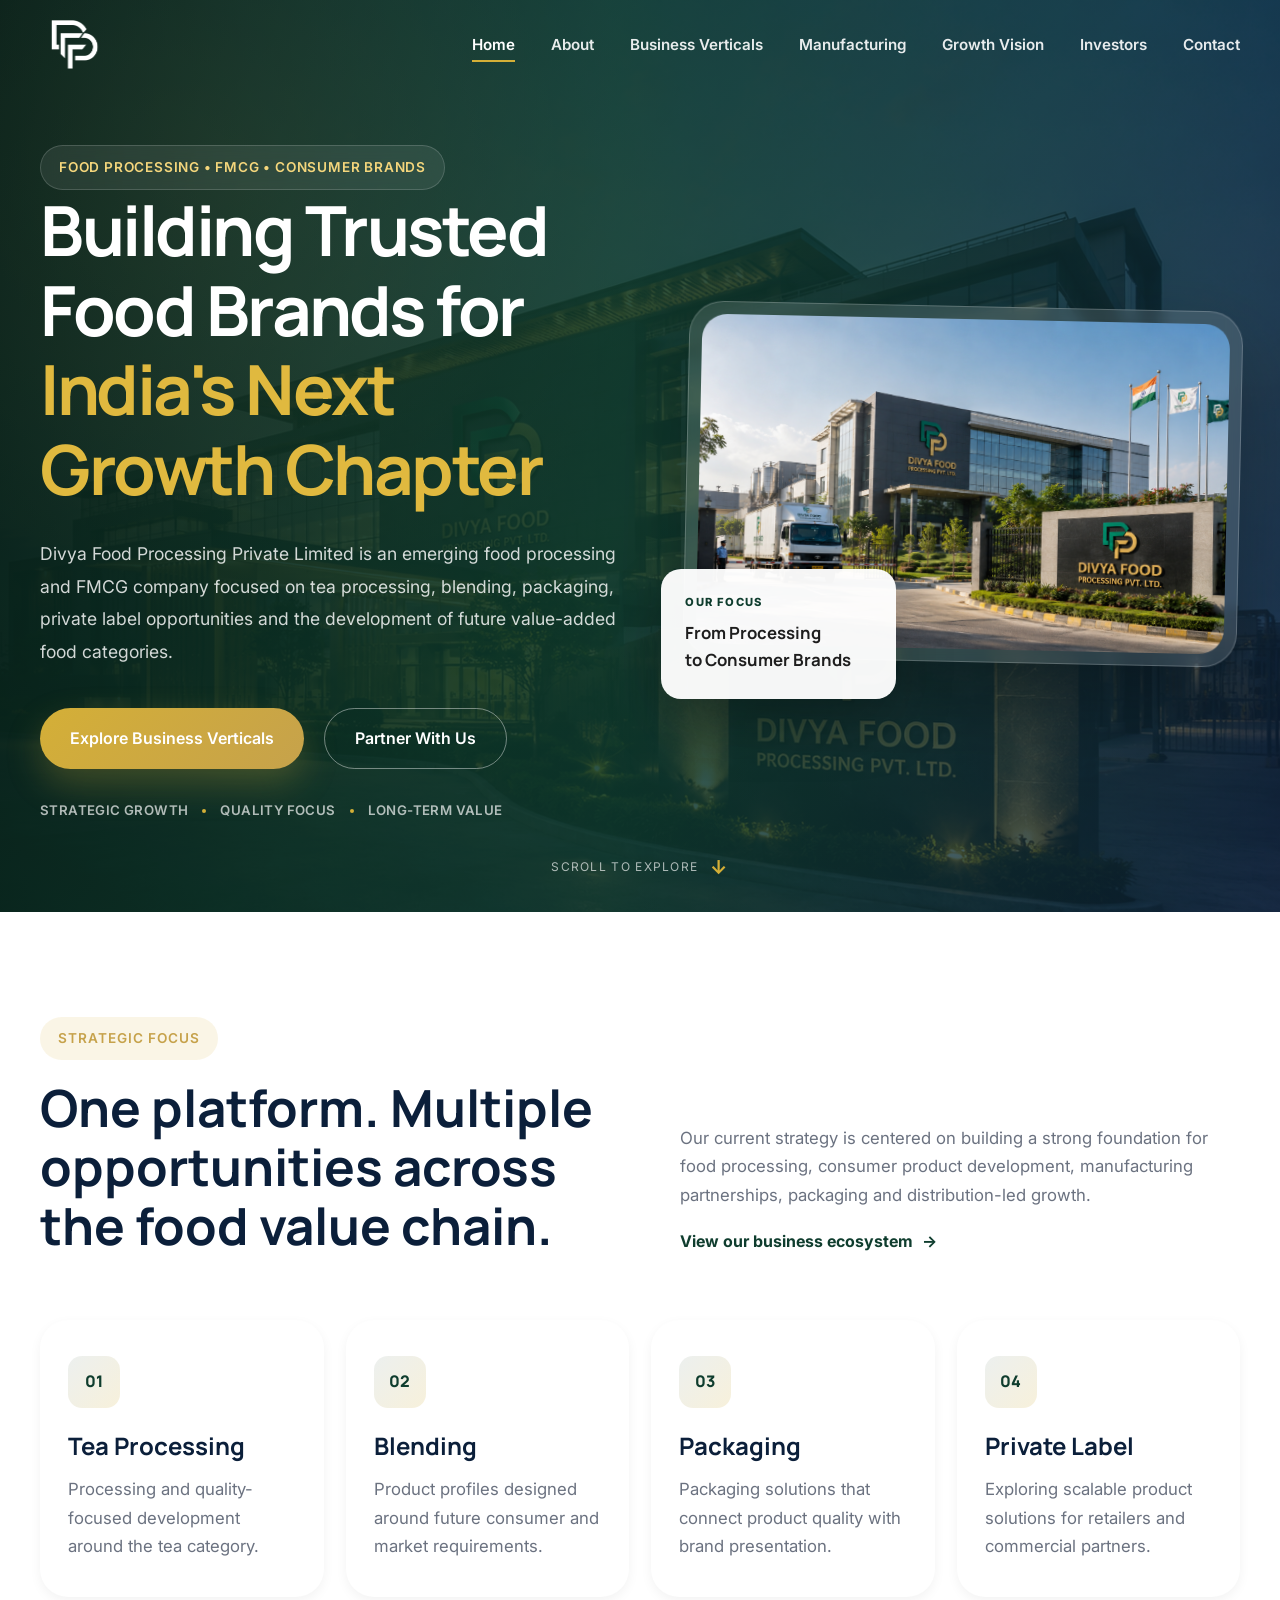
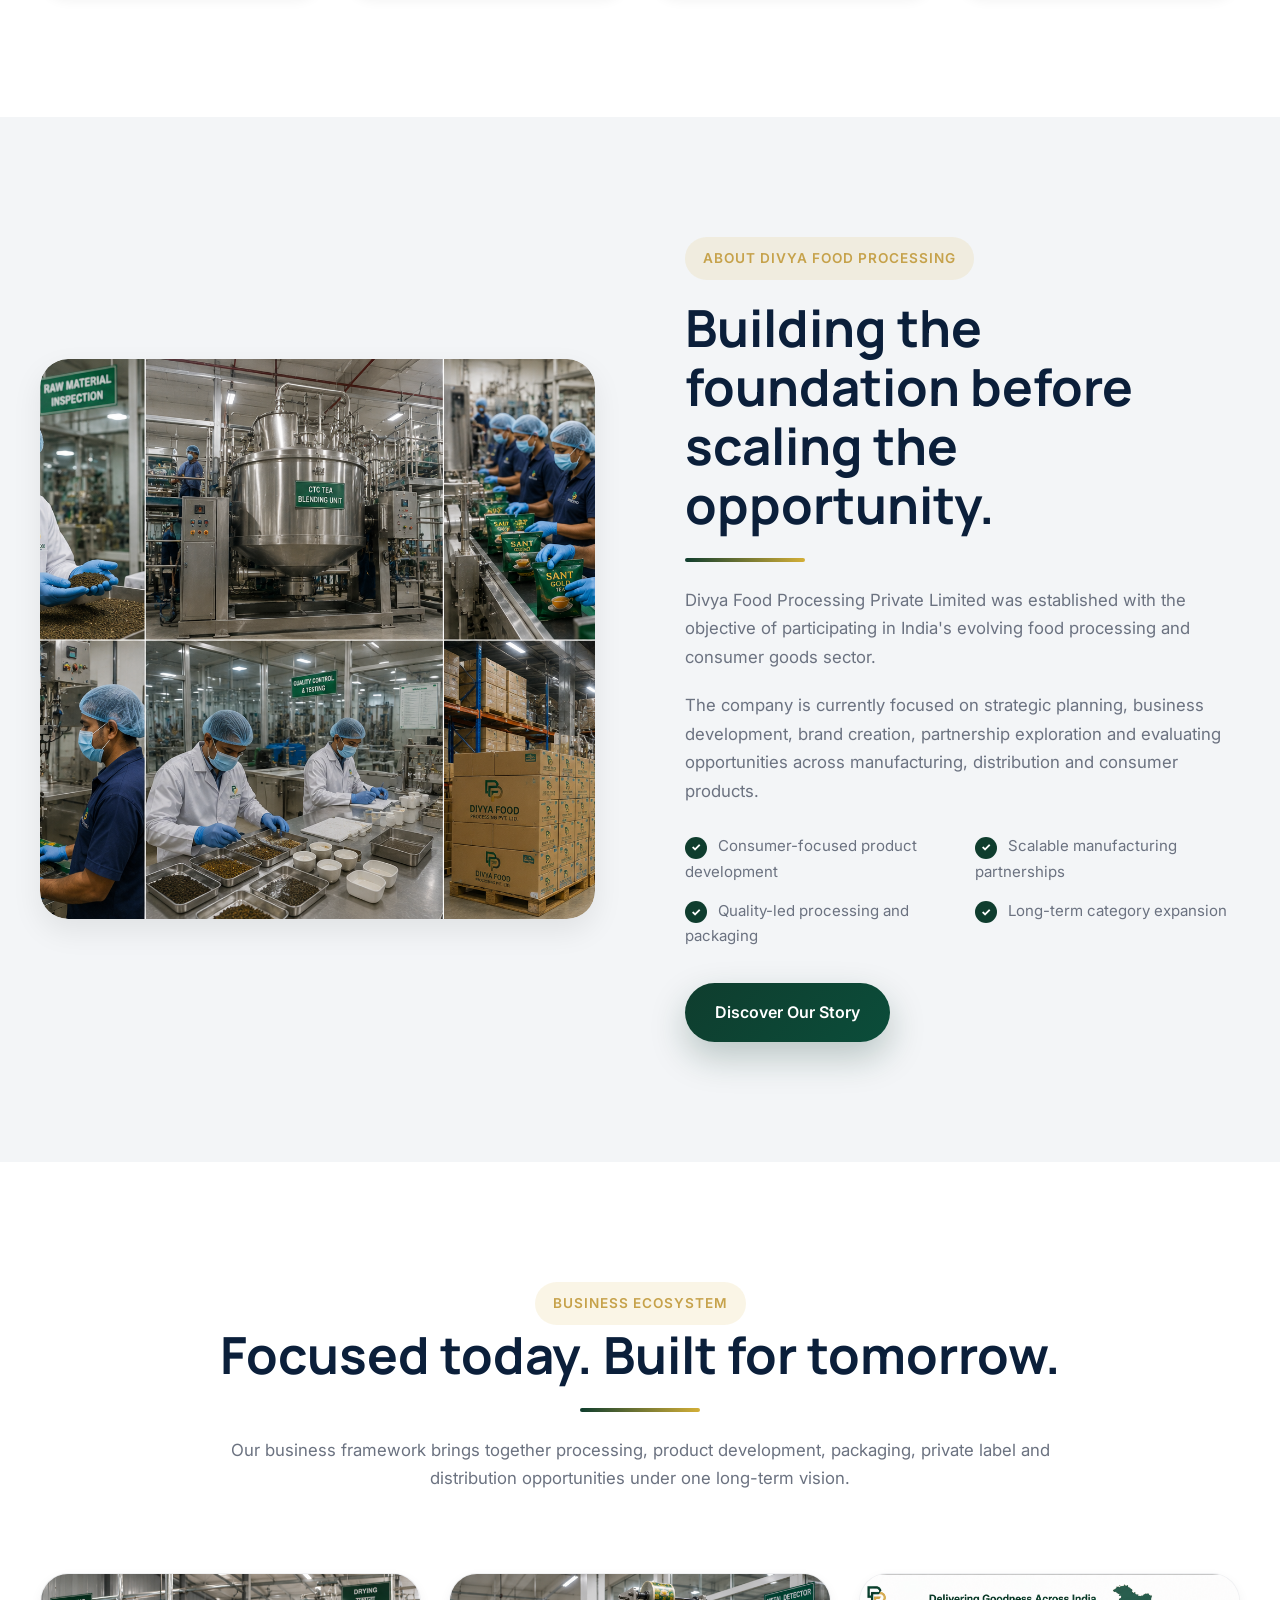
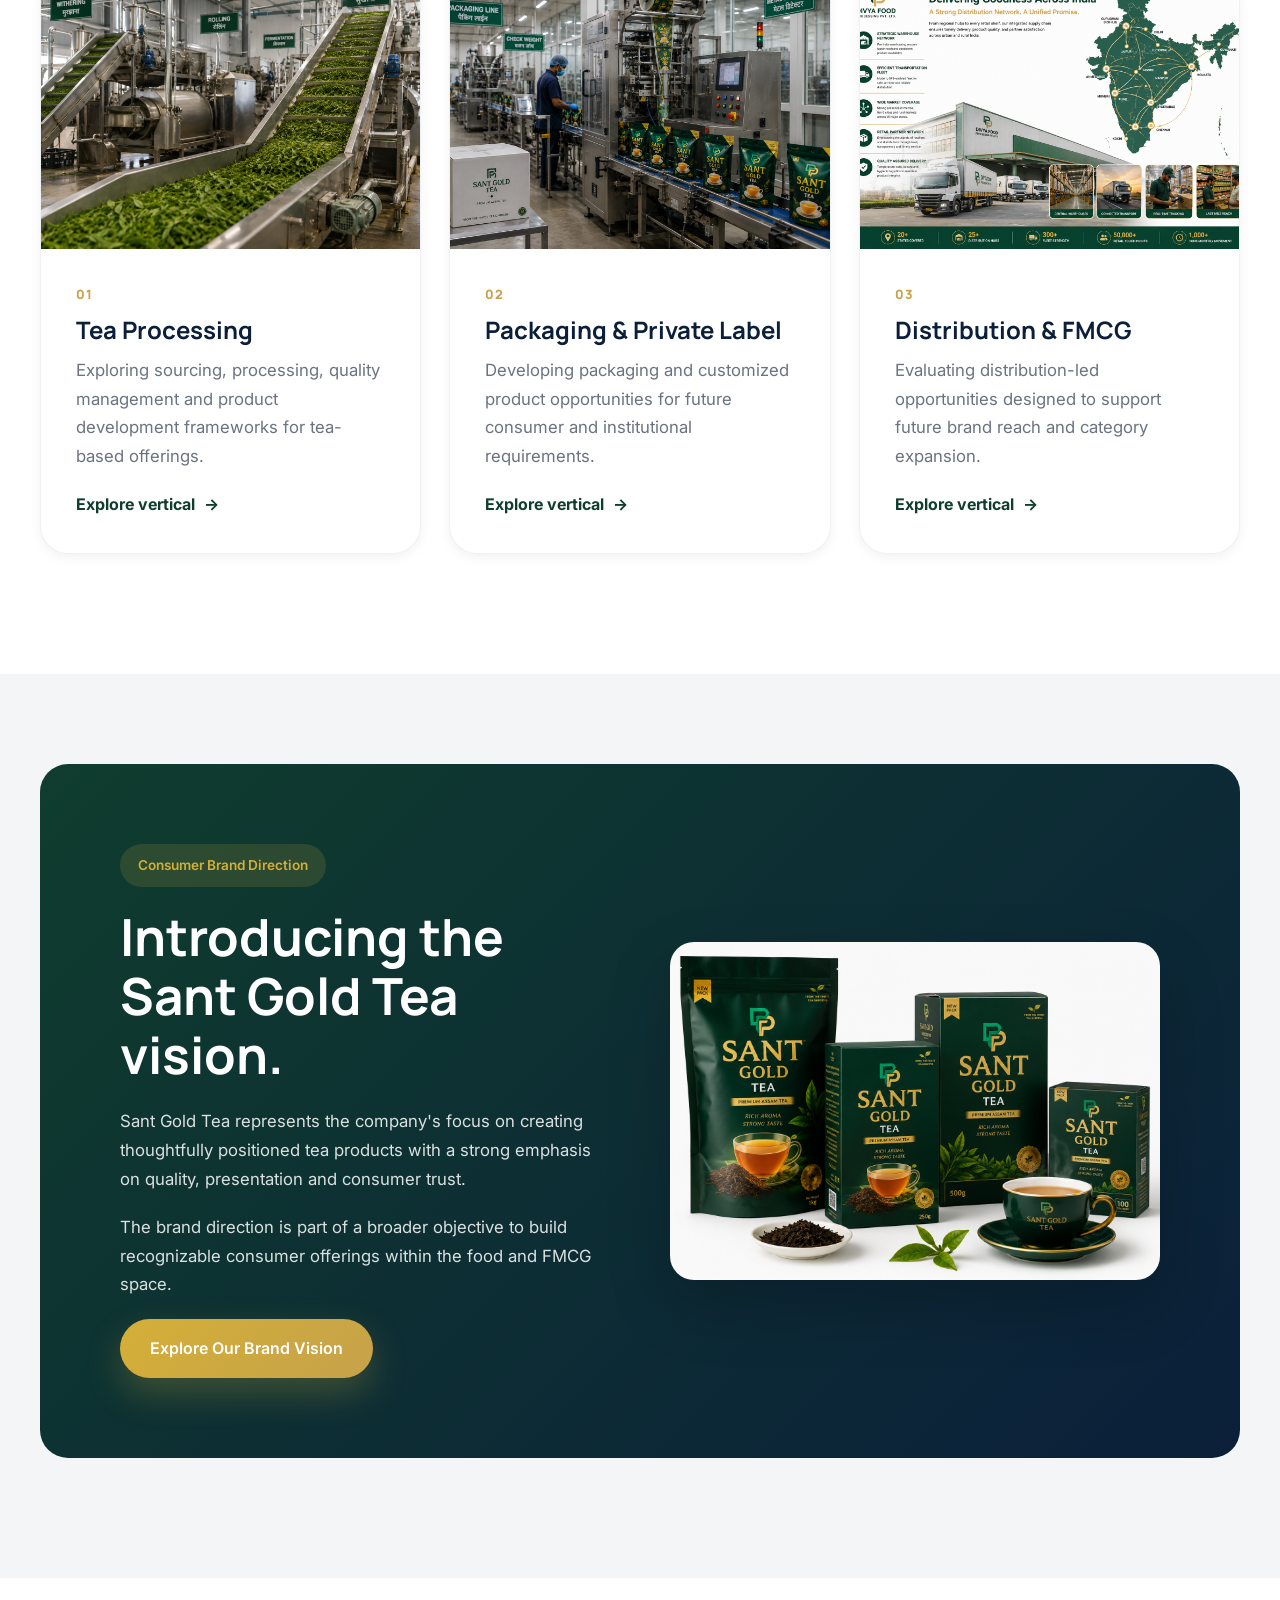
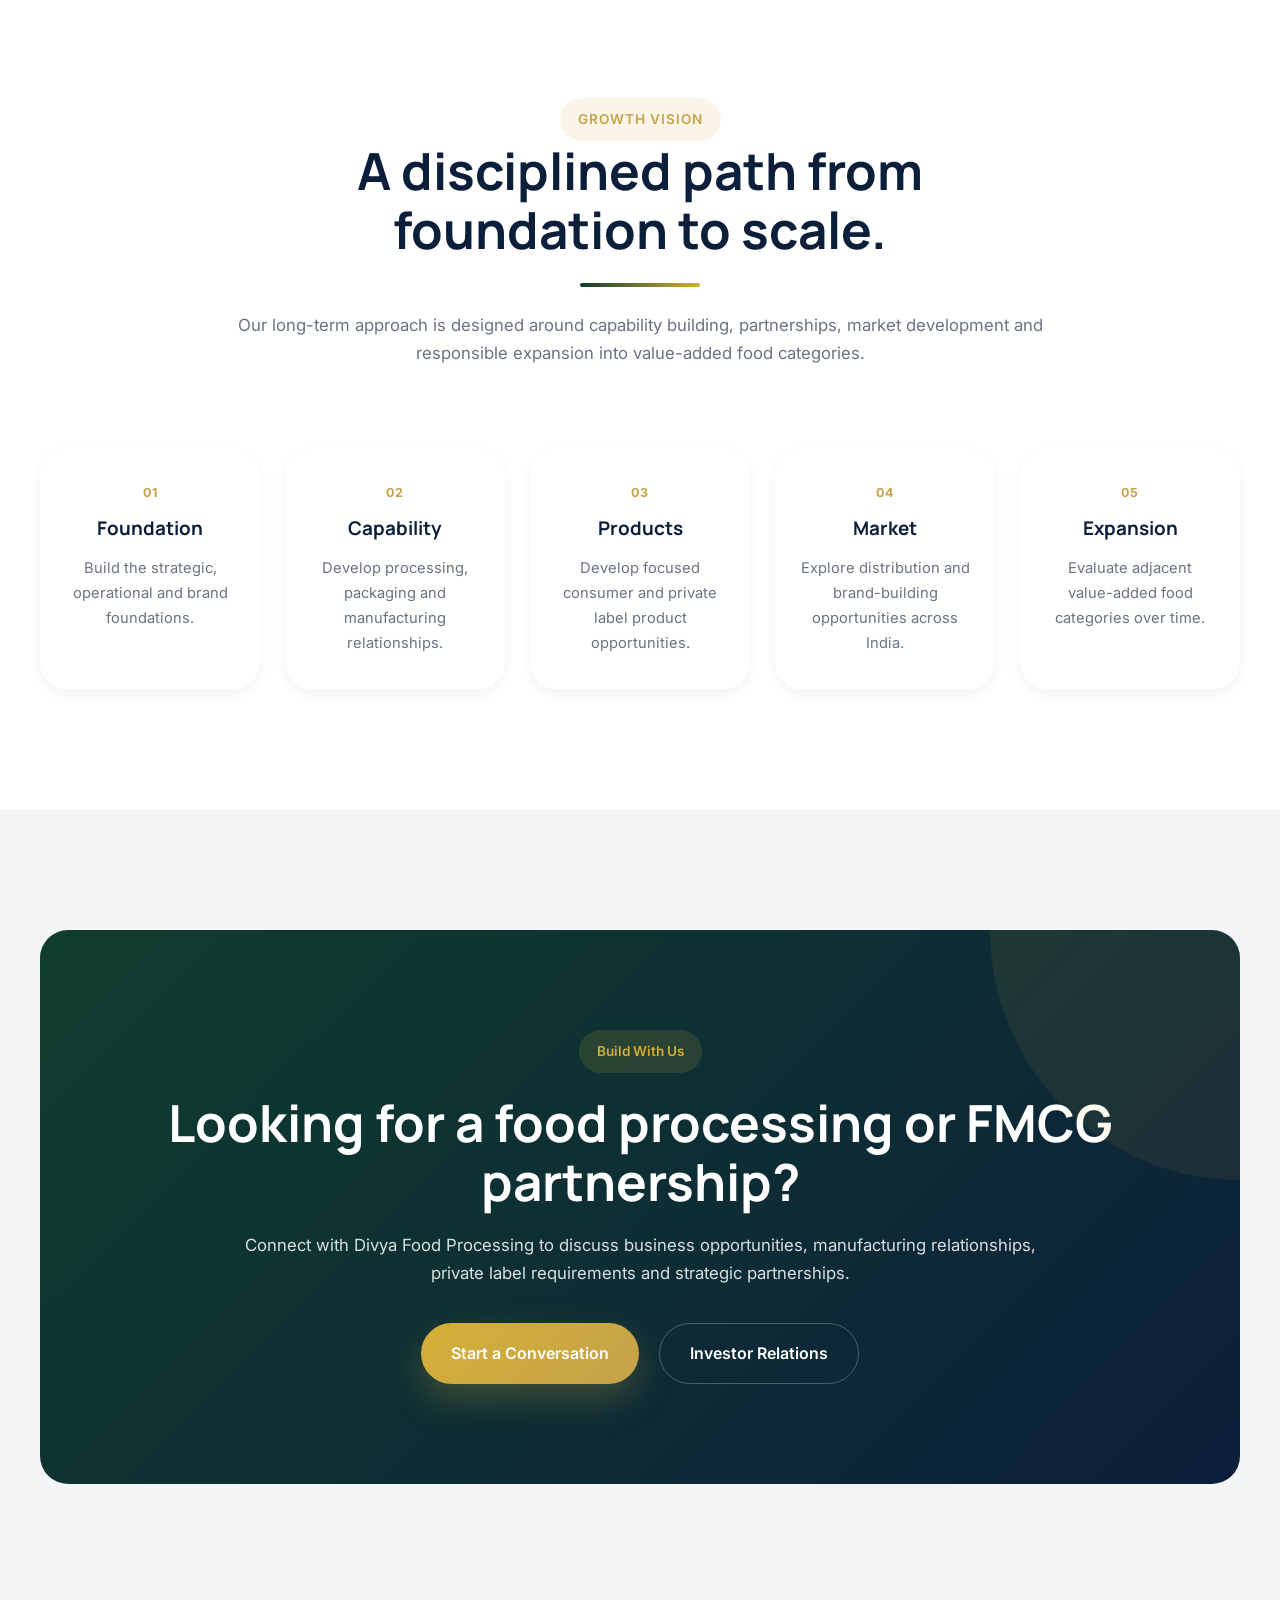
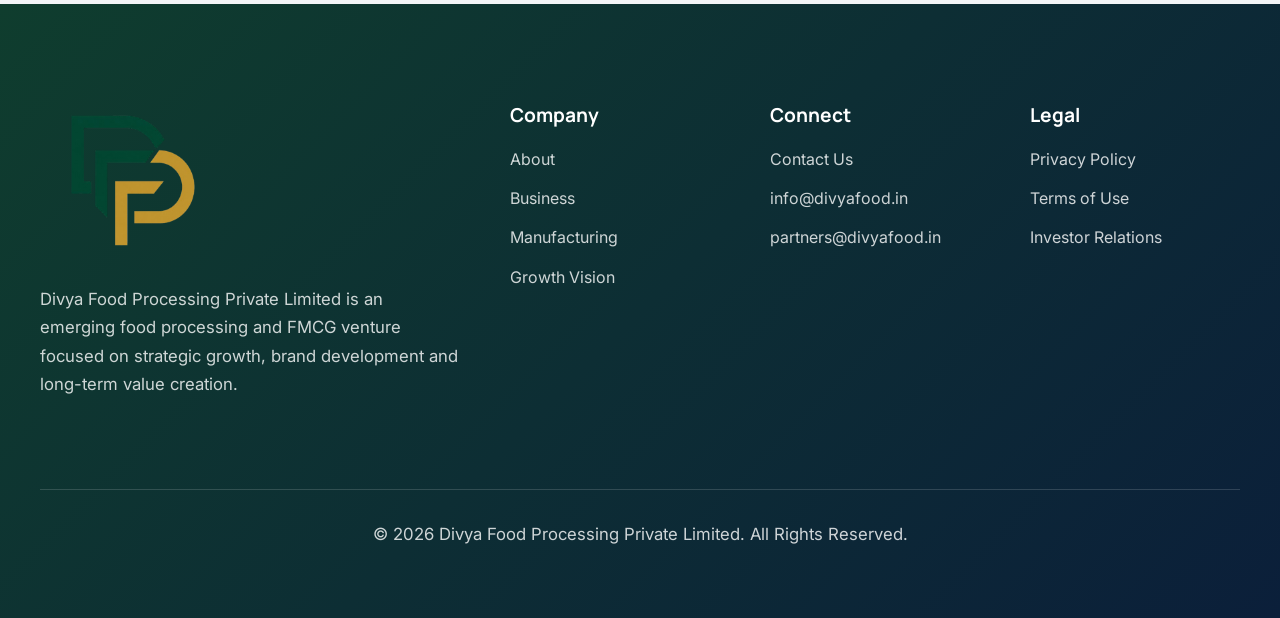
<file: index.html>
<!DOCTYPE html>
<html lang="en">
<head>

    <meta charset="UTF-8">
    <meta name="viewport" content="width=device-width, initial-scale=1.0">

    <title>Divya Food Processing Private Limited | Food Processing & FMCG</title>

    <meta name="description"
        content="Divya Food Processing Private Limited is an emerging food processing and FMCG company focused on tea processing, blending, packaging, private label manufacturing and future consumer food categories.">

    <meta name="keywords"
        content="Divya Food Processing, food processing company India, FMCG company, tea processing, tea blending, private label manufacturing, food packaging">

    <meta name="author" content="Divya Food Processing Private Limited">
    <meta name="theme-color" content="#0F3D2E">

    <link rel="preconnect" href="https://fonts.googleapis.com">
    <link rel="preconnect" href="https://fonts.gstatic.com" crossorigin>

    <link href="https://fonts.googleapis.com/css2?family=Inter:wght@400;500;600;700&family=Manrope:wght@500;600;700;800&display=swap" rel="stylesheet">

    <link rel="stylesheet" href="css/style.css">
    <link rel="stylesheet" href="css/components.css">
    <link rel="stylesheet" href="css/animations.css">

    <link rel="icon" href="assets/logos/DFP-logocl-removebg-preview.png">
    <link rel="canonical" href="https://www.divyafood.in/">

    <meta property="og:title" content="Divya Food Processing Private Limited">
    <meta property="og:description" content="Building trusted food brands through processing, blending, packaging and scalable FMCG opportunities.">
    <meta property="og:type" content="website">
    <meta property="og:url" content="https://www.divyafood.in/">
    <meta property="og:image" content="https://www.divyafood.in/assets/images/hero-fmcg-evening.png">

</head>

<body>

    <!-- HEADER -->
    <header class="site-header home-header">

        <div class="container">

            <div class="navbar">

                <a href="index.html" class="logo" aria-label="Divya Food Processing home">
                    <img src="assets/logos/DFP-logocl-removebg-preview.png"
                        alt="Divya Food Processing Private Limited">
                </a>

                <button class="mobile-toggle" type="button"
                    aria-label="Open navigation" aria-expanded="false" aria-controls="primary-navigation">
                    <span></span><span></span><span></span>
                </button>

                <nav id="primary-navigation" aria-label="Primary Navigation">
                    <ul class="nav-menu">
                        <li><a href="index.html" class="active" aria-current="page">Home</a></li>
                        <li><a href="about.html">About</a></li>
                        <li><a href="business-verticals.html">Business Verticals</a></li>
                        <li><a href="manufacturing-quality.html">Manufacturing</a></li>
                        <li><a href="growth-vision.html">Growth Vision</a></li>
                        <li><a href="investor-relations.html">Investors</a></li>
                        <li><a href="contact.html">Contact</a></li>
                    </ul>
                </nav>

            </div>

        </div>

    </header>

    <main>

        <!-- HERO -->
        <section class="hero home-hero">

            <div class="home-hero-backdrop" aria-hidden="true"></div>

            <div class="container">

                <div class="hero-grid home-hero-grid">

                    <div class="hero-content reveal-left">

                        <span class="badge home-eyebrow">
                            Food Processing • FMCG • Consumer Brands
                        </span>

                        <h1>
                            Building Trusted Food Brands for
                            <span class="home-highlight">India's Next Growth Chapter</span>
                        </h1>

                        <p>
                            Divya Food Processing Private Limited is an emerging food processing
                            and FMCG company focused on tea processing, blending, packaging,
                            private label opportunities and the development of future value-added
                            food categories.
                        </p>

                        <div class="hero-buttons">
                            <a href="business-verticals.html" class="btn btn-gold">
                                Explore Business Verticals
                            </a>
                            <a href="contact.html" class="btn btn-outline">
                                Partner With Us
                            </a>
                        </div>

                        <div class="home-trust-line">
                            <span>Strategic Growth</span>
                            <i></i>
                            <span>Quality Focus</span>
                            <i></i>
                            <span>Long-Term Value</span>
                        </div>

                    </div>

                    <div class="hero-visual home-hero-visual reveal-right">

                        <div class="home-hero-image-wrap">
                            <img src="assets/images/hero-fmcg-evening.png"
                                alt="Divya Food Processing corporate facility concept"
                                loading="eager" fetchpriority="high">
                        </div>

                        <div class="home-hero-float-card">
                            <span class="home-card-kicker">OUR FOCUS</span>
                            <strong>From Processing<br>to Consumer Brands</strong>
                        </div>

                    </div>

                </div>

            </div>

            <a href="#overview" class="home-scroll" aria-label="Scroll to company overview">
                <span>Scroll to explore</span>
                <b>↓</b>
            </a>

        </section>

        <!-- STRATEGIC FOCUS -->
        <section class="section-light home-focus-section">

            <div class="container">

                <div class="home-focus-grid reveal">

                    <div>
                        <span class="badge">Strategic Focus</span>
                        <h2>One platform. Multiple opportunities across the food value chain.</h2>
                    </div>

                    <div>
                        <p>
                            Our current strategy is centered on building a strong foundation for
                            food processing, consumer product development, manufacturing partnerships,
                            packaging and distribution-led growth.
                        </p>
                        <a href="business-verticals.html" class="text-link">
                            View our business ecosystem <span>→</span>
                        </a>
                    </div>

                </div>

                <div class="grid-4 home-focus-cards">

                    <div class="feature-card reveal">
                        <div class="feature-icon home-feature-icon">01</div>
                        <h3>Tea Processing</h3>
                        <p>Processing and quality-focused development around the tea category.</p>
                    </div>

                    <div class="feature-card reveal">
                        <div class="feature-icon home-feature-icon">02</div>
                        <h3>Blending</h3>
                        <p>Product profiles designed around future consumer and market requirements.</p>
                    </div>

                    <div class="feature-card reveal">
                        <div class="feature-icon home-feature-icon">03</div>
                        <h3>Packaging</h3>
                        <p>Packaging solutions that connect product quality with brand presentation.</p>
                    </div>

                    <div class="feature-card reveal">
                        <div class="feature-icon home-feature-icon">04</div>
                        <h3>Private Label</h3>
                        <p>Exploring scalable product solutions for retailers and commercial partners.</p>
                    </div>

                </div>

            </div>

        </section>

        <!-- COMPANY OVERVIEW -->
        <section id="overview" class="section-soft">

            <div class="container">

                <div class="split-section home-overview">

                    <div class="reveal-left">
                        <div class="image-card home-overview-image">
                            <img src="assets/images/company-overview.png"
                                alt="Food processing and packaging operations concept"
                                loading="lazy">
                        </div>
                    </div>

                    <div class="reveal-right">
                        <span class="badge">About Divya Food Processing</span>
                        <h2>Building the foundation before scaling the opportunity.</h2>
                        <div class="divider" style="margin-left:0;"></div>

                        <p>
                            Divya Food Processing Private Limited was established with the objective
                            of participating in India's evolving food processing and consumer goods sector.
                        </p>

                        <p>
                            The company is currently focused on strategic planning, business development,
                            brand creation, partnership exploration and evaluating opportunities across
                            manufacturing, distribution and consumer products.
                        </p>

                        <div class="home-check-list">
                            <div><span>✓</span> Consumer-focused product development</div>
                            <div><span>✓</span> Scalable manufacturing partnerships</div>
                            <div><span>✓</span> Quality-led processing and packaging</div>
                            <div><span>✓</span> Long-term category expansion</div>
                        </div>

                        <a href="about.html" class="btn btn-primary">Discover Our Story</a>
                    </div>

                </div>

            </div>

        </section>

        <!-- BUSINESS VERTICALS -->
        <section class="section-light">

            <div class="container">

                <div class="section-title reveal">
                    <span class="badge">Business Ecosystem</span>
                    <h2>Focused today. Built for tomorrow.</h2>
                    <div class="divider"></div>
                    <p>
                        Our business framework brings together processing, product development,
                        packaging, private label and distribution opportunities under one long-term vision.
                    </p>
                </div>

                <div class="grid-3 home-vertical-grid">

                    <article class="vertical-card reveal">
                        <img src="assets/images/tea-processing1.png" alt="Tea processing" loading="lazy">
                        <div class="vertical-card-content">
                            <span class="home-card-number">01</span>
                            <h3>Tea Processing</h3>
                            <p>Exploring sourcing, processing, quality management and product development frameworks for tea-based offerings.</p>
                            <a href="business-verticals.html" class="text-link">Explore vertical <span>→</span></a>
                        </div>
                    </article>

                    <article class="vertical-card reveal">
                        <img src="assets/images/packaging-solutions1.png" alt="Food packaging solutions" loading="lazy">
                        <div class="vertical-card-content">
                            <span class="home-card-number">02</span>
                            <h3>Packaging & Private Label</h3>
                            <p>Developing packaging and customized product opportunities for future consumer and institutional requirements.</p>
                            <a href="business-verticals.html" class="text-link">Explore vertical <span>→</span></a>
                        </div>
                    </article>

                    <article class="vertical-card reveal">
                        <img src="assets/images/distribution-fmcg.png" alt="FMCG distribution network concept" loading="lazy">
                        <div class="vertical-card-content">
                            <span class="home-card-number">03</span>
                            <h3>Distribution & FMCG</h3>
                            <p>Evaluating distribution-led opportunities designed to support future brand reach and category expansion.</p>
                            <a href="business-verticals.html" class="text-link">Explore vertical <span>→</span></a>
                        </div>
                    </article>

                </div>

            </div>

        </section>

        <!-- SANT GOLD -->
        <section class="section-soft home-brand-section">

            <div class="container">

                <div class="brand-showcase reveal-scale">

                    <div class="brand-showcase-grid">

                        <div>
                            <span class="brand-tag">Consumer Brand Direction</span>
                            <h2>Introducing the Sant Gold Tea vision.</h2>
                            <p>
                                Sant Gold Tea represents the company's focus on creating thoughtfully
                                positioned tea products with a strong emphasis on quality, presentation
                                and consumer trust.
                            </p>
                            <p>
                                The brand direction is part of a broader objective to build recognizable
                                consumer offerings within the food and FMCG space.
                            </p>
                            <a href="business-verticals.html" class="btn btn-gold">Explore Our Brand Vision</a>
                        </div>

                        <div class="home-brand-image">
                            <img src="assets/images/sant-gold-tea.png"
                                alt="Sant Gold Tea product range concept"
                                loading="lazy">
                        </div>

                    </div>

                </div>

            </div>

        </section>

        <!-- GROWTH VISION -->
        <section class="section-light">

            <div class="container">

                <div class="section-title reveal">
                    <span class="badge">Growth Vision</span>
                    <h2>A disciplined path from foundation to scale.</h2>
                    <div class="divider"></div>
                    <p>
                        Our long-term approach is designed around capability building, partnerships,
                        market development and responsible expansion into value-added food categories.
                    </p>
                </div>

                <div class="roadmap home-roadmap">

                    <div class="roadmap-step reveal">
                        <div class="roadmap-phase">01</div>
                        <h3>Foundation</h3>
                        <p>Build the strategic, operational and brand foundations.</p>
                    </div>

                    <div class="roadmap-step reveal">
                        <div class="roadmap-phase">02</div>
                        <h3>Capability</h3>
                        <p>Develop processing, packaging and manufacturing relationships.</p>
                    </div>

                    <div class="roadmap-step reveal">
                        <div class="roadmap-phase">03</div>
                        <h3>Products</h3>
                        <p>Develop focused consumer and private label product opportunities.</p>
                    </div>

                    <div class="roadmap-step reveal">
                        <div class="roadmap-phase">04</div>
                        <h3>Market</h3>
                        <p>Explore distribution and brand-building opportunities across India.</p>
                    </div>

                    <div class="roadmap-step reveal">
                        <div class="roadmap-phase">05</div>
                        <h3>Expansion</h3>
                        <p>Evaluate adjacent value-added food categories over time.</p>
                    </div>

                </div>

            </div>

        </section>

        <!-- CTA -->
        <section class="section-soft">
            <div class="container">
                <div class="corporate-cta home-final-cta reveal">
                    <span class="brand-tag">Build With Us</span>
                    <h2>Looking for a food processing or FMCG partnership?</h2>
                    <p>
                        Connect with Divya Food Processing to discuss business opportunities,
                        manufacturing relationships, private label requirements and strategic partnerships.
                    </p>
                    <div class="hero-buttons">
                        <a href="contact.html" class="btn btn-gold">Start a Conversation</a>
                        <a href="investor-relations.html" class="btn btn-outline">Investor Relations</a>
                    </div>
                </div>
            </div>
        </section>

    </main>

    <!-- FOOTER -->
    <footer class="site-footer">

        <div class="container">

            <div class="footer-grid">

                <div>
                    <img class="footer-logo"
                        src="assets/logos/DFP-logocl-removebg-preview.png"
                        alt="Divya Food Processing">
                    <p>
                        Divya Food Processing Private Limited is an emerging food processing
                        and FMCG venture focused on strategic growth, brand development and
                        long-term value creation.
                    </p>
                </div>

                <div>
                    <h4>Company</h4>
                    <div class="footer-links">
                        <a href="about.html">About</a>
                        <a href="business-verticals.html">Business</a>
                        <a href="manufacturing-quality.html">Manufacturing</a>
                        <a href="growth-vision.html">Growth Vision</a>
                    </div>
                </div>

                <div>
                    <h4>Connect</h4>
                    <div class="footer-links">
                        <a href="contact.html">Contact Us</a>
                        <a href="mailto:info@divyafood.in">info@divyafood.in</a>
                        <a href="mailto:partners@divyafood.in">partners@divyafood.in</a>
                    </div>
                </div>

                <div>
                    <h4>Legal</h4>
                    <div class="footer-links">
                        <a href="privacy-policy.html">Privacy Policy</a>
                        <a href="terms-of-use.html">Terms of Use</a>
                        <a href="investor-relations.html">Investor Relations</a>
                    </div>
                </div>

            </div>

            <div class="footer-bottom">
                <p>© 2026 Divya Food Processing Private Limited. All Rights Reserved.</p>
            </div>

        </div>

    </footer>

    <script src="js/main.js"></script>
    <script src="js/animations.js"></script>

</body>
</html>
</file>
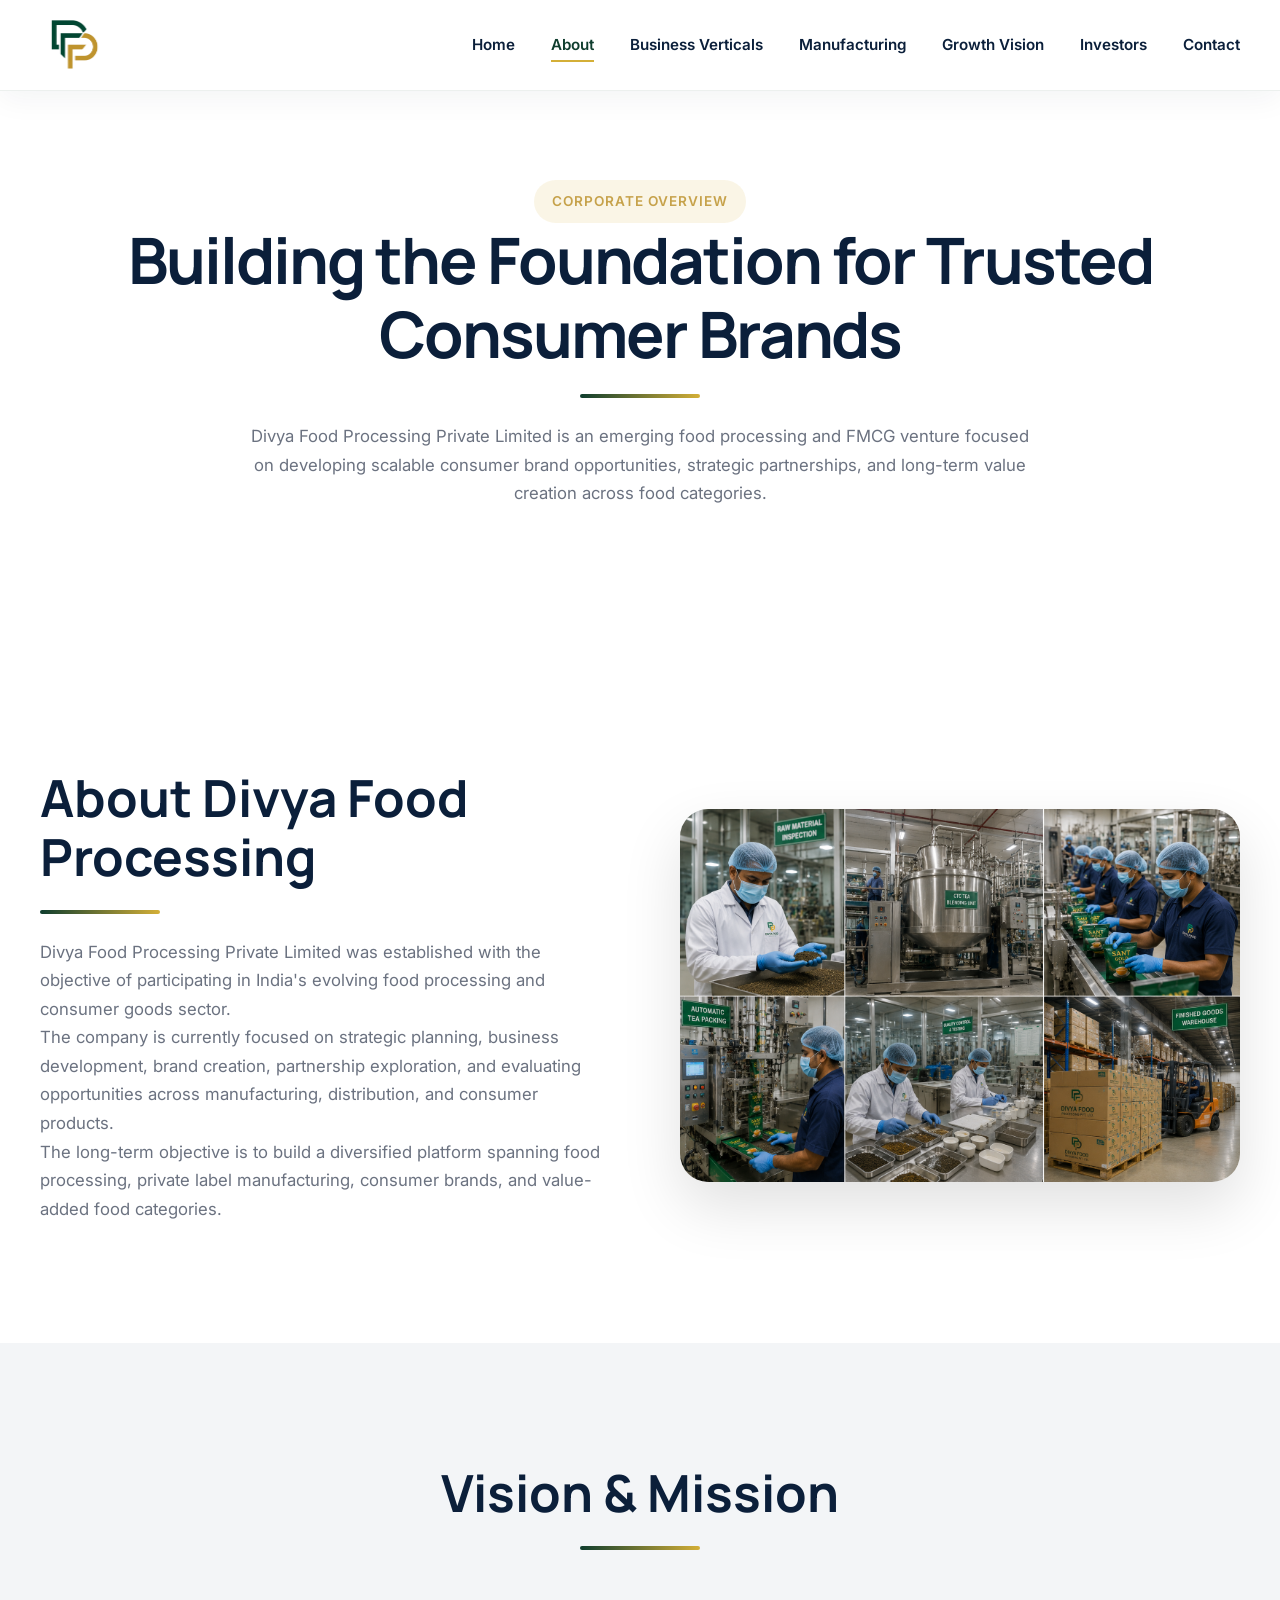
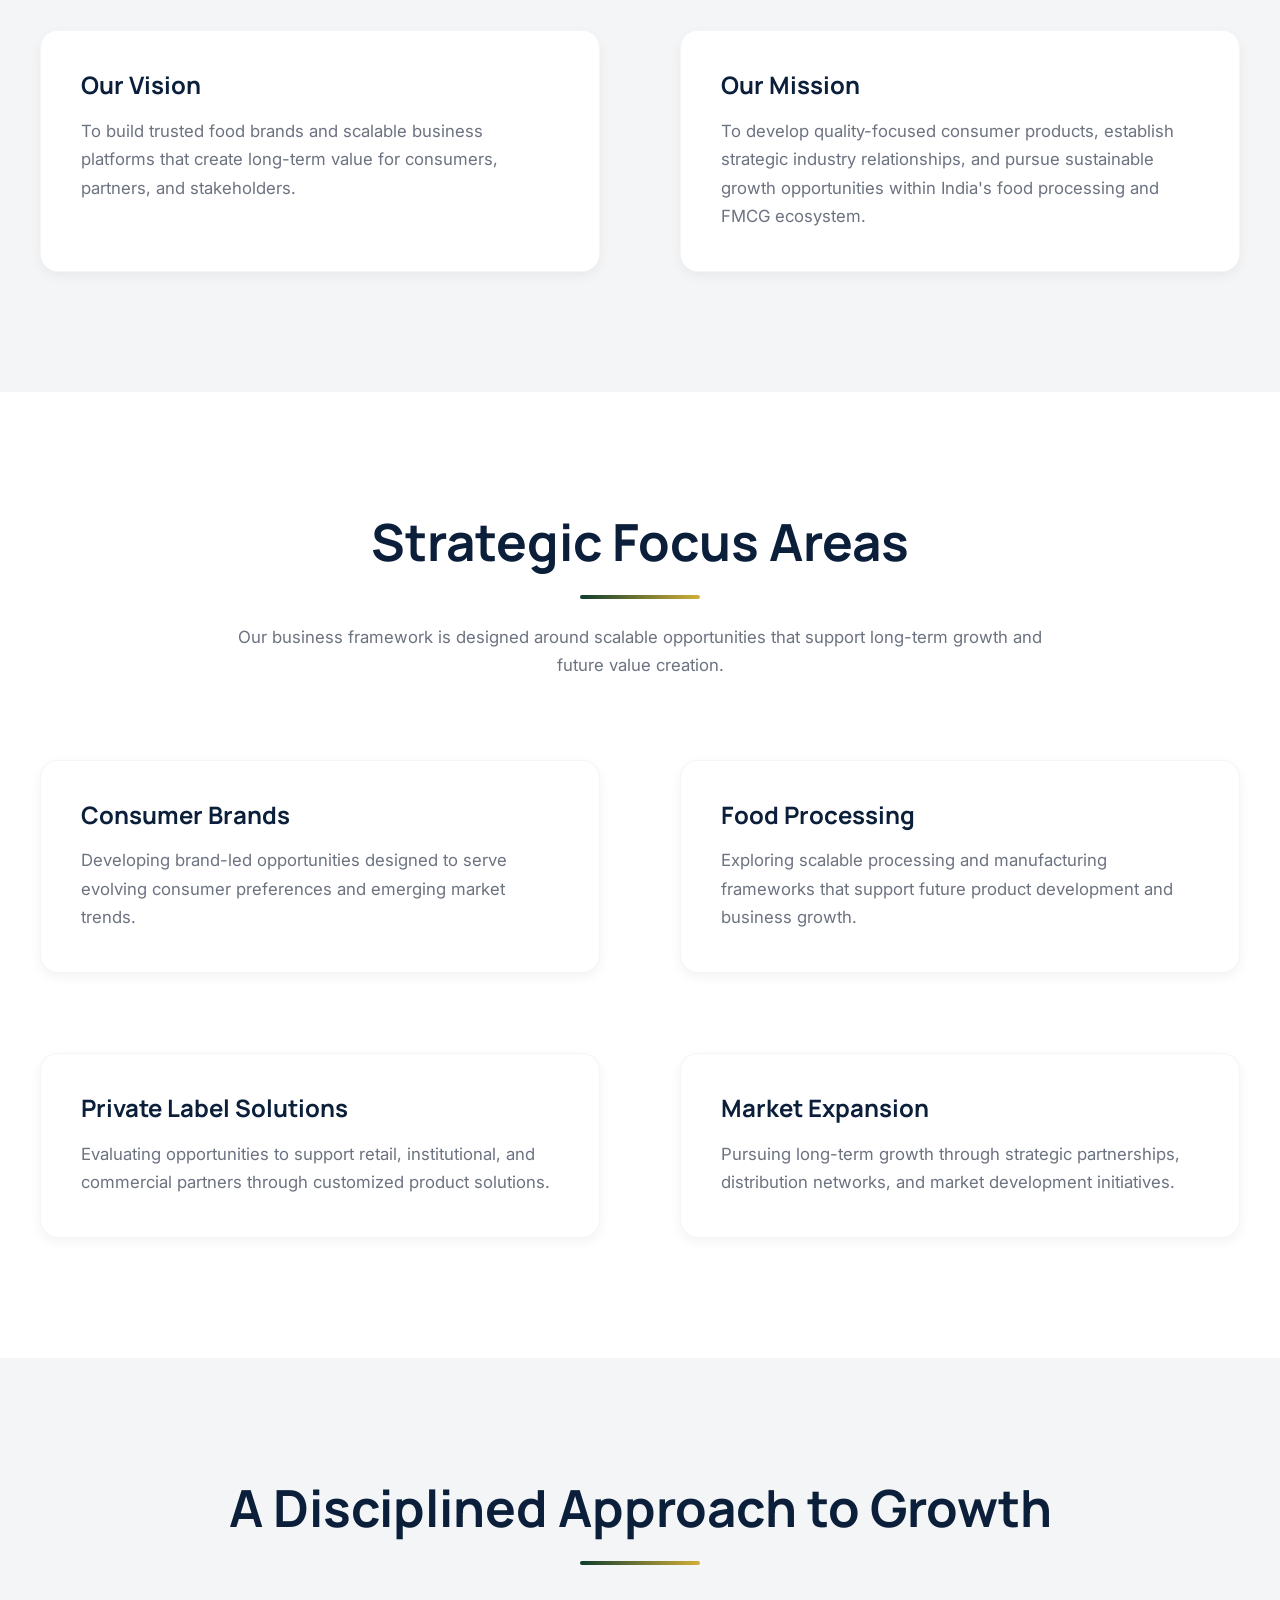
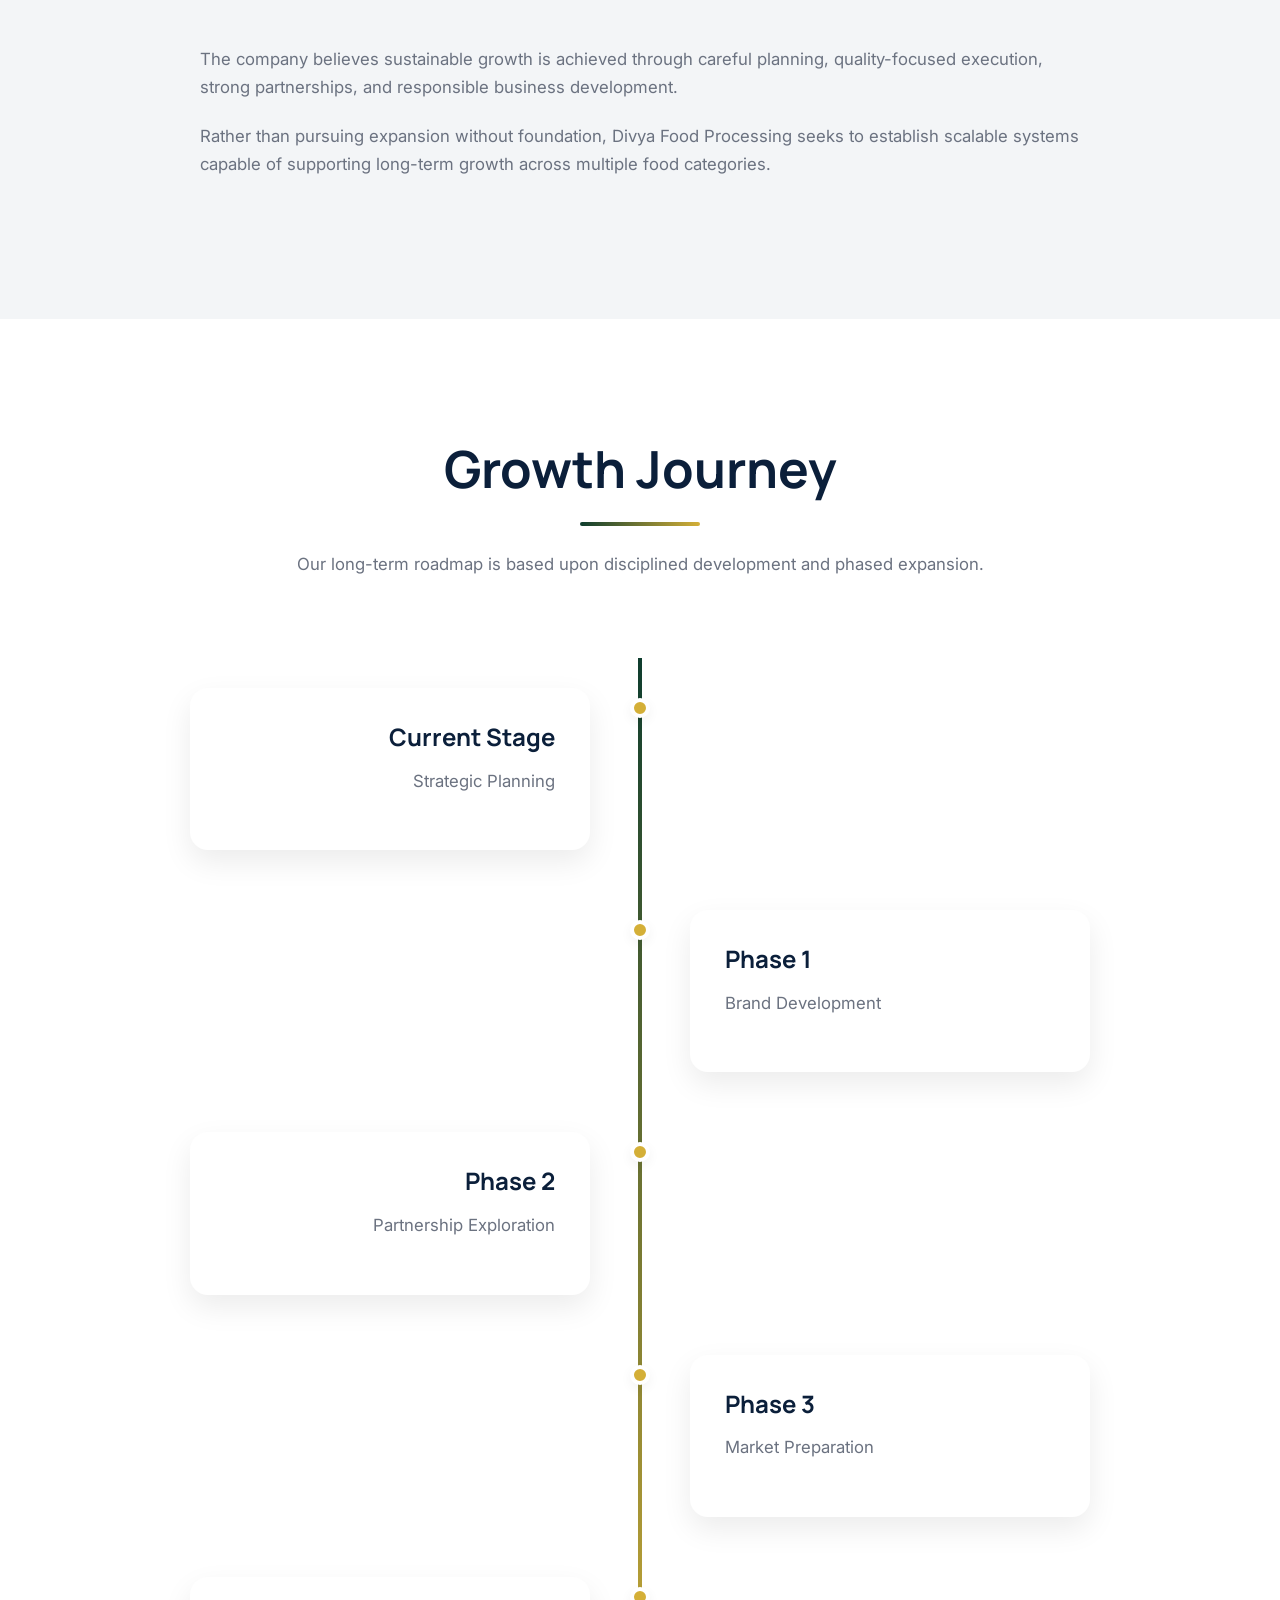
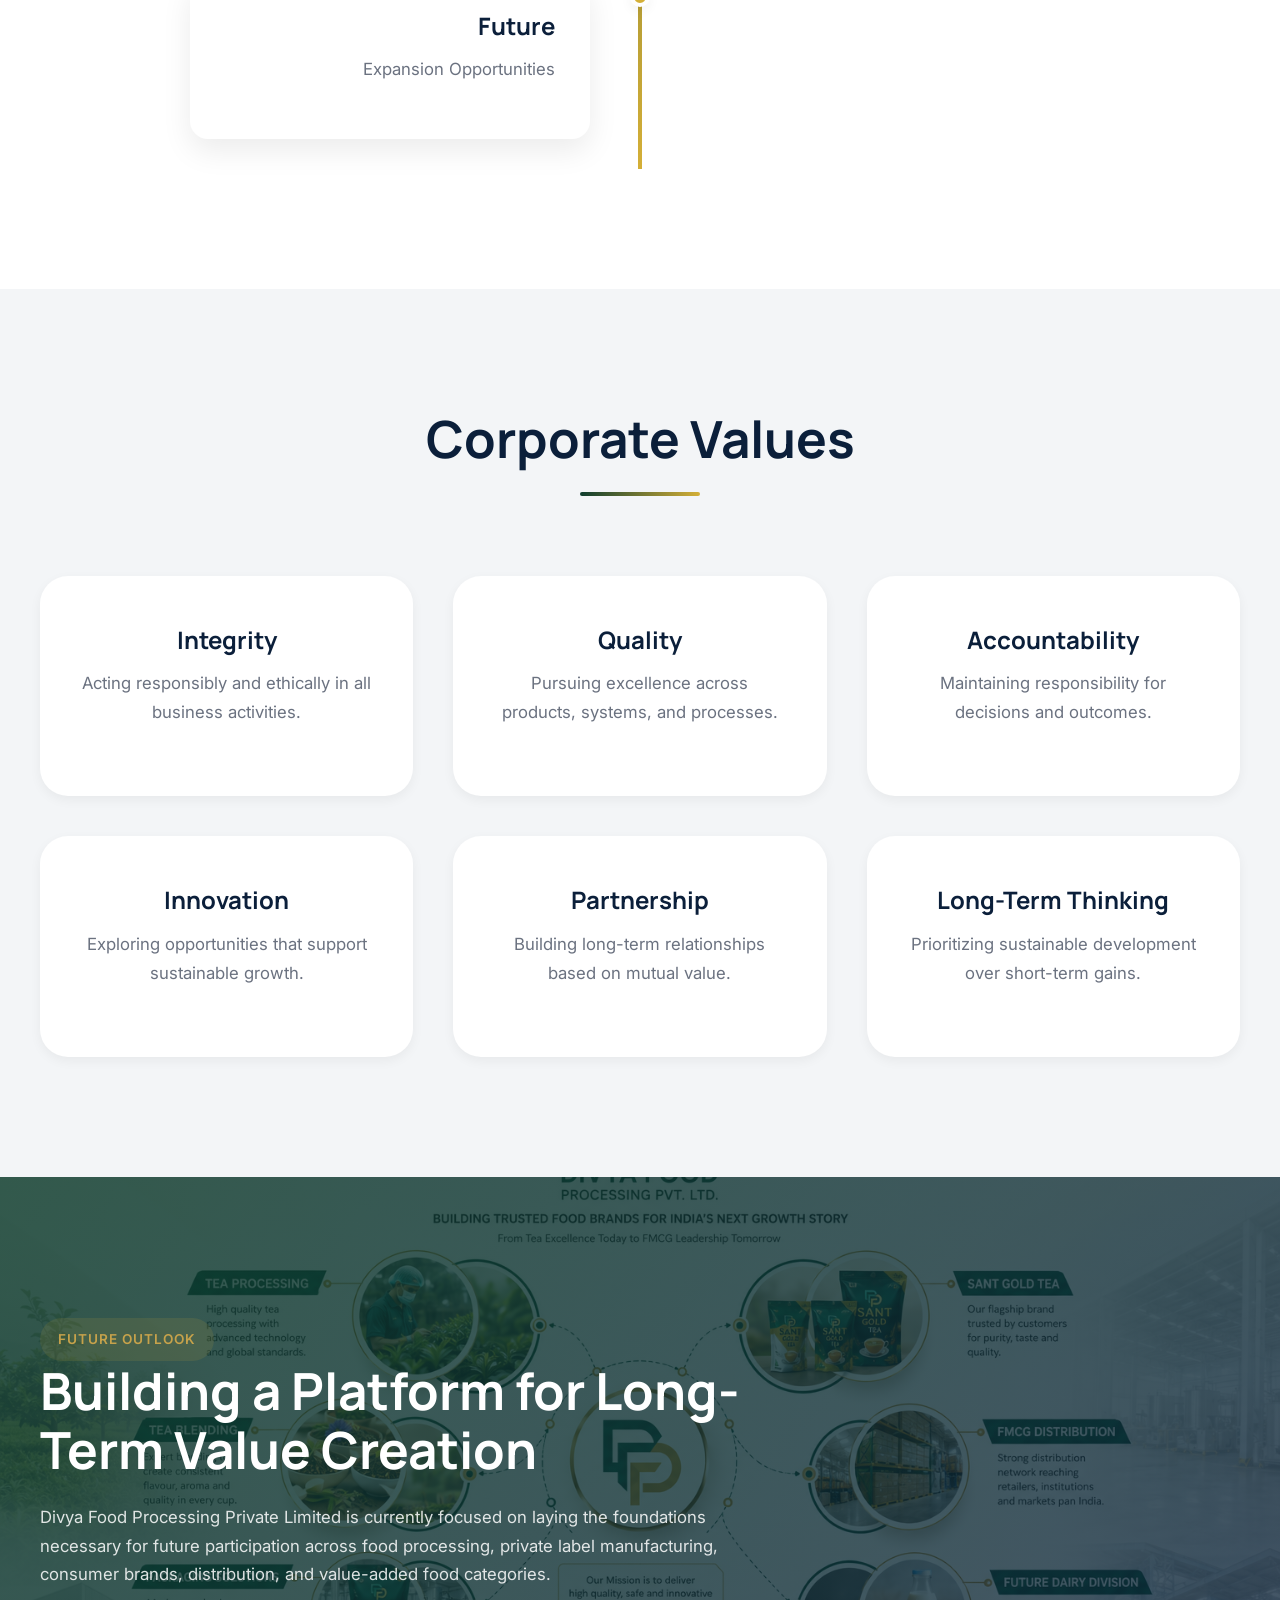
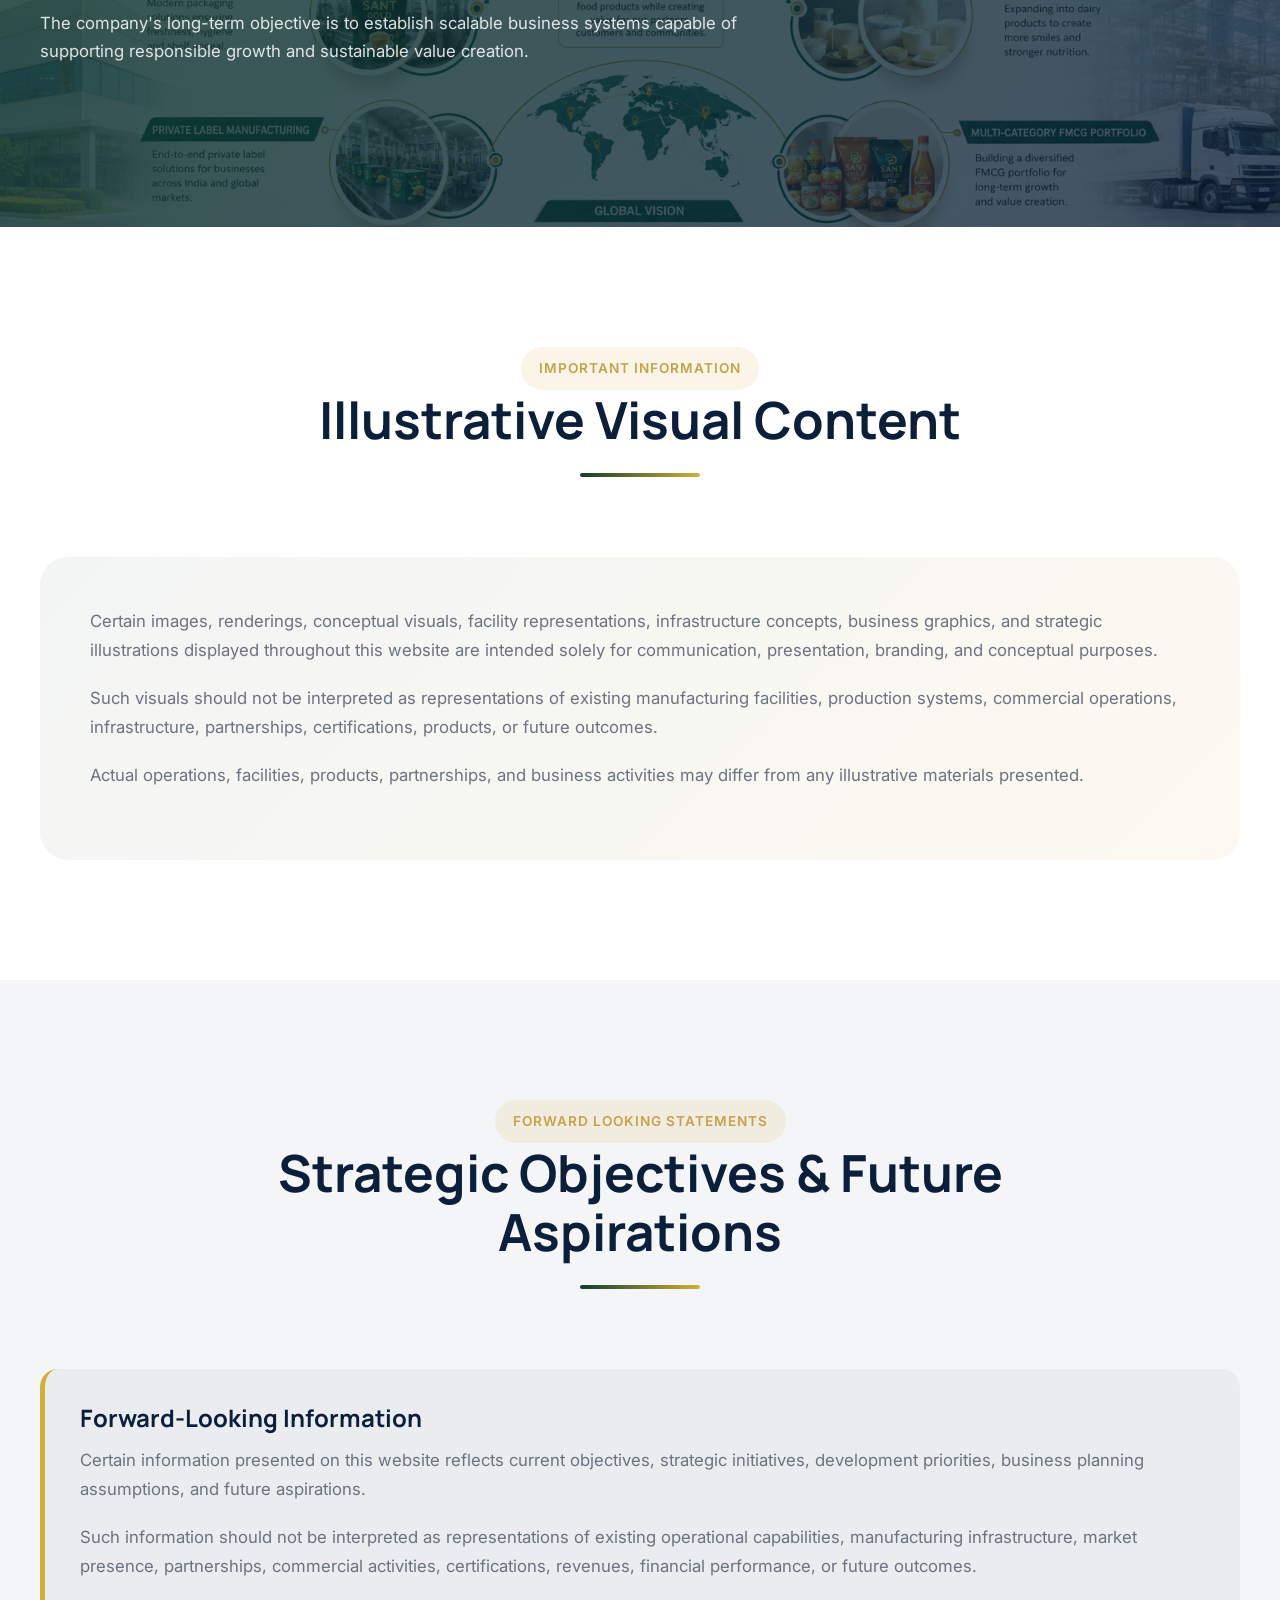
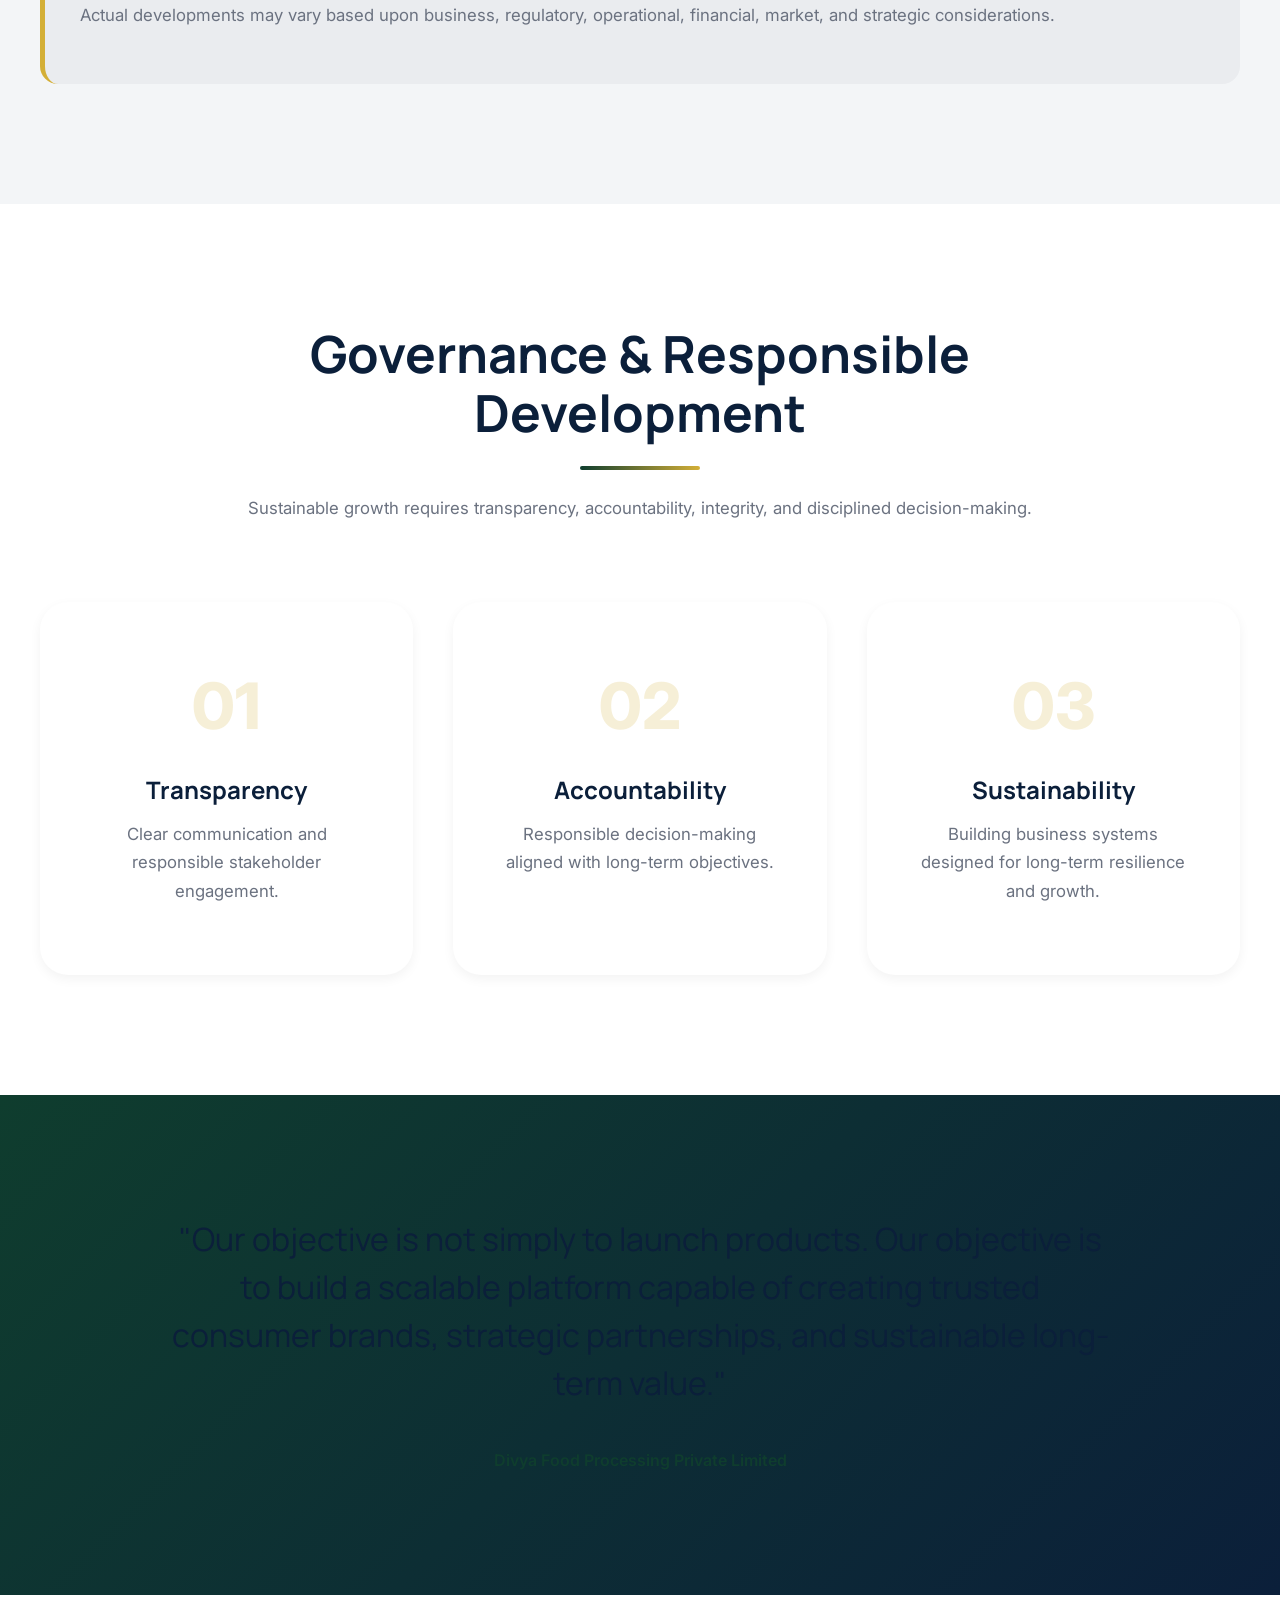
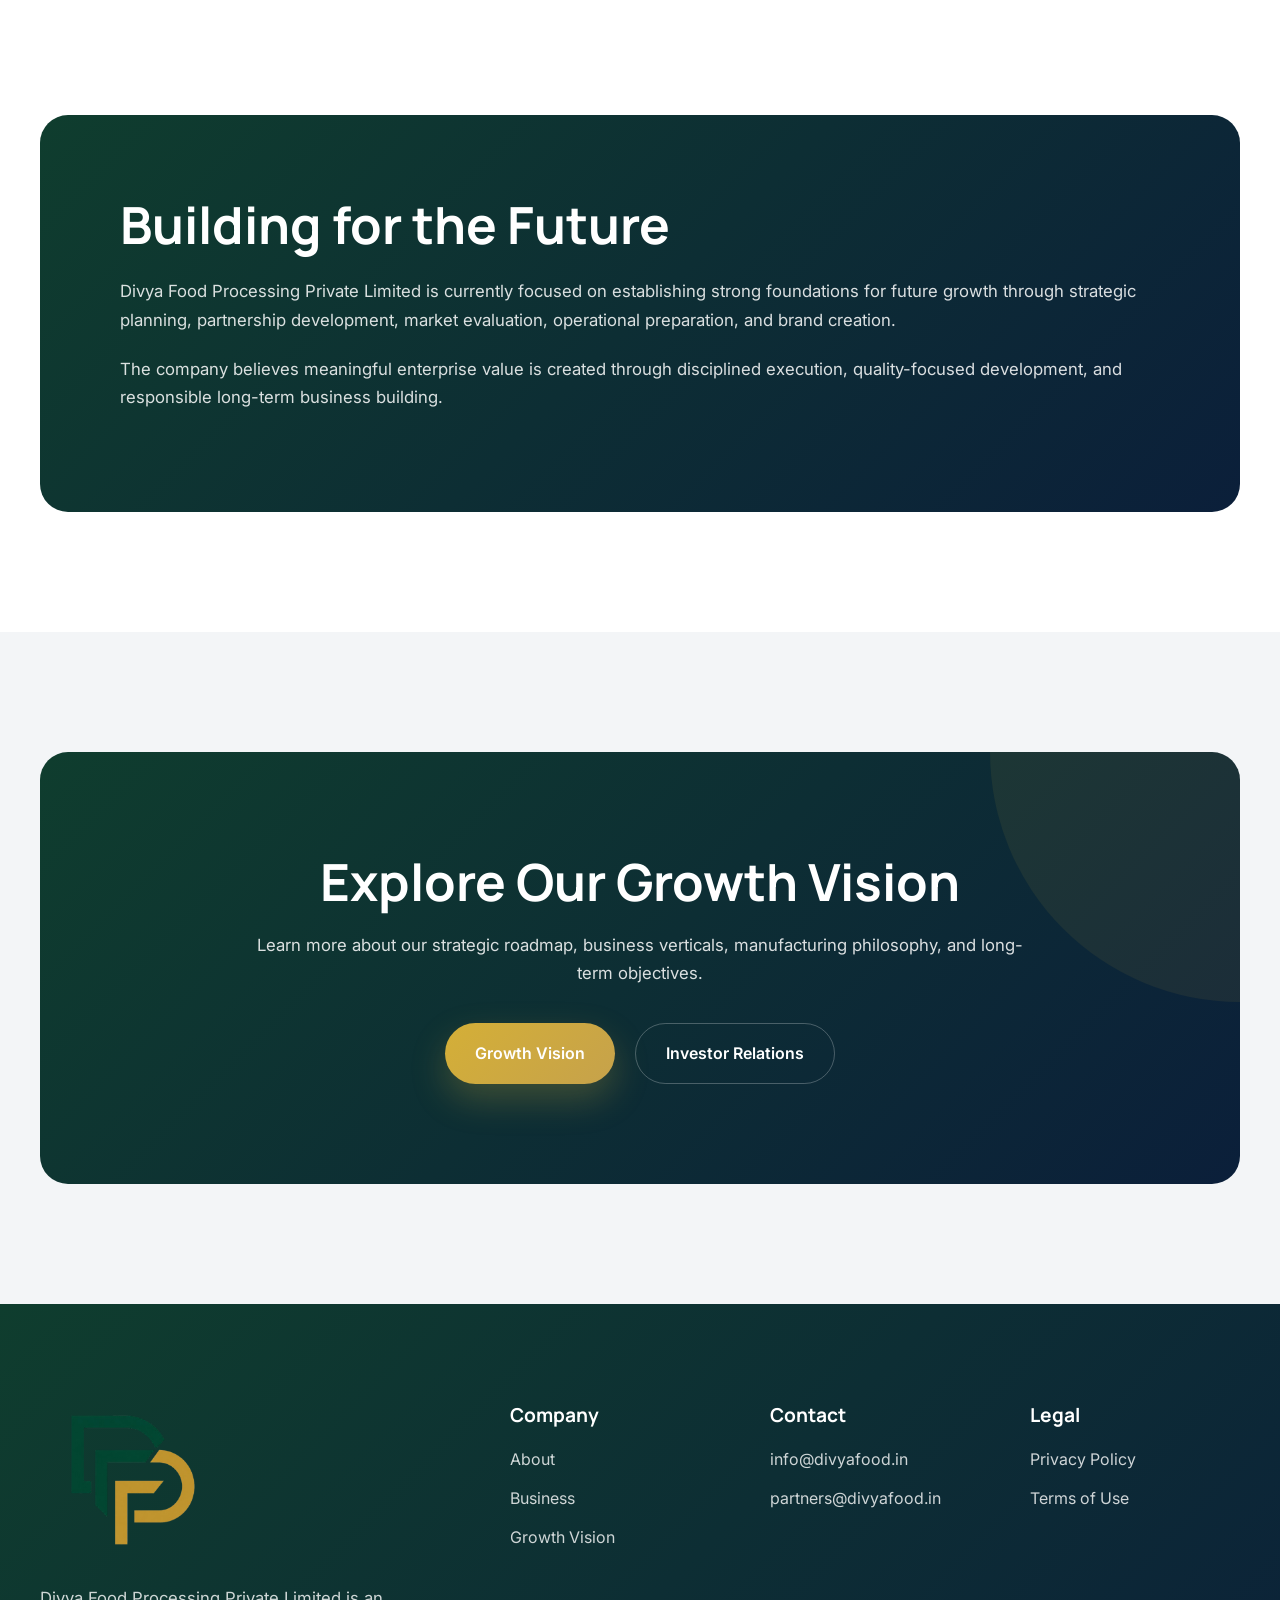
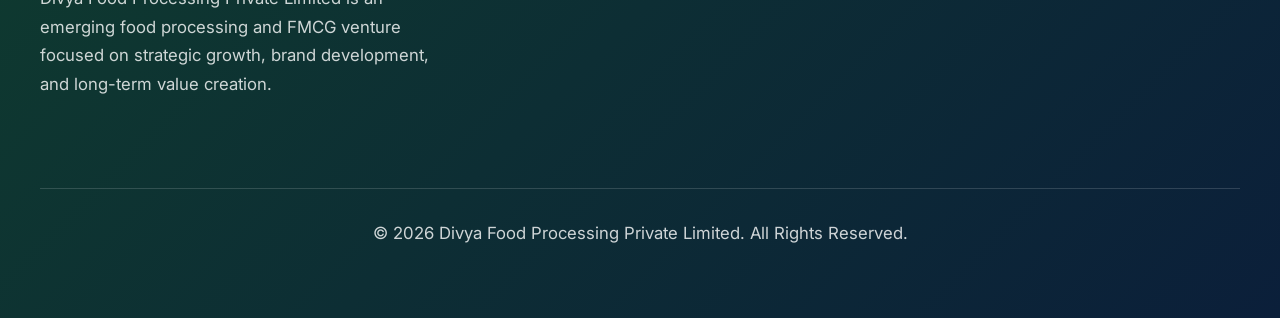
<file: about.html>
<!DOCTYPE html>

<html lang="en">
<head>
<meta charset="utf-8"/>
<meta content="width=device-width, initial-scale=1.0" name="viewport"/>
<title>
        About Us | Divya Food Processing Private Limited
    </title>
<meta content="Learn about Divya Food Processing Private Limited, an emerging food processing and FMCG venture focused on brand development, strategic partnerships, and long-term value creation." name="description"/>
<meta content="Divya Food Processing, FMCG Company India, Food Processing Company, Tea Processing, Private Label Manufacturing" name="keywords"/>
<meta content="Divya Food Processing Private Limited" name="author"/>
<!-- CSS -->
<link href="css/style.css" rel="stylesheet"/>
<link href="css/components.css" rel="stylesheet"/>
<link href="css/animations.css" rel="stylesheet"/>
<link href="assets/logos/DFP-logocl-removebg-preview.png" rel="icon"/>
<link href="https://www.divyafood.in/about.html" rel="canonical"/>
<meta content="About Us | Divya Food Processing Private Limited" property="og:title"/>
<meta content="Learn about Divya Food Processing Private Limited." property="og:description"/>
<meta content="website" property="og:type"/>
</head>
<body>
<!-- HEADER -->
<header class="site-header inner-site-header">
<div class="container">
<div class="navbar">
<button aria-controls="primary-navigation" aria-expanded="false" aria-label="Open navigation" class="mobile-toggle" type="button"><span></span><span></span><span></span></button><a class="logo" href="index.html">
<img alt="Divya Food Processing Private Limited" src="assets/logos/DFP-logocl-removebg-preview.png"/>
</a>
<nav aria-label="Primary Navigation" id="primary-navigation">
<ul class="nav-menu">
<li>
<a href="index.html">
                                Home
                            </a>
</li>
<li>
<a aria-current="page" class="active" href="about.html">
                                About
                            </a>
</li>
<li>
<a href="business-verticals.html">
                                Business Verticals
                            </a>
</li>
<li>
<a href="manufacturing-quality.html">
                                Manufacturing
                            </a>
</li>
<li>
<a href="growth-vision.html">
                                Growth Vision
                            </a>
</li>
<li>
<a href="investor-relations.html">
                                Investors
                            </a>
</li>
<li>
<a href="contact.html">
                                Contact
                            </a>
</li>
</ul>
</nav>
</div>
</div>
</header>
<main>
<!-- HERO -->
<section class="page-hero section-light">
<div class="container">
<div class="reveal">
<span class="badge">
                        Corporate Overview
                    </span>
<h1>
                        Building the Foundation for Trusted Consumer Brands
                    </h1>
<div aria-hidden="true" class="divider"></div>
<p>

                        Divya Food Processing Private Limited is an emerging
                        food processing and FMCG venture focused on
                        developing scalable consumer brand opportunities,
                        strategic partnerships, and long-term value creation
                        across food categories.

                    </p>
</div>
</div>
</section>
<!-- COMPANY OVERVIEW -->
<section class="section-light">
<div class="container">
<div class="grid-2">
<div class="reveal-left">
<div class="section-title" style="text-align:left;margin-bottom:0;">
<h2>
                                About Divya Food Processing
                            </h2>
<div class="divider" style="margin-left:0;">
</div>
<p>

                                Divya Food Processing Private Limited was
                                established with the objective of participating
                                in India's evolving food processing and
                                consumer goods sector.

                            </p>
<p>

                                The company is currently focused on strategic
                                planning, business development, brand creation,
                                partnership exploration, and evaluating
                                opportunities across manufacturing,
                                distribution, and consumer products.

                            </p>
<p>

                                The long-term objective is to build a
                                diversified platform spanning food processing,
                                private label manufacturing, consumer brands,
                                and value-added food categories.

                            </p>
</div>
</div>
<div class="reveal-right">
<div class="section-image">
<img alt="Divya Food Processing Corporate Vision" decoding="async" loading="lazy" src="assets/images/company-overview.png"/>
</div>
</div>
</div>
</div>
</section>
<!-- VISION + MISSION -->
<section class="section-soft">
<div class="container">
<div class="section-title reveal">
<h2>
                        Vision &amp; Mission
                    </h2>
<div aria-hidden="true" class="divider"></div>
</div>
<div class="grid-2">
<div class="card reveal-left">
<h3>
                            Our Vision
                        </h3>
<p>

                            To build trusted food brands and scalable
                            business platforms that create long-term value
                            for consumers, partners, and stakeholders.

                        </p>
</div>
<div class="card reveal-right">
<h3>
                            Our Mission
                        </h3>
<p>

                            To develop quality-focused consumer products,
                            establish strategic industry relationships,
                            and pursue sustainable growth opportunities
                            within India's food processing and FMCG ecosystem.

                        </p>
</div>
</div>
</div>
</section>
<!-- STRATEGIC FOCUS -->
<section class="section-light">
<div class="container">
<div class="section-title reveal">
<h2>
                        Strategic Focus Areas
                    </h2>
<div aria-hidden="true" class="divider"></div>
<p>

                        Our business framework is designed around scalable
                        opportunities that support long-term growth and
                        future value creation.

                    </p>
</div>
<div class="grid-2">
<div class="card reveal-scale">
<h3>
                            Consumer Brands
                        </h3>
<p>

                            Developing brand-led opportunities designed
                            to serve evolving consumer preferences and
                            emerging market trends.

                        </p>
</div>
<div class="card reveal-scale">
<h3>
                            Food Processing
                        </h3>
<p>

                            Exploring scalable processing and manufacturing
                            frameworks that support future product
                            development and business growth.

                        </p>
</div>
<div class="card reveal-scale">
<h3>
                            Private Label Solutions
                        </h3>
<p>

                            Evaluating opportunities to support retail,
                            institutional, and commercial partners
                            through customized product solutions.

                        </p>
</div>
<div class="card reveal-scale">
<h3>
                            Market Expansion
                        </h3>
<p>

                            Pursuing long-term growth through strategic
                            partnerships, distribution networks,
                            and market development initiatives.

                        </p>
</div>
</div>
</div>
</section>
<!-- APPROACH -->
<section class="section-soft">
<div class="container">
<div class="section-title reveal">
<h2>
                        A Disciplined Approach to Growth
                    </h2>
<div aria-hidden="true" class="divider"></div>
</div>
<div class="container-sm reveal">
<p>

                        The company believes sustainable growth is achieved
                        through careful planning, quality-focused execution,
                        strong partnerships, and responsible business
                        development.

                    </p>
<p>

                        Rather than pursuing expansion without foundation,
                        Divya Food Processing seeks to establish scalable
                        systems capable of supporting long-term growth
                        across multiple food categories.

                    </p>
</div>
</div>
</section>
<!-- GROWTH JOURNEY -->
<section class="section-light">
<div class="container">
<div class="section-title reveal">
<h2>
                        Growth Journey
                    </h2>
<div aria-hidden="true" class="divider"></div>
<p>

                        Our long-term roadmap is based upon disciplined
                        development and phased expansion.

                    </p>
</div>
<div class="timeline">
<div class="timeline-item reveal-left">
<div class="timeline-dot"></div>
<div class="timeline-card">
<h3>
                                Current Stage
                            </h3>
<p>
                                Strategic Planning
                            </p>
</div>
</div>
<div class="timeline-item reveal-right">
<div class="timeline-dot"></div>
<div class="timeline-card">
<h3>
                                Phase 1
                            </h3>
<p>
                                Brand Development
                            </p>
</div>
</div>
<div class="timeline-item reveal-left">
<div class="timeline-dot"></div>
<div class="timeline-card">
<h3>
                                Phase 2
                            </h3>
<p>
                                Partnership Exploration
                            </p>
</div>
</div>
<div class="timeline-item reveal-right">
<div class="timeline-dot"></div>
<div class="timeline-card">
<h3>
                                Phase 3
                            </h3>
<p>
                                Market Preparation
                            </p>
</div>
</div>
<div class="timeline-item reveal-left">
<div class="timeline-dot"></div>
<div class="timeline-card">
<h3>
                                Future
                            </h3>
<p>
                                Expansion Opportunities
                            </p>
</div>
</div>
</div>
</div>
</section>
<!-- CORPORATE VALUES -->
<section class="section-soft">
<div class="container">
<div class="section-title reveal">
<h2>
                        Corporate Values
                    </h2>
<div aria-hidden="true" class="divider"></div>
</div>
<div class="grid-3">
<div class="feature-card reveal-scale">
<h3>Integrity</h3>
<p>
                            Acting responsibly and ethically in all business activities.
                        </p>
</div>
<div class="feature-card reveal-scale">
<h3>Quality</h3>
<p>
                            Pursuing excellence across products, systems, and processes.
                        </p>
</div>
<div class="feature-card reveal-scale">
<h3>Accountability</h3>
<p>
                            Maintaining responsibility for decisions and outcomes.
                        </p>
</div>
<div class="feature-card reveal-scale">
<h3>Innovation</h3>
<p>
                            Exploring opportunities that support sustainable growth.
                        </p>
</div>
<div class="feature-card reveal-scale">
<h3>Partnership</h3>
<p>
                            Building long-term relationships based on mutual value.
                        </p>
</div>
<div class="feature-card reveal-scale">
<h3>Long-Term Thinking</h3>
<p>
                            Prioritizing sustainable development over short-term gains.
                        </p>
</div>
</div>
</div>
</section>
<!-- FUTURE OUTLOOK -->
<section class="image-overlay">
<img alt="Future Growth Vision" src="assets/images/business-verticals.png"/>
<div class="container">
<div class="image-overlay-content reveal">
<span class="badge">
                        Future Outlook
                    </span>
<h2>

                        Building a Platform for Long-Term Value Creation

                    </h2>
<p>

                        Divya Food Processing Private Limited is currently
                        focused on laying the foundations necessary for
                        future participation across food processing,
                        private label manufacturing, consumer brands,
                        distribution, and value-added food categories.

                    </p>
<p>

                        The company's long-term objective is to establish
                        scalable business systems capable of supporting
                        responsible growth and sustainable value creation.

                    </p>
</div>
</div>
</section>
<!-- VISUAL REPRESENTATION NOTICE -->
<section class="section-light">
<div class="container">
<div class="section-title reveal">
<span class="badge">
                        Important Information
                    </span>
<h2>
                        Illustrative Visual Content
                    </h2>
<div aria-hidden="true" class="divider"></div>
</div>
<div class="disclaimer-panel reveal">
<p>

                        Certain images, renderings, conceptual visuals,
                        facility representations, infrastructure concepts,
                        business graphics, and strategic illustrations
                        displayed throughout this website are intended
                        solely for communication, presentation,
                        branding, and conceptual purposes.

                    </p>
<p>

                        Such visuals should not be interpreted as
                        representations of existing manufacturing
                        facilities, production systems, commercial
                        operations, infrastructure, partnerships,
                        certifications, products, or future outcomes.

                    </p>
<p>

                        Actual operations, facilities, products,
                        partnerships, and business activities may differ
                        from any illustrative materials presented.

                    </p>
</div>
</div>
</section>
<!-- FORWARD LOOKING INFORMATION -->
<section class="section-soft">
<div class="container">
<div class="section-title reveal">
<span class="badge">
                        Forward Looking Statements
                    </span>
<h2>
                        Strategic Objectives &amp; Future Aspirations
                    </h2>
<div aria-hidden="true" class="divider"></div>
</div>
<div class="legal-notice reveal">
<h3>
                        Forward-Looking Information
                    </h3>
<p>

                        Certain information presented on this website
                        reflects current objectives, strategic initiatives,
                        development priorities, business planning
                        assumptions, and future aspirations.

                    </p>
<p>

                        Such information should not be interpreted as
                        representations of existing operational
                        capabilities, manufacturing infrastructure,
                        market presence, partnerships, commercial
                        activities, certifications, revenues,
                        financial performance, or future outcomes.

                    </p>
<p>

                        Actual developments may vary based upon business,
                        regulatory, operational, financial, market,
                        and strategic considerations.

                    </p>
</div>
</div>
</section>
<!-- CORPORATE GOVERNANCE -->
<section class="section-light">
<div class="container">
<div class="section-title reveal">
<h2>
                        Governance &amp; Responsible Development
                    </h2>
<div aria-hidden="true" class="divider"></div>
<p>

                        Sustainable growth requires transparency,
                        accountability, integrity, and disciplined
                        decision-making.

                    </p>
</div>
<div class="pillars-grid">
<div class="pillar reveal-scale">
<div class="pillar-number">
                            01
                        </div>
<h3>
                            Transparency
                        </h3>
<p>

                            Clear communication and responsible
                            stakeholder engagement.

                        </p>
</div>
<div class="pillar reveal-scale">
<div class="pillar-number">
                            02
                        </div>
<h3>
                            Accountability
                        </h3>
<p>

                            Responsible decision-making aligned
                            with long-term objectives.

                        </p>
</div>
<div class="pillar reveal-scale">
<div class="pillar-number">
                            03
                        </div>
<h3>
                            Sustainability
                        </h3>
<p>

                            Building business systems designed
                            for long-term resilience and growth.

                        </p>
</div>
</div>
</div>
</section>
<!-- CORPORATE POSITIONING -->
<section class="section-dark">
<div class="container">
<div class="executive-quote reveal">
<blockquote>

                        "Our objective is not simply to launch products.
                        Our objective is to build a scalable platform
                        capable of creating trusted consumer brands,
                        strategic partnerships, and sustainable
                        long-term value."

                    </blockquote>
<cite>
                        Divya Food Processing Private Limited
                    </cite>
</div>
</div>
</section>
<!-- INVESTOR CONFIDENCE -->
<section class="section-light">
<div class="container">
<div class="investor-panel reveal">
<h2>

                        Building for the Future

                    </h2>
<p>

                        Divya Food Processing Private Limited is currently
                        focused on establishing strong foundations for
                        future growth through strategic planning,
                        partnership development, market evaluation,
                        operational preparation, and brand creation.

                    </p>
<p>

                        The company believes meaningful enterprise value
                        is created through disciplined execution,
                        quality-focused development, and responsible
                        long-term business building.

                    </p>
</div>
</div>
</section>
<!-- CALL TO ACTION -->
<section class="section-soft">
<div class="container">
<div class="corporate-cta reveal">
<h2>

                        Explore Our Growth Vision

                    </h2>
<p>

                        Learn more about our strategic roadmap,
                        business verticals, manufacturing philosophy,
                        and long-term objectives.

                    </p>
<div class="hero-buttons">
<a class="btn btn-gold" href="growth-vision.html">

                            Growth Vision

                        </a>
<a class="btn btn-outline" href="investor-relations.html">

                            Investor Relations

                        </a>
</div>
</div>
</div>
</section>
</main>
<footer class="site-footer">
<div class="container">
<div class="footer-grid">
<div>
<img alt="Divya Food Processing" class="footer-logo" src="assets/logos/DFP-logocl-removebg-preview.png"/>
<p>

                    Divya Food Processing Private Limited is an emerging
                    food processing and FMCG venture focused on strategic
                    growth, brand development, and long-term value creation.

                </p>
</div>
<div>
<h4>Company</h4>
<div class="footer-links">
<a href="about.html">About</a>
<a href="business-verticals.html">Business</a>
<a href="growth-vision.html">Growth Vision</a>
</div>
</div>
<div>
<h4>Contact</h4>
<div class="footer-links">
<a href="mailto:info@divyafood.in">
                        info@divyafood.in
                    </a>
<a href="mailto:partners@divyafood.in">
                        partners@divyafood.in
                    </a>
</div>
</div>
<div>
<h4>Legal</h4>
<div class="footer-links">
<a href="privacy-policy.html">
                        Privacy Policy
                    </a>
<a href="terms-of-use.html">
                        Terms of Use
                    </a>
</div>
</div>
</div>
<div class="footer-bottom">
<p>

                © 2026 Divya Food Processing Private Limited.
                All Rights Reserved.

            </p>
</div>
</div>
</footer>
<script src="js/main.js"></script>
<script src="js/animations.js"></script>
</body>
</html>
</file>
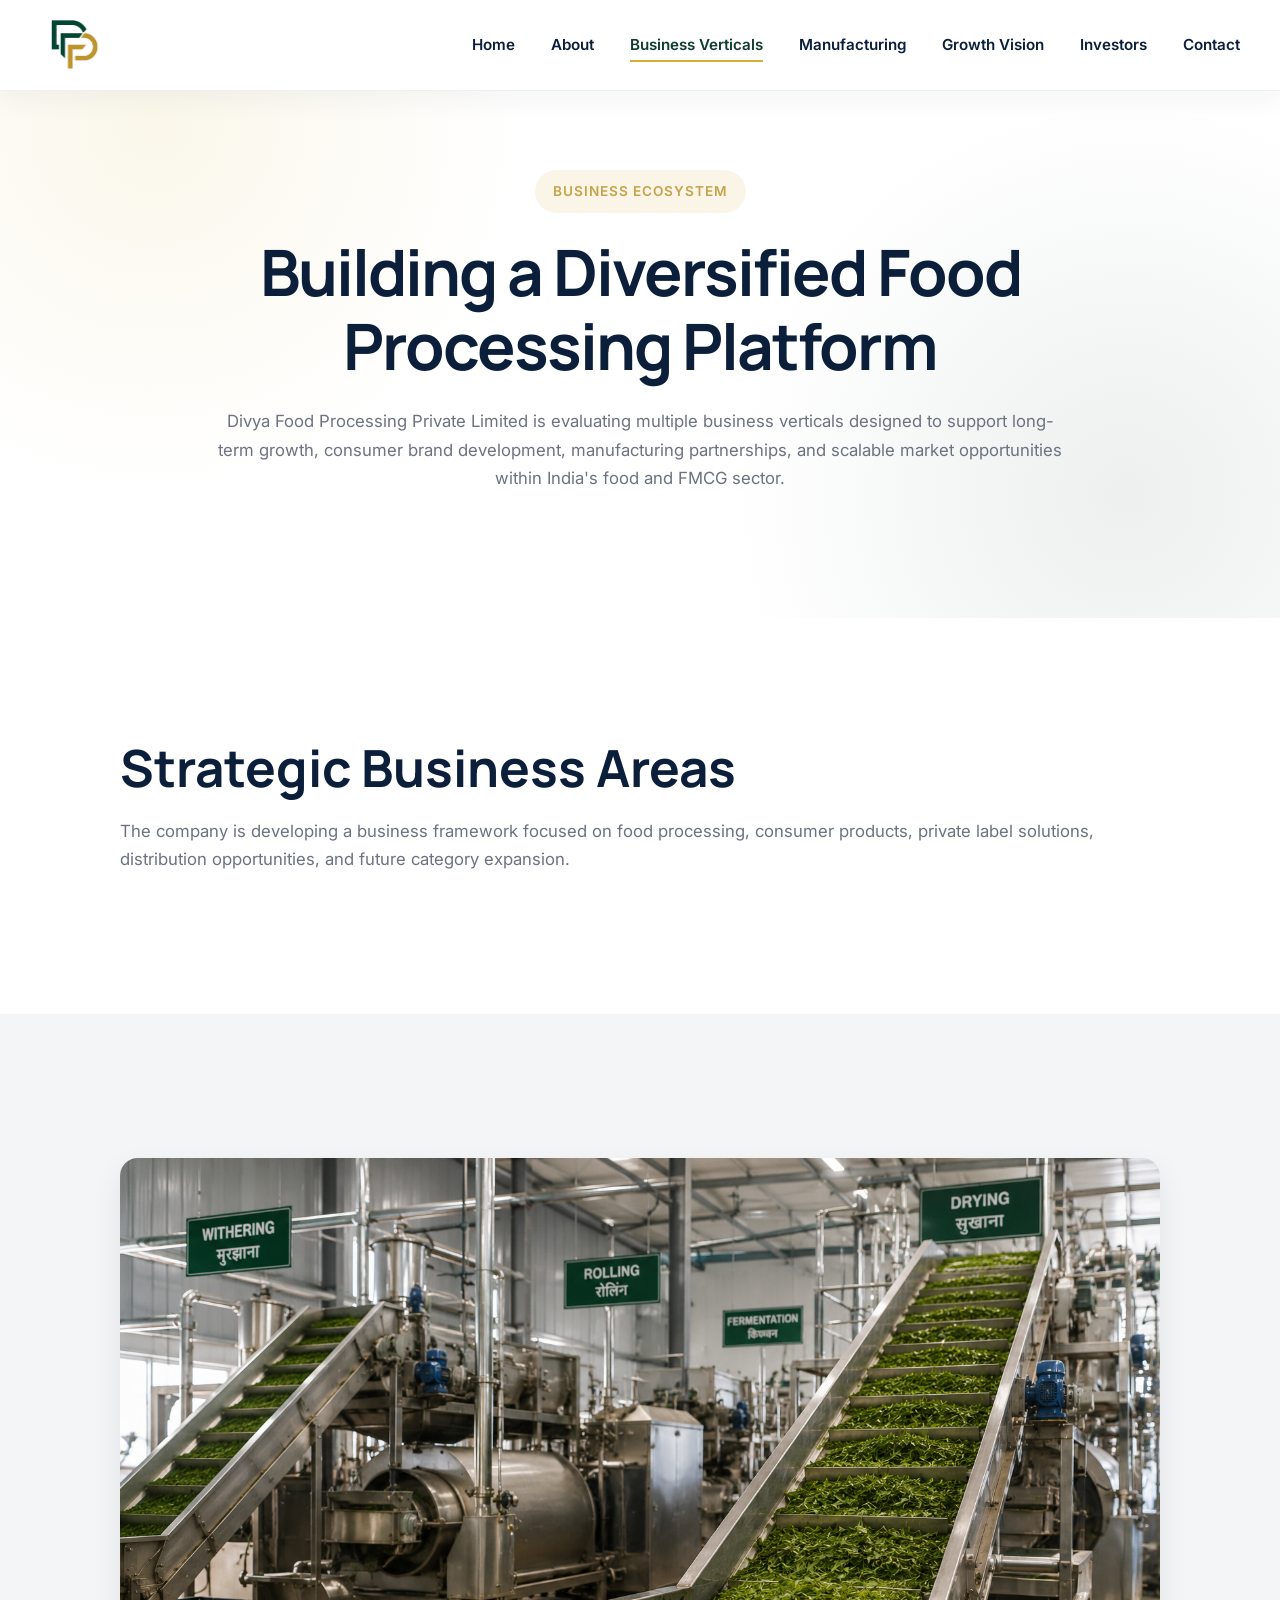
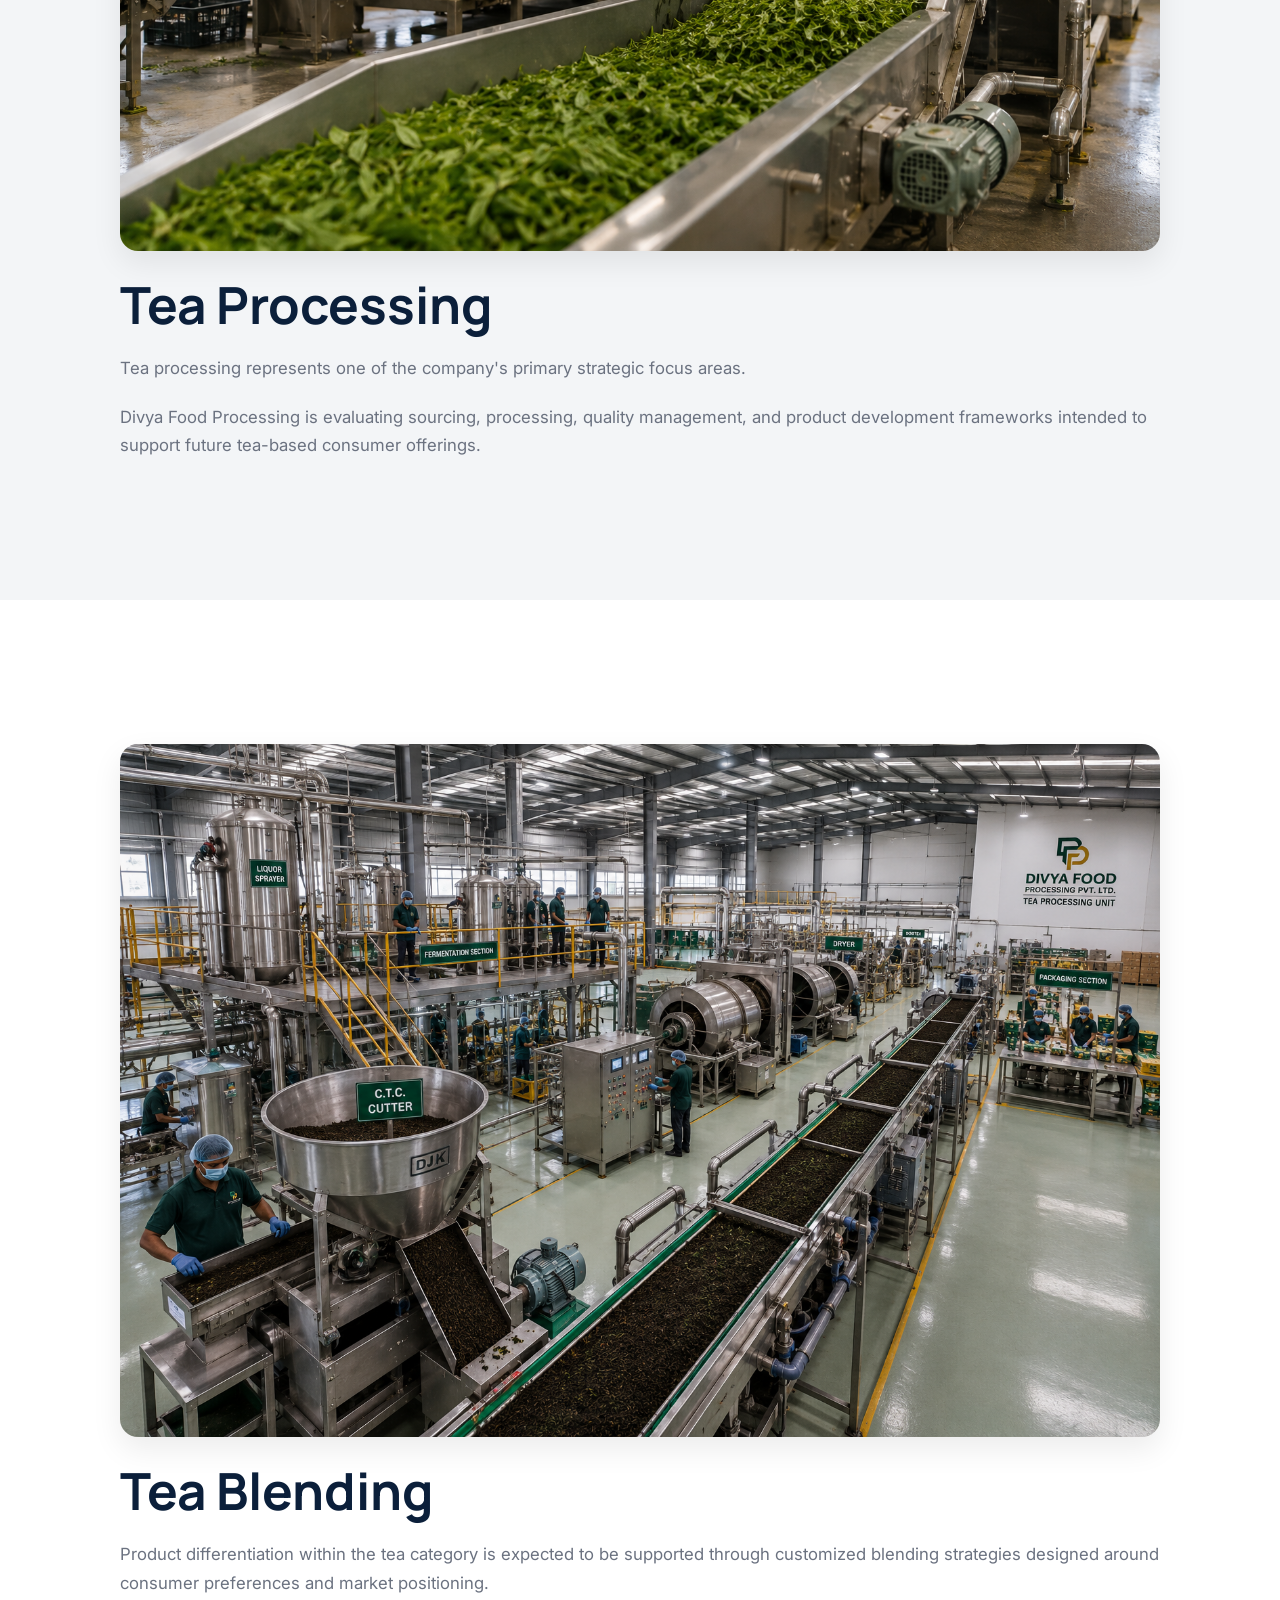
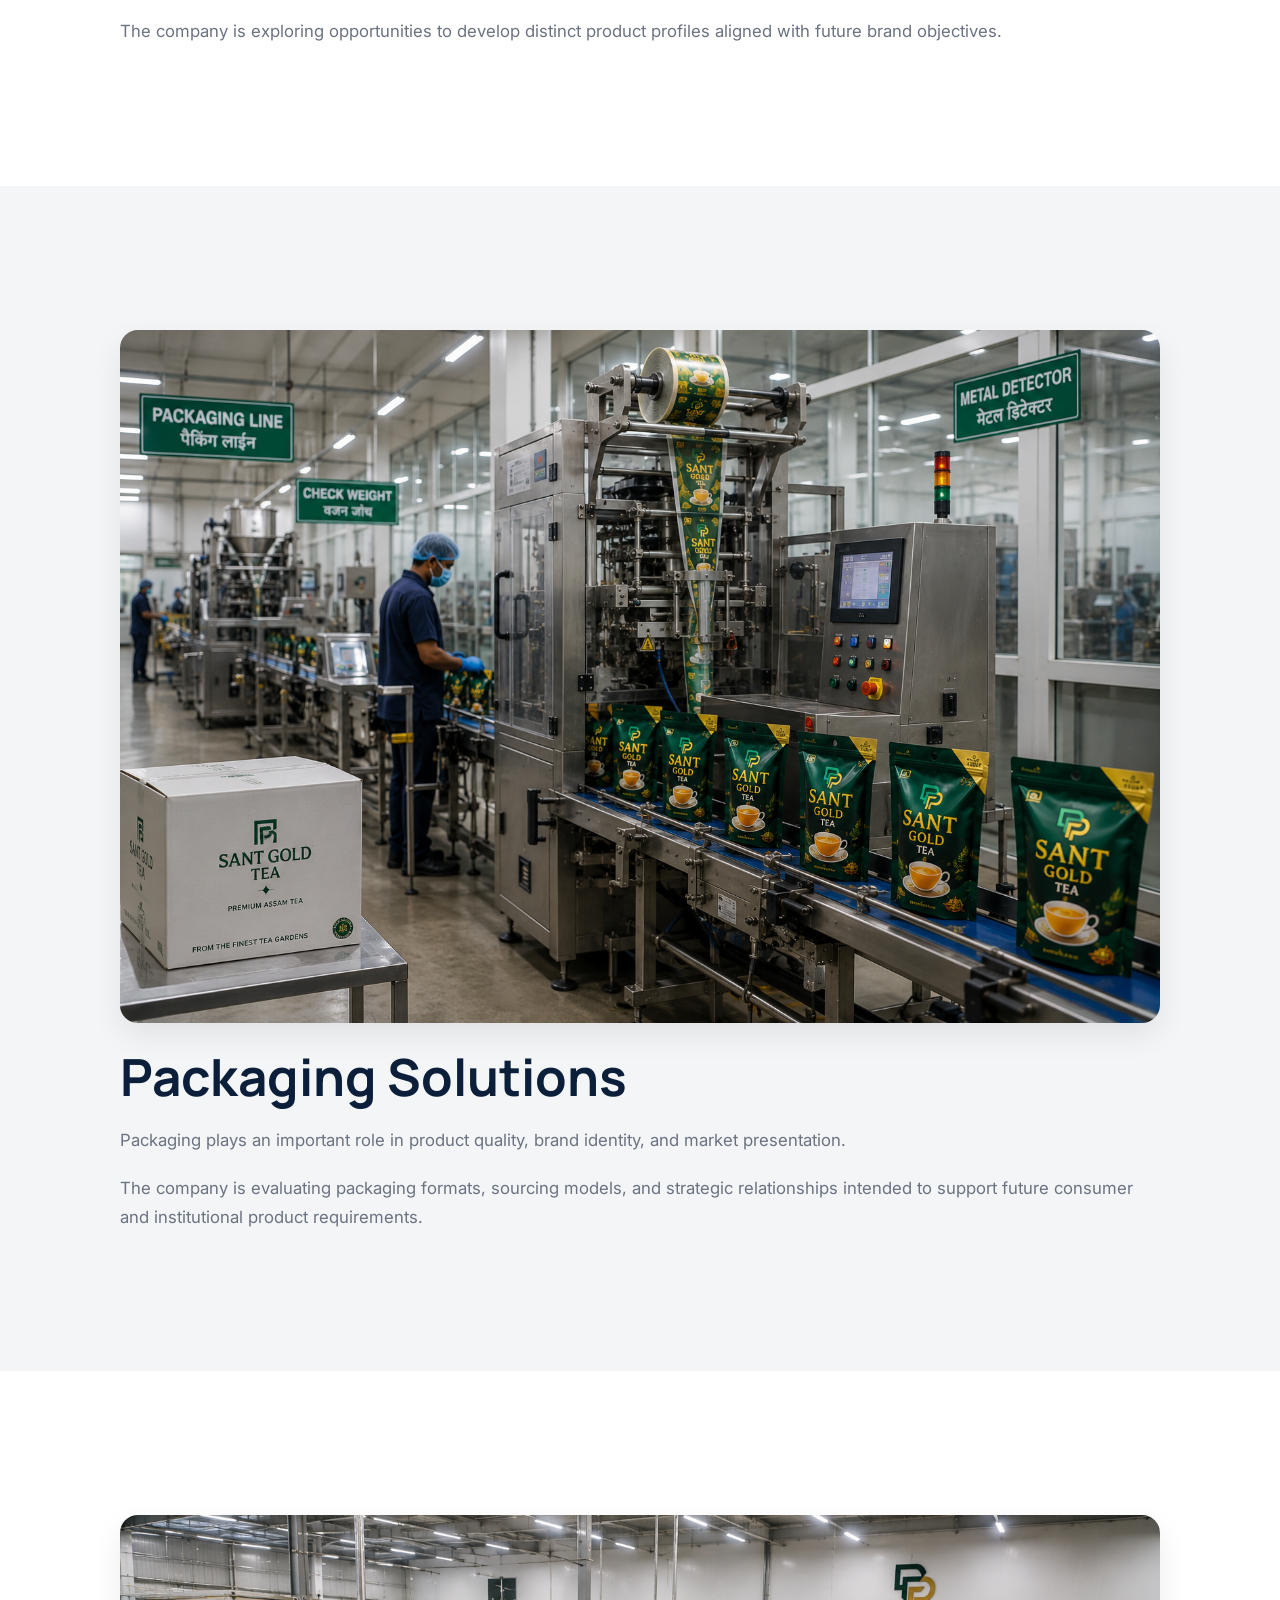
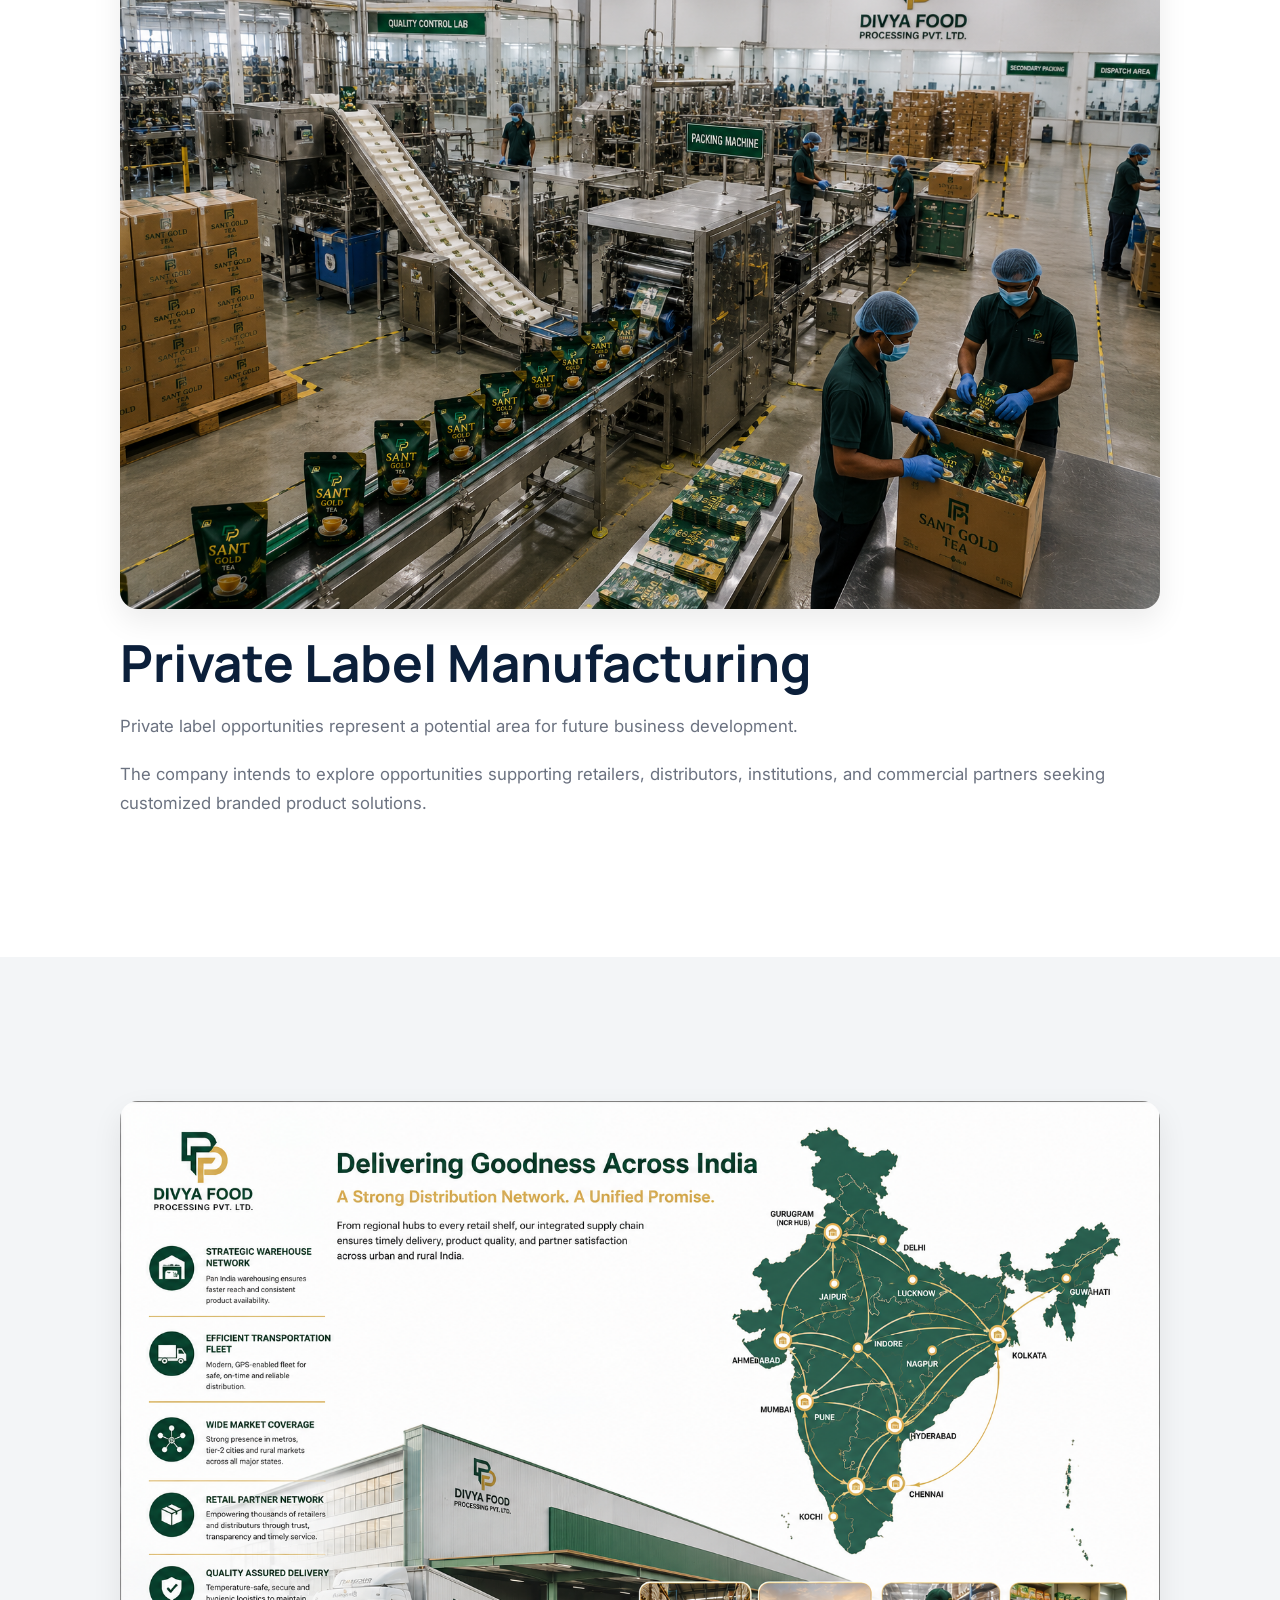
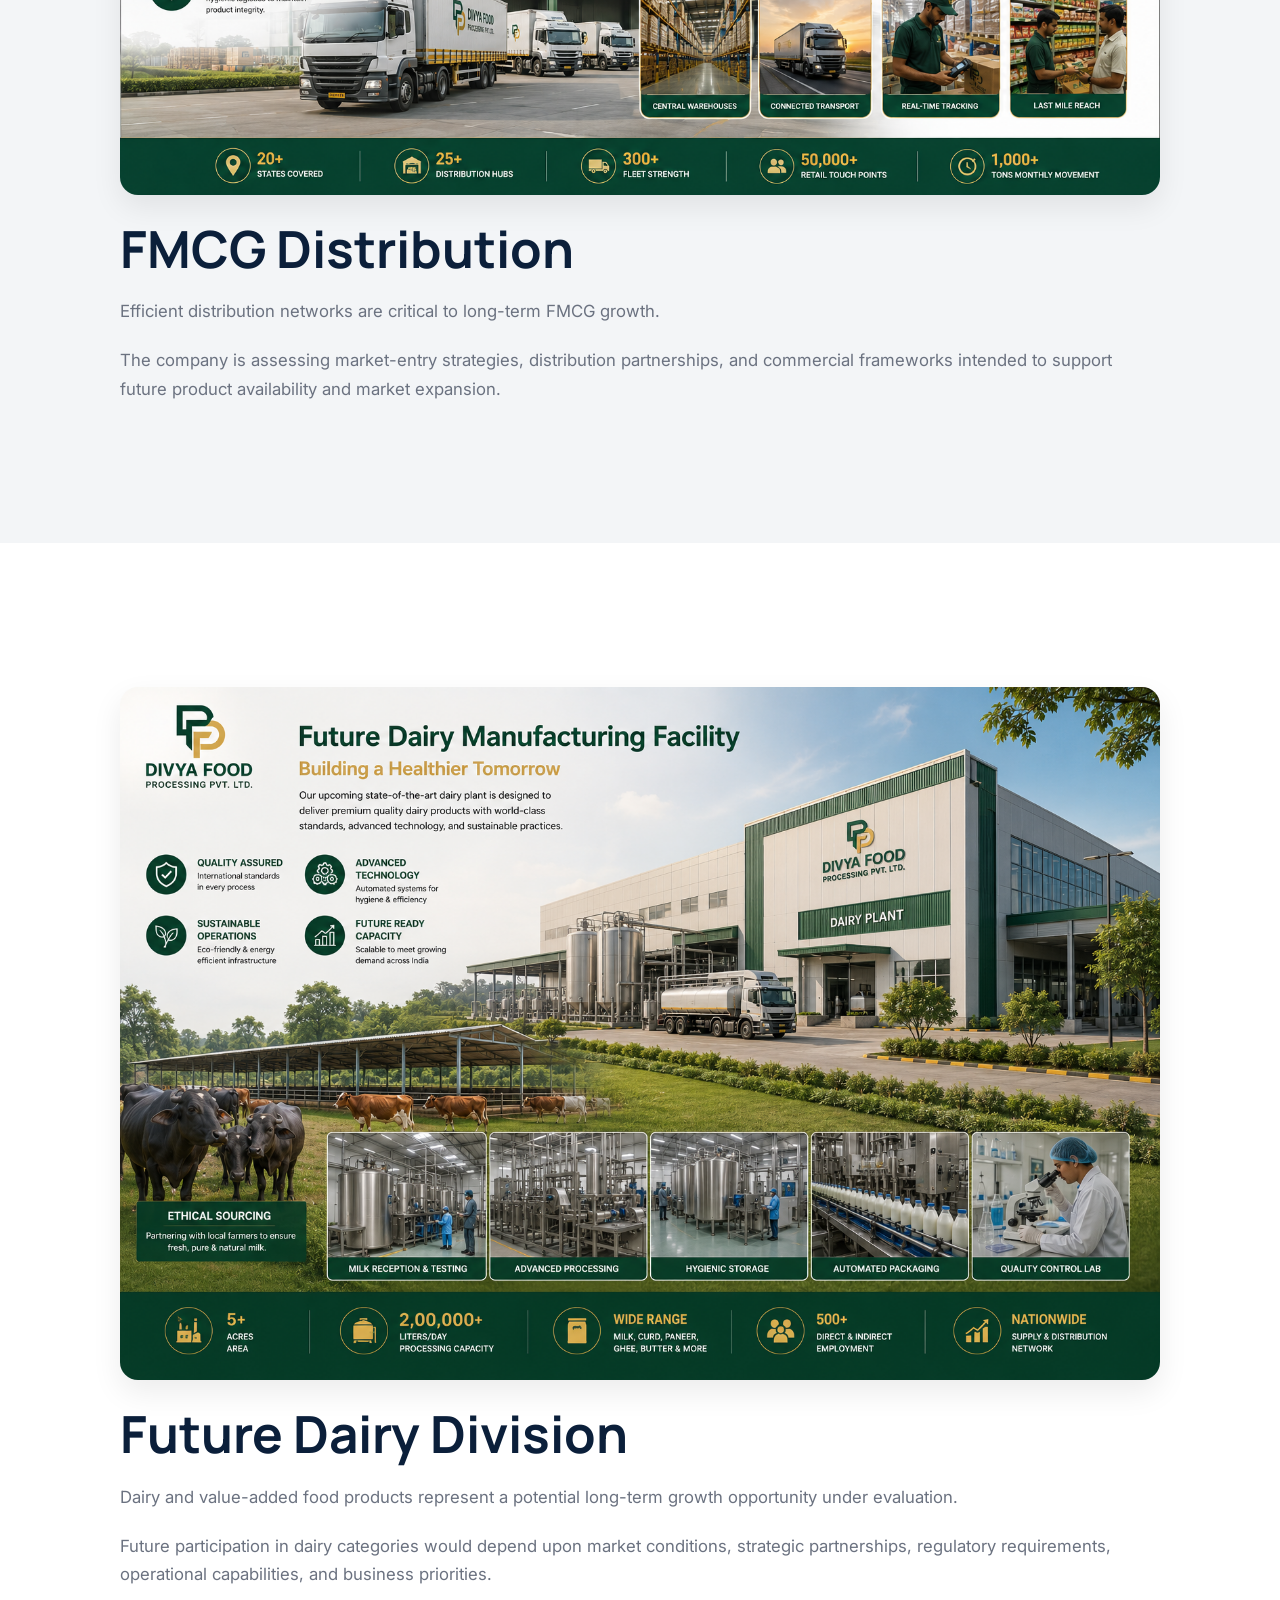
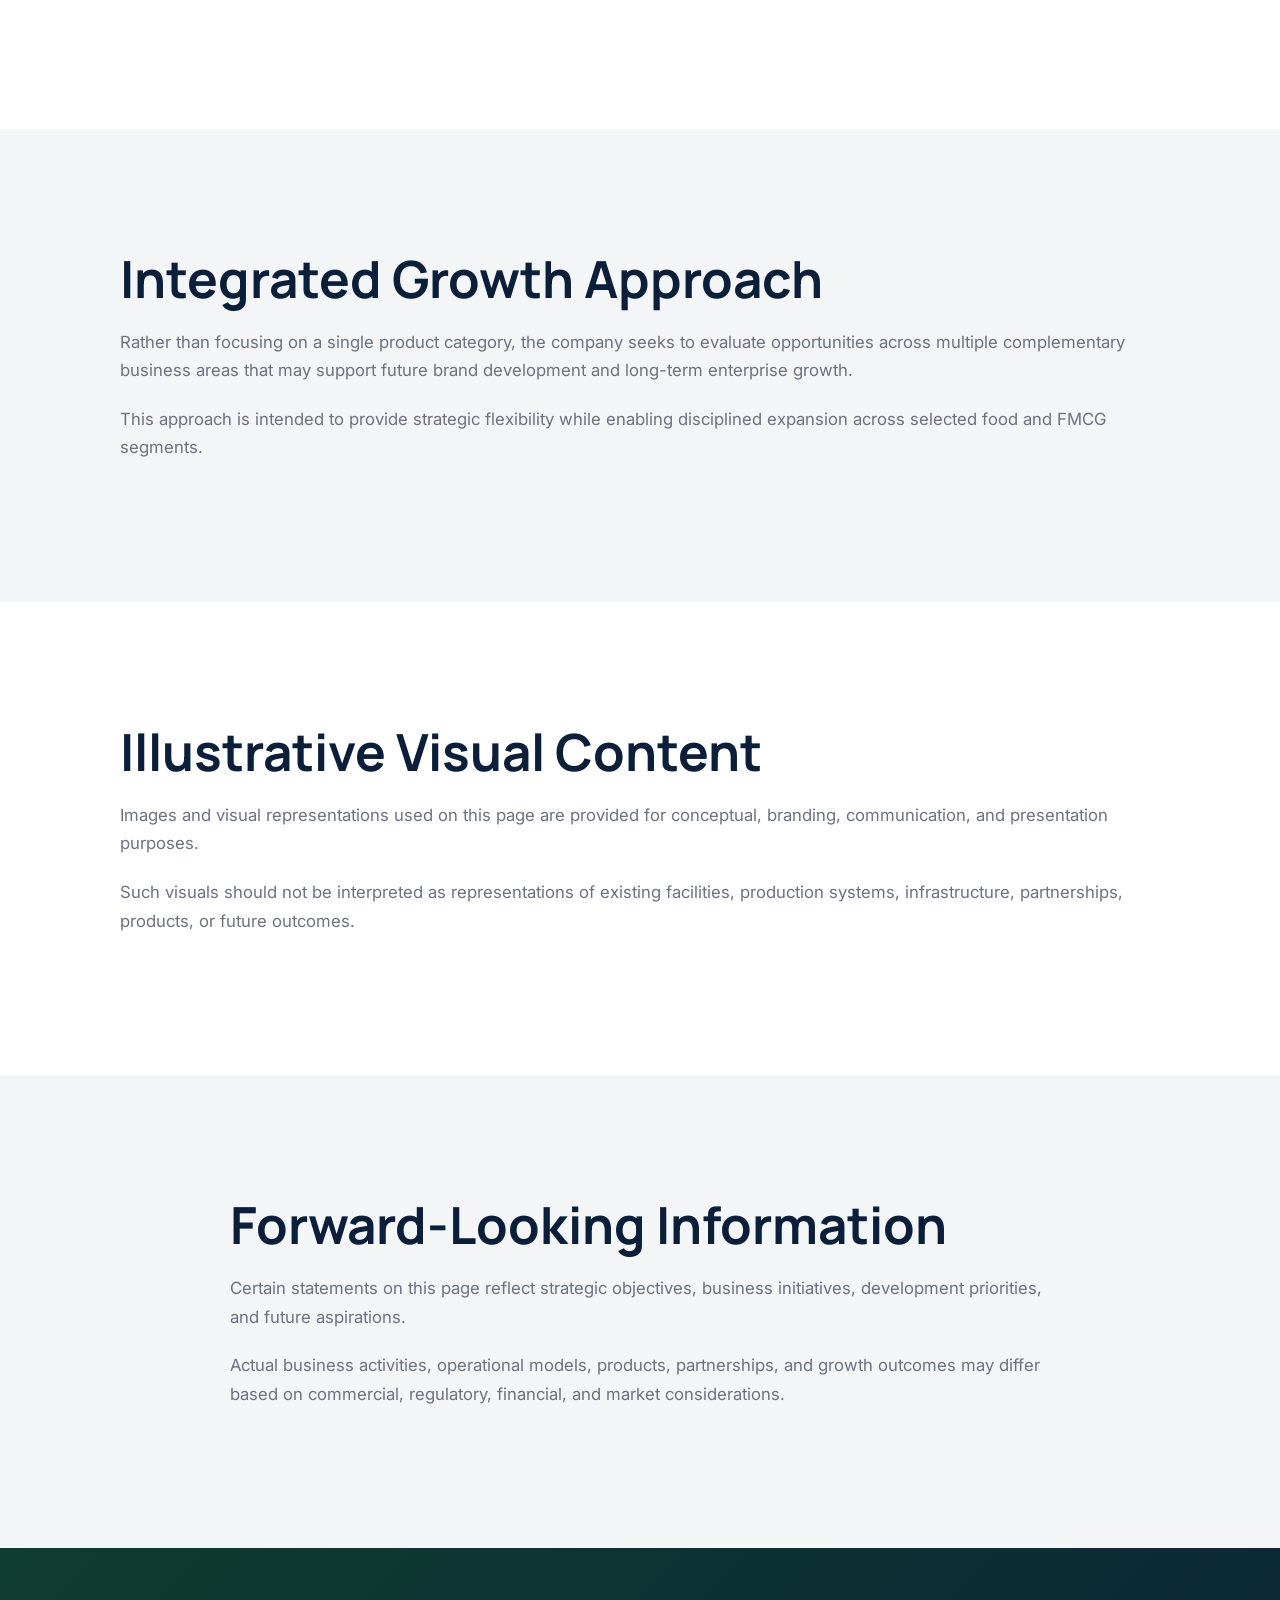
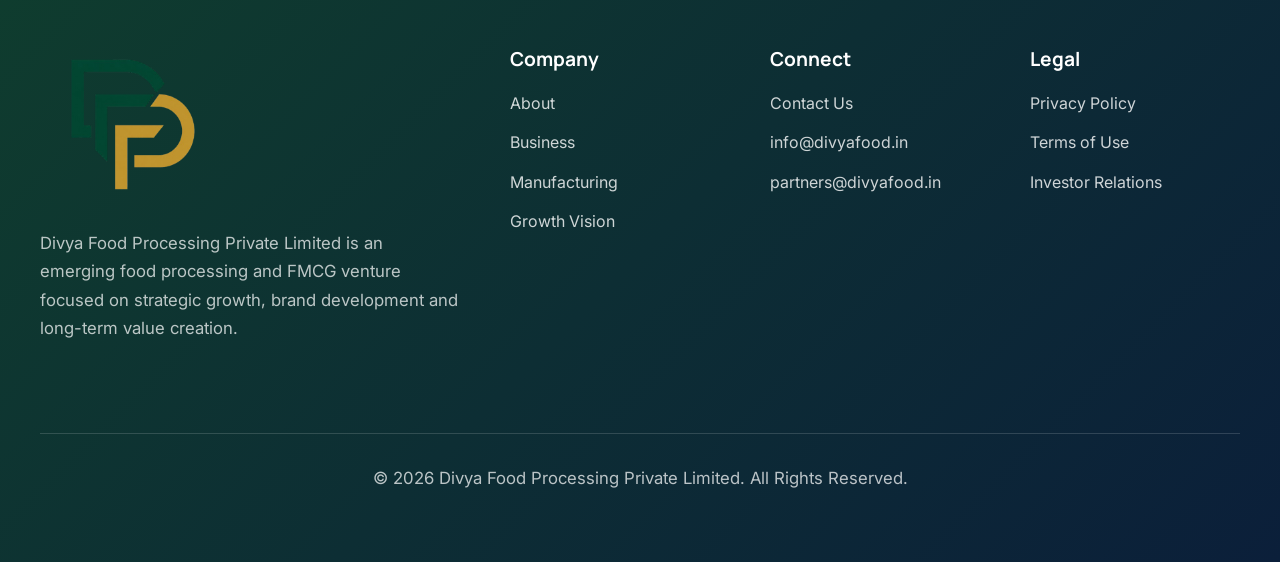
<file: business-verticals.html>
<!DOCTYPE html>

<html lang="en">
<head>
<meta charset="utf-8"/>
<meta content="width=device-width, initial-scale=1.0" name="viewport"/>
<title>Business Verticals | Divya Food Processing Private Limited</title>
<meta content="Explore the strategic business verticals of Divya Food Processing Private Limited, including tea processing, private label manufacturing, packaging solutions, distribution, and future food category expansion." name="description"/>
<link href="https://fonts.googleapis.com/css2?family=Inter:wght@400;500;600;700&amp;family=Manrope:wght@500;600;700;800&amp;display=swap" rel="stylesheet"/><link href="css/style.css" rel="stylesheet"/><link href="css/components.css" rel="stylesheet"/><link href="css/animations.css" rel="stylesheet"/><meta content="#0F3D2E" name="theme-color"/><link href="assets/logos/DFP-logocl-removebg-preview.png" rel="icon"/></head>
<body class="inner-page">
<!-- HEADER -->
<header class="site-header inner-site-header">
<div class="container">
<div class="navbar">
<a aria-label="Divya Food Processing home" class="logo" href="index.html">
<img alt="Divya Food Processing Private Limited" src="assets/logos/DFP-logocl-removebg-preview.png"/>
</a>
<button aria-controls="primary-navigation" aria-expanded="false" aria-label="Open navigation" class="mobile-toggle" type="button">
<span></span><span></span><span></span>
</button>
<nav aria-label="Primary Navigation" id="primary-navigation">
<ul class="nav-menu"><li><a href="index.html">Home</a></li><li><a href="about.html">About</a></li><li><a aria-current="page" class="active" href="business-verticals.html">Business Verticals</a></li><li><a href="manufacturing-quality.html">Manufacturing</a></li><li><a href="growth-vision.html">Growth Vision</a></li><li><a href="investor-relations.html">Investors</a></li><li><a href="contact.html">Contact</a></li></ul>
</nav>
</div>
</div>
</header>
<main class="inner-main">
<!-- HERO -->
<section class="page-hero section-light">



<div class="container"><p class="badge inner-eyebrow">
                Business Ecosystem
            </p><h1 class="inner-page-title">
                Building a Diversified Food Processing Platform
            </h1><p>
                Divya Food Processing Private Limited is evaluating
                multiple business verticals designed to support
                long-term growth, consumer brand development,
                manufacturing partnerships, and scalable market
                opportunities within India's food and FMCG sector.
            </p></div></section>
<!-- INTRO -->
<section class="inner-content-section section-light">


<div class="container"><h2 class="inner-section-title">
                Strategic Business Areas
            </h2><p>

                The company is developing a business framework
                focused on food processing, consumer products,
                private label solutions, distribution opportunities,
                and future category expansion.

            </p></div></section>
<!-- TEA PROCESSING -->
<section class="inner-content-section section-soft">




<div class="container"><img alt="Tea Processing Concept" src="assets/images/tea-processing1.png"/><h2 class="inner-section-title">
                Tea Processing
            </h2><p>

                Tea processing represents one of the company's
                primary strategic focus areas.

            </p><p>

                Divya Food Processing is evaluating sourcing,
                processing, quality management, and product
                development frameworks intended to support
                future tea-based consumer offerings.

            </p></div></section>
<!-- TEA BLENDING -->
<section class="inner-content-section section-light">




<div class="container"><img alt="Tea Blending Concept" src="assets/images/tea-processing2.png"/><h2 class="inner-section-title">
                Tea Blending
            </h2><p>

                Product differentiation within the tea category
                is expected to be supported through customized
                blending strategies designed around consumer
                preferences and market positioning.

            </p><p>

                The company is exploring opportunities to develop
                distinct product profiles aligned with future
                brand objectives.

            </p></div></section>
<!-- PACKAGING -->
<section class="inner-content-section section-soft">




<div class="container"><img alt="Packaging Solutions Concept" src="assets/images/packaging-solutions1.png"/><h2 class="inner-section-title">
                Packaging Solutions
            </h2><p>

                Packaging plays an important role in product
                quality, brand identity, and market presentation.

            </p><p>

                The company is evaluating packaging formats,
                sourcing models, and strategic relationships
                intended to support future consumer and
                institutional product requirements.

            </p></div></section>
<!-- PRIVATE LABEL -->
<section class="inner-content-section section-light">




<div class="container"><img alt="Private Label Manufacturing Concept" src="assets/images/packaging-solutions2.png"/><h2 class="inner-section-title">
                Private Label Manufacturing
            </h2><p>

                Private label opportunities represent a potential
                area for future business development.

            </p><p>

                The company intends to explore opportunities
                supporting retailers, distributors, institutions,
                and commercial partners seeking customized
                branded product solutions.

            </p></div></section>
<!-- DISTRIBUTION -->
<section class="inner-content-section section-soft">




<div class="container"><img alt="Distribution Network Concept" src="assets/images/distribution-fmcg.png"/><h2 class="inner-section-title">
                FMCG Distribution
            </h2><p>

                Efficient distribution networks are critical
                to long-term FMCG growth.

            </p><p>

                The company is assessing market-entry strategies,
                distribution partnerships, and commercial
                frameworks intended to support future product
                availability and market expansion.

            </p></div></section>
<!-- DAIRY -->
<section class="inner-content-section section-light">




<div class="container"><img alt="Future Dairy Division Concept" src="assets/images/dairy-farming-future.png"/><h2 class="inner-section-title">
                Future Dairy Division
            </h2><p>

                Dairy and value-added food products represent
                a potential long-term growth opportunity
                under evaluation.

            </p><p>

                Future participation in dairy categories would
                depend upon market conditions, strategic
                partnerships, regulatory requirements,
                operational capabilities, and business priorities.

            </p></div></section>
<!-- BUSINESS MODEL -->
<section class="inner-content-section section-soft">



<div class="container"><h2 class="inner-section-title">
                Integrated Growth Approach
            </h2><p>

                Rather than focusing on a single product category,
                the company seeks to evaluate opportunities across
                multiple complementary business areas that may
                support future brand development and long-term
                enterprise growth.

            </p><p>

                This approach is intended to provide strategic
                flexibility while enabling disciplined expansion
                across selected food and FMCG segments.

            </p></div></section>
<!-- VISUAL DISCLAIMER -->
<section class="inner-content-section section-light">



<div class="container"><h2 class="inner-section-title">
                Illustrative Visual Content
            </h2><p>

                Images and visual representations used on this
                page are provided for conceptual, branding,
                communication, and presentation purposes.

            </p><p>

                Such visuals should not be interpreted as
                representations of existing facilities,
                production systems, infrastructure,
                partnerships, products, or future outcomes.

            </p></div></section>
<!-- FORWARD LOOKING -->
<section class="inner-content-section section-soft">



<div class="container"><h2 class="inner-section-title">
                Forward-Looking Information
            </h2><p>

                Certain statements on this page reflect strategic
                objectives, business initiatives, development
                priorities, and future aspirations.

            </p><p>

                Actual business activities, operational models,
                products, partnerships, and growth outcomes may
                differ based on commercial, regulatory, financial,
                and market considerations.

            </p></div></section>
</main>
<!-- FOOTER -->
<footer class="site-footer">
<div class="container">
<div class="footer-grid">
<div>
<img alt="Divya Food Processing" class="footer-logo" src="assets/logos/DFP-logocl-removebg-preview.png"/>
<p>Divya Food Processing Private Limited is an emerging food processing and FMCG venture focused on strategic growth, brand development and long-term value creation.</p>
</div>
<div>
<h4>Company</h4>
<div class="footer-links">
<a href="about.html">About</a>
<a href="business-verticals.html">Business</a>
<a href="manufacturing-quality.html">Manufacturing</a>
<a href="growth-vision.html">Growth Vision</a>
</div>
</div>
<div>
<h4>Connect</h4>
<div class="footer-links">
<a href="contact.html">Contact Us</a>
<a href="mailto:info@divyafood.in">info@divyafood.in</a>
<a href="mailto:partners@divyafood.in">partners@divyafood.in</a>
</div>
</div>
<div>
<h4>Legal</h4>
<div class="footer-links">
<a href="privacy-policy.html">Privacy Policy</a>
<a href="terms-of-use.html">Terms of Use</a>
<a href="investor-relations.html">Investor Relations</a>
</div>
</div>
</div>
<div class="footer-bottom"><p>© 2026 Divya Food Processing Private Limited. All Rights Reserved.</p></div>
</div>
</footer>
</body>
</html>
</file>
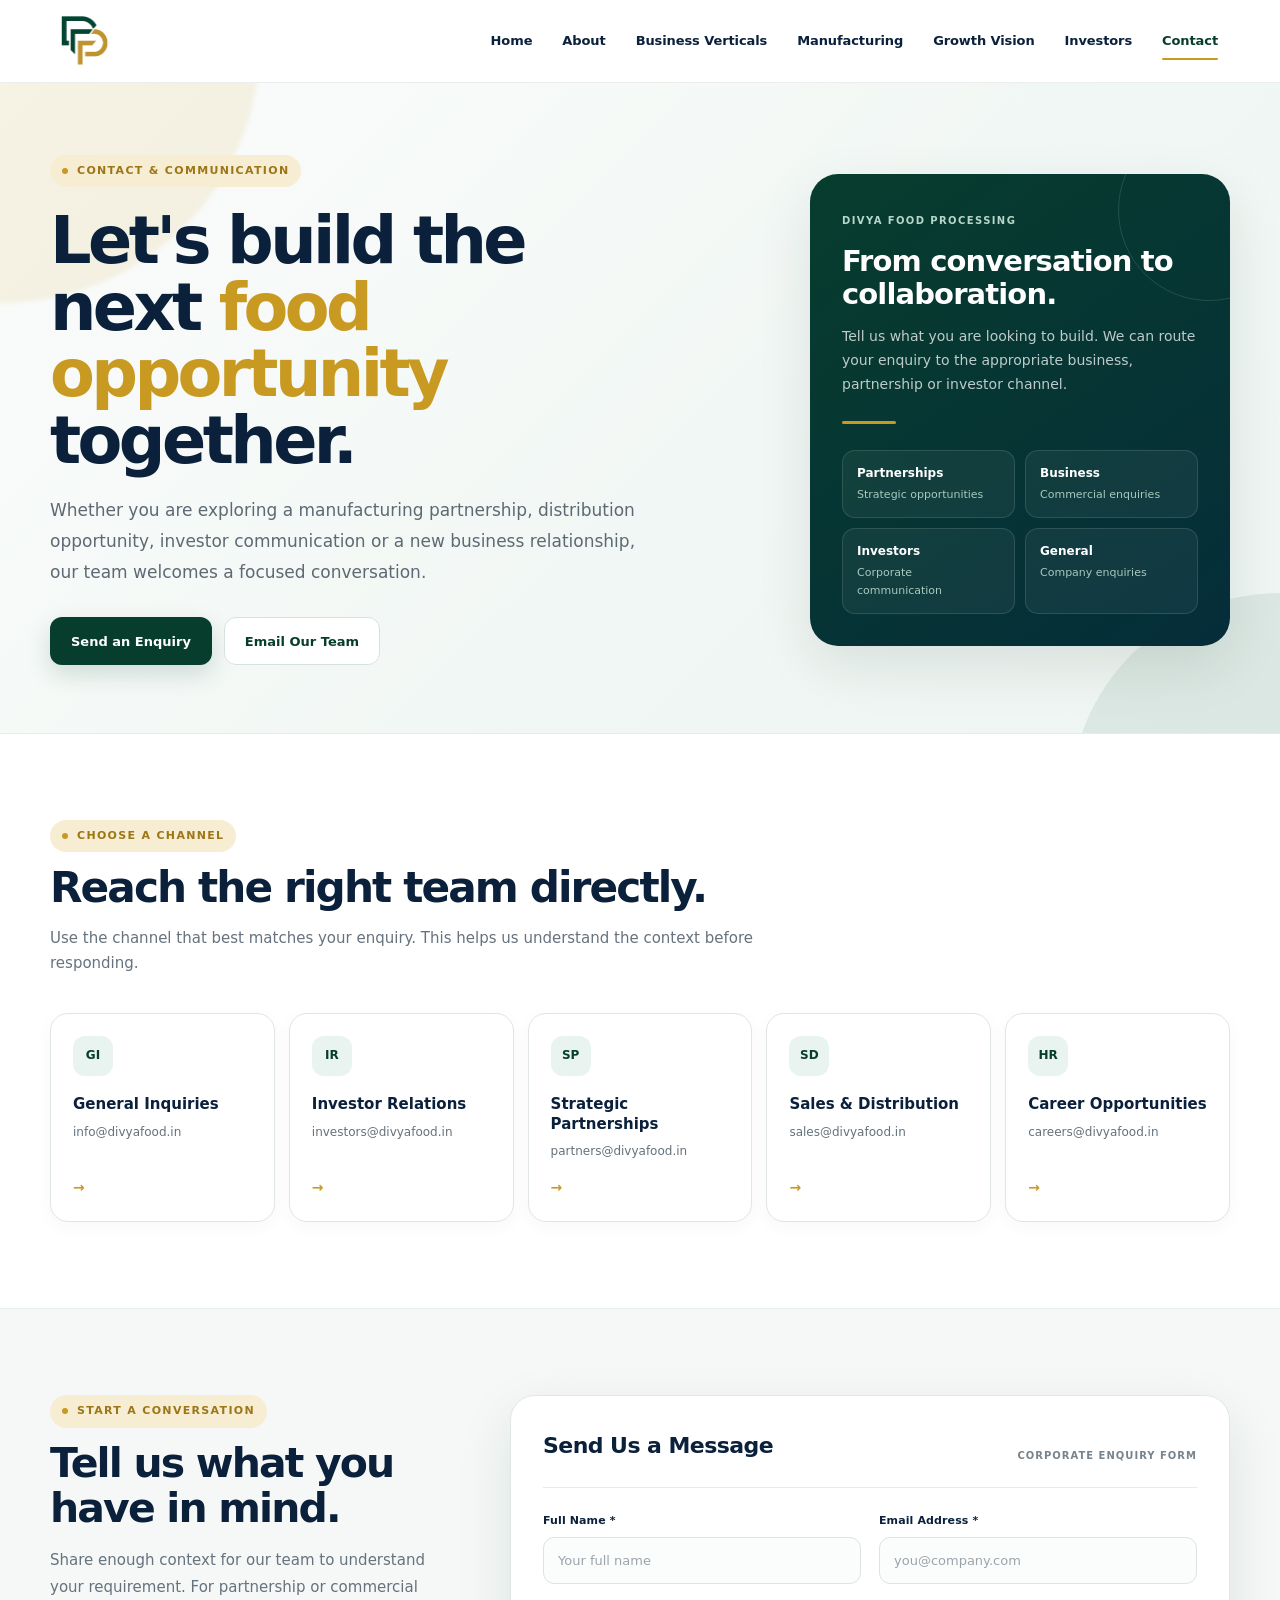
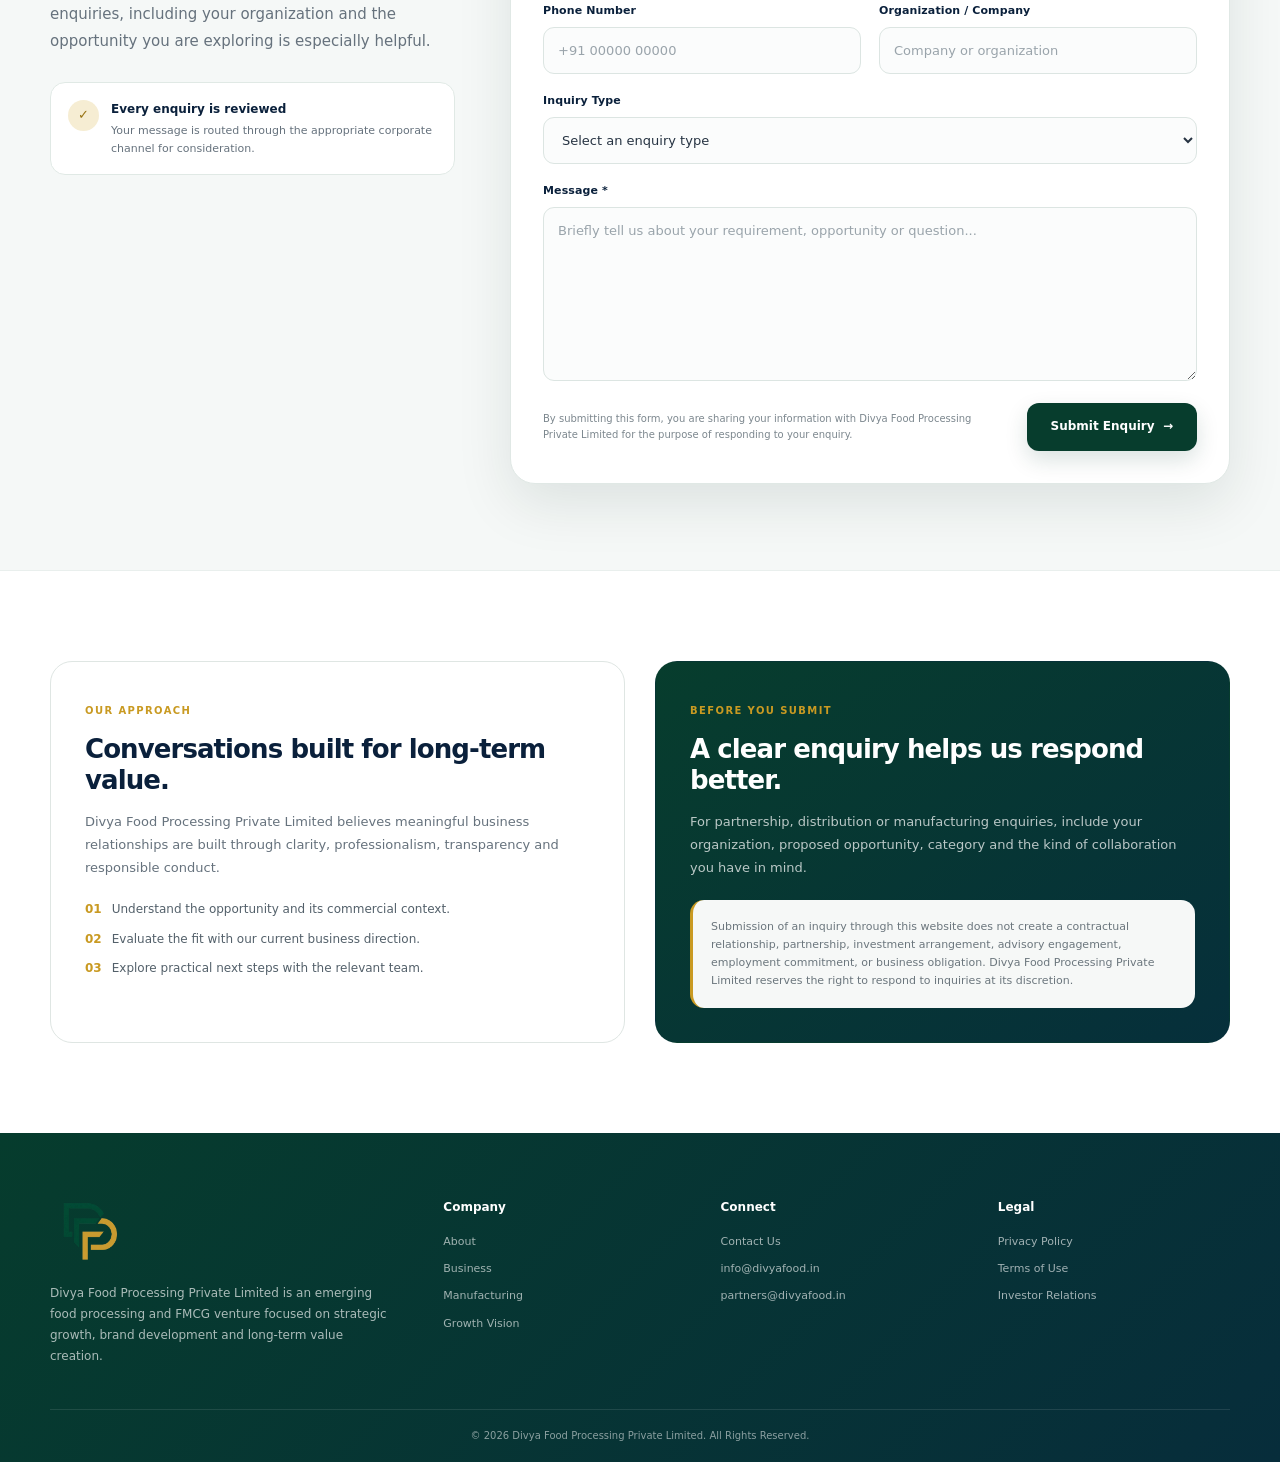
<file: contact.html>
<!DOCTYPE html>
<html lang="en">
<head>
    <meta charset="UTF-8">
    <meta name="viewport" content="width=device-width, initial-scale=1.0">
    <title>Contact Divya Food Processing | Partnerships & Business Enquiries</title>
    <meta name="description" content="Connect with Divya Food Processing Private Limited for strategic partnerships, investor communication, business opportunities, distribution and corporate enquiries.">
    <meta name="theme-color" content="#073d2d">
    <link rel="icon" href="assets/logos/DFP-logocl-removebg-preview.png">
    <link rel="canonical" href="https://www.divyafood.in/contact.html">
    <style>
        :root{
            --green:#073d2d;
            --green-2:#0c5a43;
            --green-3:#e9f3ef;
            --gold:#c99a22;
            --gold-soft:#f6edd3;
            --navy:#0a203b;
            --ink:#263342;
            --muted:#66727d;
            --line:#dfe6e3;
            --surface:#f5f8f7;
            --white:#fff;
            --shadow:0 20px 55px rgba(8,38,31,.10);
            --shadow-sm:0 10px 30px rgba(8,38,31,.07);
            --radius:22px;
            --max:1180px;
        }
        *{box-sizing:border-box;margin:0;padding:0}
        html{scroll-behavior:smooth}
        body{
            min-height:100vh;
            font-family:Inter,ui-sans-serif,system-ui,-apple-system,BlinkMacSystemFont,"Segoe UI",Arial,sans-serif;
            color:var(--ink);
            background:var(--white);
            line-height:1.65;
            -webkit-font-smoothing:antialiased;
        }
        a{color:inherit;text-decoration:none}
        button,input,select,textarea{font:inherit}
        img{max-width:100%;display:block}
        .container{width:min(var(--max),calc(100% - 48px));margin:0 auto}

        /* HEADER */
        .site-header{
            position:sticky;top:0;z-index:1000;
            background:rgba(255,255,255,.94);
            backdrop-filter:blur(16px);
            border-bottom:1px solid rgba(10,32,59,.08);
        }
        .navbar{height:82px;display:flex;align-items:center;justify-content:space-between;gap:30px}
        .logo img{width:67px;height:auto}
        nav{margin-left:auto}
        .nav-menu{display:flex;align-items:center;gap:6px;list-style:none}
        .nav-menu a{
            position:relative;display:block;padding:10px 12px;
            color:var(--navy);font-size:13px;font-weight:650;letter-spacing:-.1px;
            transition:.25s ease;
        }
        .nav-menu a::after{
            content:"";position:absolute;left:12px;right:12px;bottom:2px;height:2px;
            border-radius:99px;background:var(--gold);transform:scaleX(0);transform-origin:center;transition:.25s ease;
        }
        .nav-menu a:hover,.nav-menu a.active{color:var(--green)}
        .nav-menu a:hover::after,.nav-menu a.active::after{transform:scaleX(1)}
        .mobile-toggle{display:none;border:0;background:transparent;width:44px;height:44px;border-radius:12px;cursor:pointer}
        .mobile-toggle span{display:block;width:21px;height:2px;margin:4px auto;background:var(--navy);border-radius:2px;transition:.2s}

        /* HERO */
        .contact-hero{
            position:relative;overflow:hidden;
            background:linear-gradient(135deg,#fbfcfb 0%,#f1f7f4 57%,#eef5f2 100%);
            border-bottom:1px solid #e6ece9;
        }
        .contact-hero::before{
            content:"";position:absolute;width:520px;height:520px;border-radius:50%;
            left:-260px;top:-300px;background:rgba(201,154,34,.10);filter:blur(2px)
        }
        .contact-hero::after{
            content:"";position:absolute;width:420px;height:420px;border-radius:50%;
            right:-210px;bottom:-280px;background:rgba(7,61,45,.08)
        }
        .hero-inner{position:relative;z-index:1;min-height:420px;display:grid;grid-template-columns:1.08fr .92fr;align-items:center;gap:70px;padding:72px 0 68px}
        .eyebrow{display:inline-flex;align-items:center;gap:9px;padding:7px 12px;border-radius:99px;background:var(--gold-soft);color:#9c7617;font-size:11px;font-weight:800;letter-spacing:.12em;text-transform:uppercase}
        .eyebrow::before{content:"";width:6px;height:6px;border-radius:50%;background:var(--gold)}
        .hero-copy h1{margin-top:20px;color:var(--navy);font-size:clamp(2.7rem,5.1vw,4.75rem);line-height:1.02;letter-spacing:-.055em;font-weight:800;max-width:720px}
        .hero-copy h1 span{color:var(--gold)}
        .hero-copy p{margin-top:22px;max-width:670px;color:#5e6974;font-size:17px;line-height:1.8}
        .hero-actions{display:flex;gap:12px;flex-wrap:wrap;margin-top:30px}
        .btn{display:inline-flex;align-items:center;justify-content:center;min-height:48px;padding:0 20px;border-radius:12px;font-size:13px;font-weight:750;transition:.25s ease;border:1px solid transparent}
        .btn-primary{background:var(--green);color:white;box-shadow:0 9px 24px rgba(7,61,45,.16)}
        .btn-primary:hover{background:#052f24;transform:translateY(-2px)}
        .btn-light{background:white;color:var(--green);border-color:#d6e2dd}
        .btn-light:hover{border-color:var(--green);transform:translateY(-2px)}
        .hero-panel{position:relative;justify-self:end;width:min(100%,420px)}
        .hero-card{
            position:relative;overflow:hidden;padding:32px;border-radius:28px;background:linear-gradient(145deg,var(--green),#052d3a);
            color:white;box-shadow:var(--shadow)
        }
        .hero-card::after{content:"";position:absolute;width:180px;height:180px;border:1px solid rgba(255,255,255,.12);border-radius:50%;right:-70px;top:-55px}
        .hero-card .mini{position:relative;z-index:1;color:#b7d6ca;text-transform:uppercase;letter-spacing:.14em;font-size:10px;font-weight:800}
        .hero-card h2{position:relative;z-index:1;margin-top:12px;font-size:29px;line-height:1.15;letter-spacing:-.03em}
        .hero-card p{position:relative;z-index:1;margin-top:14px;color:rgba(255,255,255,.74);font-size:14px;line-height:1.7}
        .hero-card .gold-rule{width:54px;height:3px;background:var(--gold);border-radius:99px;margin-top:24px}
        .hero-stat{position:relative;z-index:1;display:grid;grid-template-columns:repeat(2,1fr);gap:10px;margin-top:26px}
        .hero-stat div{padding:13px 14px;border:1px solid rgba(255,255,255,.12);border-radius:13px;background:rgba(255,255,255,.05)}
        .hero-stat strong{display:block;color:white;font-size:12px}
        .hero-stat span{display:block;margin-top:2px;color:#a8c8bd;font-size:11px}

        /* CONTACT CHANNELS */
        .section{padding:86px 0}
        .section-head{max-width:720px;margin-bottom:38px}
        .section-head h2{margin-top:13px;color:var(--navy);font-size:clamp(2rem,3.3vw,3rem);line-height:1.1;letter-spacing:-.045em}
        .section-head p{margin-top:14px;color:var(--muted);font-size:15px}
        .channels{background:white}
        .channel-grid{display:grid;grid-template-columns:repeat(5,1fr);gap:14px}
        .channel{
            min-height:190px;padding:22px;border:1px solid var(--line);border-radius:18px;background:white;
            box-shadow:0 5px 18px rgba(7,61,45,.035);transition:.28s ease;display:flex;flex-direction:column
        }
        .channel:hover{transform:translateY(-5px);border-color:#c8d9d2;box-shadow:var(--shadow-sm)}
        .channel-icon{width:40px;height:40px;display:grid;place-items:center;border-radius:12px;background:var(--green-3);color:var(--green);font-weight:850;font-size:12px}
        .channel h3{margin-top:19px;color:var(--navy);font-size:15px;line-height:1.3}
        .channel a{margin-top:8px;color:#64717a;font-size:12px;line-height:1.5;word-break:break-word}
        .channel a:hover{color:var(--green)}
        .channel .arrow{margin-top:auto;padding-top:16px;color:var(--gold);font-weight:800;font-size:14px}

        /* FORM */
        .form-section{background:var(--surface);border-top:1px solid #e9efed;border-bottom:1px solid #e9efed}
        .form-layout{display:grid;grid-template-columns:.72fr 1.28fr;gap:55px;align-items:start}
        .form-intro{position:sticky;top:110px}
        .form-intro h2{margin-top:13px;color:var(--navy);font-size:clamp(2rem,3.2vw,3rem);line-height:1.1;letter-spacing:-.045em}
        .form-intro>p{margin-top:16px;color:var(--muted);font-size:15px;line-height:1.8}
        .response-note{display:flex;gap:12px;margin-top:27px;padding:17px;border-radius:15px;background:white;border:1px solid #e0e9e5}
        .response-note .mark{flex:0 0 31px;height:31px;border-radius:50%;display:grid;place-items:center;background:var(--gold-soft);color:#987314;font-size:13px;font-weight:900}
        .response-note strong{display:block;color:var(--navy);font-size:12px}
        .response-note span{display:block;color:var(--muted);font-size:11px;line-height:1.55;margin-top:3px}
        .message-card{background:white;border:1px solid #e0e8e5;border-radius:25px;padding:32px;box-shadow:var(--shadow)}
        .message-card-top{display:flex;justify-content:space-between;align-items:end;gap:20px;padding-bottom:22px;border-bottom:1px solid #e7ecea;margin-bottom:24px}
        .message-card-top h3{color:var(--navy);font-size:22px;letter-spacing:-.025em}
        .message-card-top span{font-size:10px;color:#78838b;text-transform:uppercase;letter-spacing:.1em;font-weight:800}
        .form-grid{display:grid;grid-template-columns:1fr 1fr;gap:18px}
        .field{display:flex;flex-direction:column;gap:7px}
        .field.full{grid-column:1/-1}
        .field label{font-size:11px;font-weight:800;color:var(--navy);letter-spacing:.01em}
        .field input,.field select,.field textarea{
            width:100%;border:1px solid #dce5e2;background:#fbfcfc;color:var(--ink);outline:none;border-radius:11px;
            padding:13px 14px;font-size:13px;transition:.2s ease
        }
        .field input,.field select{height:47px}
        .field textarea{min-height:145px;resize:vertical;line-height:1.6}
        .field input::placeholder,.field textarea::placeholder{color:#9aa4ab}
        .field input:focus,.field select:focus,.field textarea:focus{border-color:var(--green);box-shadow:0 0 0 4px rgba(7,61,45,.07);background:white}
        .form-footer{display:flex;align-items:center;justify-content:space-between;gap:20px;margin-top:22px}
        .privacy-copy{color:#7c878e;font-size:10px;line-height:1.55;max-width:430px}
        .submit-btn{border:0;cursor:pointer;min-height:48px;padding:0 24px;border-radius:12px;background:var(--green);color:white;font-weight:800;font-size:12px;box-shadow:0 9px 22px rgba(7,61,45,.15);transition:.25s ease}
        .submit-btn:hover{background:#052f24;transform:translateY(-2px)}
        .form-status{display:none;margin-top:16px;padding:12px 14px;border-radius:10px;font-size:12px;background:#edf7f2;color:var(--green);border:1px solid #cfe6dc}
        .form-status.show{display:block}

        /* COLLABORATION */
        .collab{padding:90px 0;background:white}
        .collab-grid{display:grid;grid-template-columns:1fr 1fr;gap:30px}
        .collab-card{padding:34px;border-radius:22px;border:1px solid var(--line);background:white}
        .collab-card.dark{background:linear-gradient(145deg,var(--green),#062f3b);border-color:transparent;color:white}
        .collab-card .kicker{font-size:10px;text-transform:uppercase;letter-spacing:.14em;font-weight:850;color:var(--gold)}
        .collab-card h2{margin-top:12px;color:var(--navy);font-size:26px;line-height:1.2;letter-spacing:-.035em}
        .collab-card.dark h2{color:white}
        .collab-card p{margin-top:13px;color:var(--muted);font-size:13px;line-height:1.8}
        .collab-card.dark p{color:rgba(255,255,255,.72)}
        .collab-list{margin-top:20px;display:grid;gap:10px}
        .collab-list div{display:flex;gap:10px;align-items:flex-start;font-size:12px;color:#53606a}
        .collab-card.dark .collab-list div{color:rgba(255,255,255,.75)}
        .collab-list b{color:var(--gold)}
        .notice{margin-top:20px;padding:18px;border-radius:14px;background:#f6f8f7;border-left:3px solid var(--gold);font-size:11px;color:#6b767d;line-height:1.65}

        /* FOOTER */
        footer{background:linear-gradient(135deg,#063c2d,#072d3b);color:white}
        .footer-main{padding:65px 0 42px;display:grid;grid-template-columns:1.5fr 1fr 1fr 1fr;gap:45px}
        .footer-brand img{width:78px;filter:brightness(1.05)}
        .footer-brand p{max-width:340px;margin-top:17px;color:rgba(255,255,255,.66);font-size:12px;line-height:1.75}
        .footer-col h4{font-size:12px;color:white;margin-bottom:15px}
        .footer-links{display:grid;gap:9px}
        .footer-links a{font-size:11px;color:rgba(255,255,255,.62);transition:.2s}
        .footer-links a:hover{color:white}
        .footer-bottom{padding:18px 0;border-top:1px solid rgba(255,255,255,.10);text-align:center;color:rgba(255,255,255,.53);font-size:10px}

        /* REVEAL */
        .reveal{opacity:0;transform:translateY(18px);transition:opacity .7s ease,transform .7s ease}
        .reveal.visible{opacity:1;transform:none}

        @media (max-width:1050px){
            .channel-grid{grid-template-columns:repeat(3,1fr)}
            .hero-inner{grid-template-columns:1fr .8fr;gap:35px}
        }
        @media (max-width:850px){
            .container{width:min(var(--max),calc(100% - 32px))}
            .navbar{height:72px}
            .logo img{width:60px}
            .mobile-toggle{display:block}
            nav{position:absolute;left:16px;right:16px;top:78px;padding:9px;background:white;border:1px solid #dfe7e3;border-radius:16px;box-shadow:var(--shadow);opacity:0;visibility:hidden;transform:translateY(-8px);transition:.22s ease}
            nav.open{opacity:1;visibility:visible;transform:none}
            .nav-menu{display:grid;gap:2px}
            .nav-menu a{padding:12px 14px;border-radius:10px}
            .nav-menu a:hover,.nav-menu a.active{background:#f0f6f3}
            .nav-menu a::after{display:none}
            .hero-inner{grid-template-columns:1fr;padding:65px 0 58px}
            .hero-panel{justify-self:stretch;width:100%;max-width:560px}
            .form-layout{grid-template-columns:1fr;gap:35px}
            .form-intro{position:static}
            .collab-grid{grid-template-columns:1fr}
            .footer-main{grid-template-columns:1.5fr 1fr 1fr;gap:30px}
            .footer-col:last-child{grid-column:2}
        }
        @media (max-width:600px){
            .section,.collab{padding:62px 0}
            .hero-copy h1{font-size:clamp(2.45rem,13vw,3.6rem)}
            .hero-copy p{font-size:15px}
            .hero-actions{display:grid}
            .btn{width:100%}
            .channel-grid{grid-template-columns:1fr 1fr}
            .channel{min-height:175px}
            .form-grid{grid-template-columns:1fr}
            .field.full{grid-column:auto}
            .message-card{padding:22px}
            .message-card-top{display:block}
            .message-card-top span{display:block;margin-top:5px}
            .form-footer{display:grid}
            .submit-btn{width:100%}
            .footer-main{grid-template-columns:1fr 1fr;padding:48px 0 30px}
            .footer-brand{grid-column:1/-1}
            .footer-col:last-child{grid-column:auto}
        }
        @media (max-width:430px){
            .channel-grid{grid-template-columns:1fr}
            .hero-stat{grid-template-columns:1fr}
            .footer-main{grid-template-columns:1fr}
            .footer-brand,.footer-col:last-child{grid-column:auto}
        }
    </style>
</head>
<body>
<header class="site-header">
    <div class="container">
        <div class="navbar">
            <a class="logo" href="index.html" aria-label="Divya Food Processing home">
                <img src="assets/logos/DFP-logocl-removebg-preview.png" alt="Divya Food Processing Private Limited">
            </a>
            <button class="mobile-toggle" type="button" aria-label="Open navigation" aria-expanded="false" aria-controls="primary-navigation">
                <span></span><span></span><span></span>
            </button>
            <nav id="primary-navigation" aria-label="Primary Navigation">
                <ul class="nav-menu">
                    <li><a href="index.html">Home</a></li>
                    <li><a href="about.html">About</a></li>
                    <li><a href="business-verticals.html">Business Verticals</a></li>
                    <li><a href="manufacturing-quality.html">Manufacturing</a></li>
                    <li><a href="growth-vision.html">Growth Vision</a></li>
                    <li><a href="investor-relations.html">Investors</a></li>
                    <li><a class="active" aria-current="page" href="contact.html">Contact</a></li>
                </ul>
            </nav>
        </div>
    </div>
</header>

<main>
    <section class="contact-hero">
        <div class="container hero-inner">
            <div class="hero-copy reveal">
                <span class="eyebrow">Contact &amp; Communication</span>
                <h1>Let's build the next <span>food opportunity</span> together.</h1>
                <p>Whether you are exploring a manufacturing partnership, distribution opportunity, investor communication or a new business relationship, our team welcomes a focused conversation.</p>
                <div class="hero-actions">
                    <a class="btn btn-primary" href="#message">Send an Enquiry</a>
                    <a class="btn btn-light" href="mailto:info@divyafood.in">Email Our Team</a>
                </div>
            </div>
            <div class="hero-panel reveal">
                <div class="hero-card">
                    <span class="mini">Divya Food Processing</span>
                    <h2>From conversation to collaboration.</h2>
                    <p>Tell us what you are looking to build. We can route your enquiry to the appropriate business, partnership or investor channel.</p>
                    <div class="gold-rule"></div>
                    <div class="hero-stat">
                        <div><strong>Partnerships</strong><span>Strategic opportunities</span></div>
                        <div><strong>Business</strong><span>Commercial enquiries</span></div>
                        <div><strong>Investors</strong><span>Corporate communication</span></div>
                        <div><strong>General</strong><span>Company enquiries</span></div>
                    </div>
                </div>
            </div>
        </div>
    </section>

    <section class="section channels">
        <div class="container">
            <div class="section-head reveal">
                <span class="eyebrow">Choose a channel</span>
                <h2>Reach the right team directly.</h2>
                <p>Use the channel that best matches your enquiry. This helps us understand the context before responding.</p>
            </div>
            <div class="channel-grid">
                <article class="channel reveal"><div class="channel-icon">GI</div><h3>General Inquiries</h3><a href="mailto:info@divyafood.in">info@divyafood.in</a><span class="arrow">→</span></article>
                <article class="channel reveal"><div class="channel-icon">IR</div><h3>Investor Relations</h3><a href="mailto:investors@divyafood.in">investors@divyafood.in</a><span class="arrow">→</span></article>
                <article class="channel reveal"><div class="channel-icon">SP</div><h3>Strategic Partnerships</h3><a href="mailto:partners@divyafood.in">partners@divyafood.in</a><span class="arrow">→</span></article>
                <article class="channel reveal"><div class="channel-icon">SD</div><h3>Sales &amp; Distribution</h3><a href="mailto:sales@divyafood.in">sales@divyafood.in</a><span class="arrow">→</span></article>
                <article class="channel reveal"><div class="channel-icon">HR</div><h3>Career Opportunities</h3><a href="mailto:careers@divyafood.in">careers@divyafood.in</a><span class="arrow">→</span></article>
            </div>
        </div>
    </section>

    <section class="section form-section" id="message">
        <div class="container form-layout">
            <div class="form-intro reveal">
                <span class="eyebrow">Start a conversation</span>
                <h2>Tell us what you have in mind.</h2>
                <p>Share enough context for our team to understand your requirement. For partnership or commercial enquiries, including your organization and the opportunity you are exploring is especially helpful.</p>
                <div class="response-note">
                    <div class="mark">✓</div>
                    <div><strong>Every enquiry is reviewed</strong><span>Your message is routed through the appropriate corporate channel for consideration.</span></div>
                </div>
            </div>

            <div class="message-card reveal">
                <div class="message-card-top"><h3>Send Us a Message</h3><span>Corporate enquiry form</span></div>
                <form id="contact-form" action="https://api.web3forms.com/submit" method="POST">
                    <input type="hidden" name="access_key" value="172c3dbb-b594-4053-9f1d-7ac1c7ad9638">
                    <input type="hidden" name="subject" value="New Inquiry from Divya Food Processing Website">
                    <input type="hidden" name="from_name" value="Divya Food Processing Website">
                    <input type="hidden" name="redirect" value="https://www.divyafood.in/contact.html?sent=1">
                    <input type="checkbox" name="botcheck" style="display:none">
                    <div class="form-grid">
                        <div class="field"><label for="name">Full Name *</label><input id="name" name="name" type="text" autocomplete="name" placeholder="Your full name" required></div>
                        <div class="field"><label for="email">Email Address *</label><input id="email" name="email" type="email" autocomplete="email" placeholder="you@company.com" required></div>
                        <div class="field"><label for="phone">Phone Number</label><input id="phone" name="phone" type="tel" autocomplete="tel" placeholder="+91 00000 00000"></div>
                        <div class="field"><label for="organization">Organization / Company</label><input id="organization" name="organization" type="text" autocomplete="organization" placeholder="Company or organization"></div>
                        <div class="field full"><label for="inquiry_type">Inquiry Type</label><select id="inquiry_type" name="inquiry_type"><option value="">Select an enquiry type</option><option>General Inquiry</option><option>Investor Relations</option><option>Strategic Partnership</option><option>Distribution Opportunity</option><option>Manufacturing / Private Label</option><option>Media Inquiry</option><option>Career Opportunity</option></select></div>
                        <div class="field full"><label for="message-text">Message *</label><textarea id="message-text" name="message" rows="7" placeholder="Briefly tell us about your requirement, opportunity or question..." required></textarea></div>
                    </div>
                    <div class="form-footer">
                        <p class="privacy-copy">By submitting this form, you are sharing your information with Divya Food Processing Private Limited for the purpose of responding to your enquiry.</p>
                        <button class="submit-btn" type="submit">Submit Enquiry&nbsp; →</button>
                    </div>
                    <div id="form-status" class="form-status" role="status">Thank you. Your enquiry has been submitted.</div>
                </form>
            </div>
        </div>
    </section>

    <section class="collab">
        <div class="container">
            <div class="collab-grid">
                <article class="collab-card reveal">
                    <span class="kicker">Our approach</span>
                    <h2>Conversations built for long-term value.</h2>
                    <p>Divya Food Processing Private Limited believes meaningful business relationships are built through clarity, professionalism, transparency and responsible conduct.</p>
                    <div class="collab-list">
                        <div><b>01</b><span>Understand the opportunity and its commercial context.</span></div>
                        <div><b>02</b><span>Evaluate the fit with our current business direction.</span></div>
                        <div><b>03</b><span>Explore practical next steps with the relevant team.</span></div>
                    </div>
                </article>
                <article class="collab-card dark reveal">
                    <span class="kicker">Before you submit</span>
                    <h2>A clear enquiry helps us respond better.</h2>
                    <p>For partnership, distribution or manufacturing enquiries, include your organization, proposed opportunity, category and the kind of collaboration you have in mind.</p>
                    <div class="notice">Submission of an inquiry through this website does not create a contractual relationship, partnership, investment arrangement, advisory engagement, employment commitment, or business obligation. Divya Food Processing Private Limited reserves the right to respond to inquiries at its discretion.</div>
                </article>
            </div>
        </div>
    </section>
</main>

<footer>
    <div class="container footer-main">
        <div class="footer-brand">
            <img src="assets/logos/DFP-logocl-removebg-preview.png" alt="Divya Food Processing">
            <p>Divya Food Processing Private Limited is an emerging food processing and FMCG venture focused on strategic growth, brand development and long-term value creation.</p>
        </div>
        <div class="footer-col"><h4>Company</h4><div class="footer-links"><a href="about.html">About</a><a href="business-verticals.html">Business</a><a href="manufacturing-quality.html">Manufacturing</a><a href="growth-vision.html">Growth Vision</a></div></div>
        <div class="footer-col"><h4>Connect</h4><div class="footer-links"><a href="contact.html">Contact Us</a><a href="mailto:info@divyafood.in">info@divyafood.in</a><a href="mailto:partners@divyafood.in">partners@divyafood.in</a></div></div>
        <div class="footer-col"><h4>Legal</h4><div class="footer-links"><a href="privacy-policy.html">Privacy Policy</a><a href="terms-of-use.html">Terms of Use</a><a href="investor-relations.html">Investor Relations</a></div></div>
    </div>
    <div class="container footer-bottom">© 2026 Divya Food Processing Private Limited. All Rights Reserved.</div>
</footer>

<script>
(function(){
    const toggle=document.querySelector('.mobile-toggle');
    const nav=document.getElementById('primary-navigation');
    if(toggle && nav){
        toggle.addEventListener('click',function(){
            const open=nav.classList.toggle('open');
            toggle.setAttribute('aria-expanded',String(open));
            toggle.setAttribute('aria-label',open?'Close navigation':'Open navigation');
        });
        nav.querySelectorAll('a').forEach(a=>a.addEventListener('click',()=>{
            nav.classList.remove('open');
            toggle.setAttribute('aria-expanded','false');
            toggle.setAttribute('aria-label','Open navigation');
        }));
    }
    const observer=new IntersectionObserver(entries=>{
        entries.forEach(entry=>{if(entry.isIntersecting){entry.target.classList.add('visible');observer.unobserve(entry.target)}})
    },{threshold:.12});
    document.querySelectorAll('.reveal').forEach(el=>observer.observe(el));
    if(new URLSearchParams(location.search).get('sent')==='1'){
        const status=document.getElementById('form-status');
        if(status){status.classList.add('show');status.textContent='Thank you. Your enquiry has been submitted successfully.';history.replaceState({},'',location.pathname+'#message');}
    }
})();
</script>
</body>
</html>
</file>
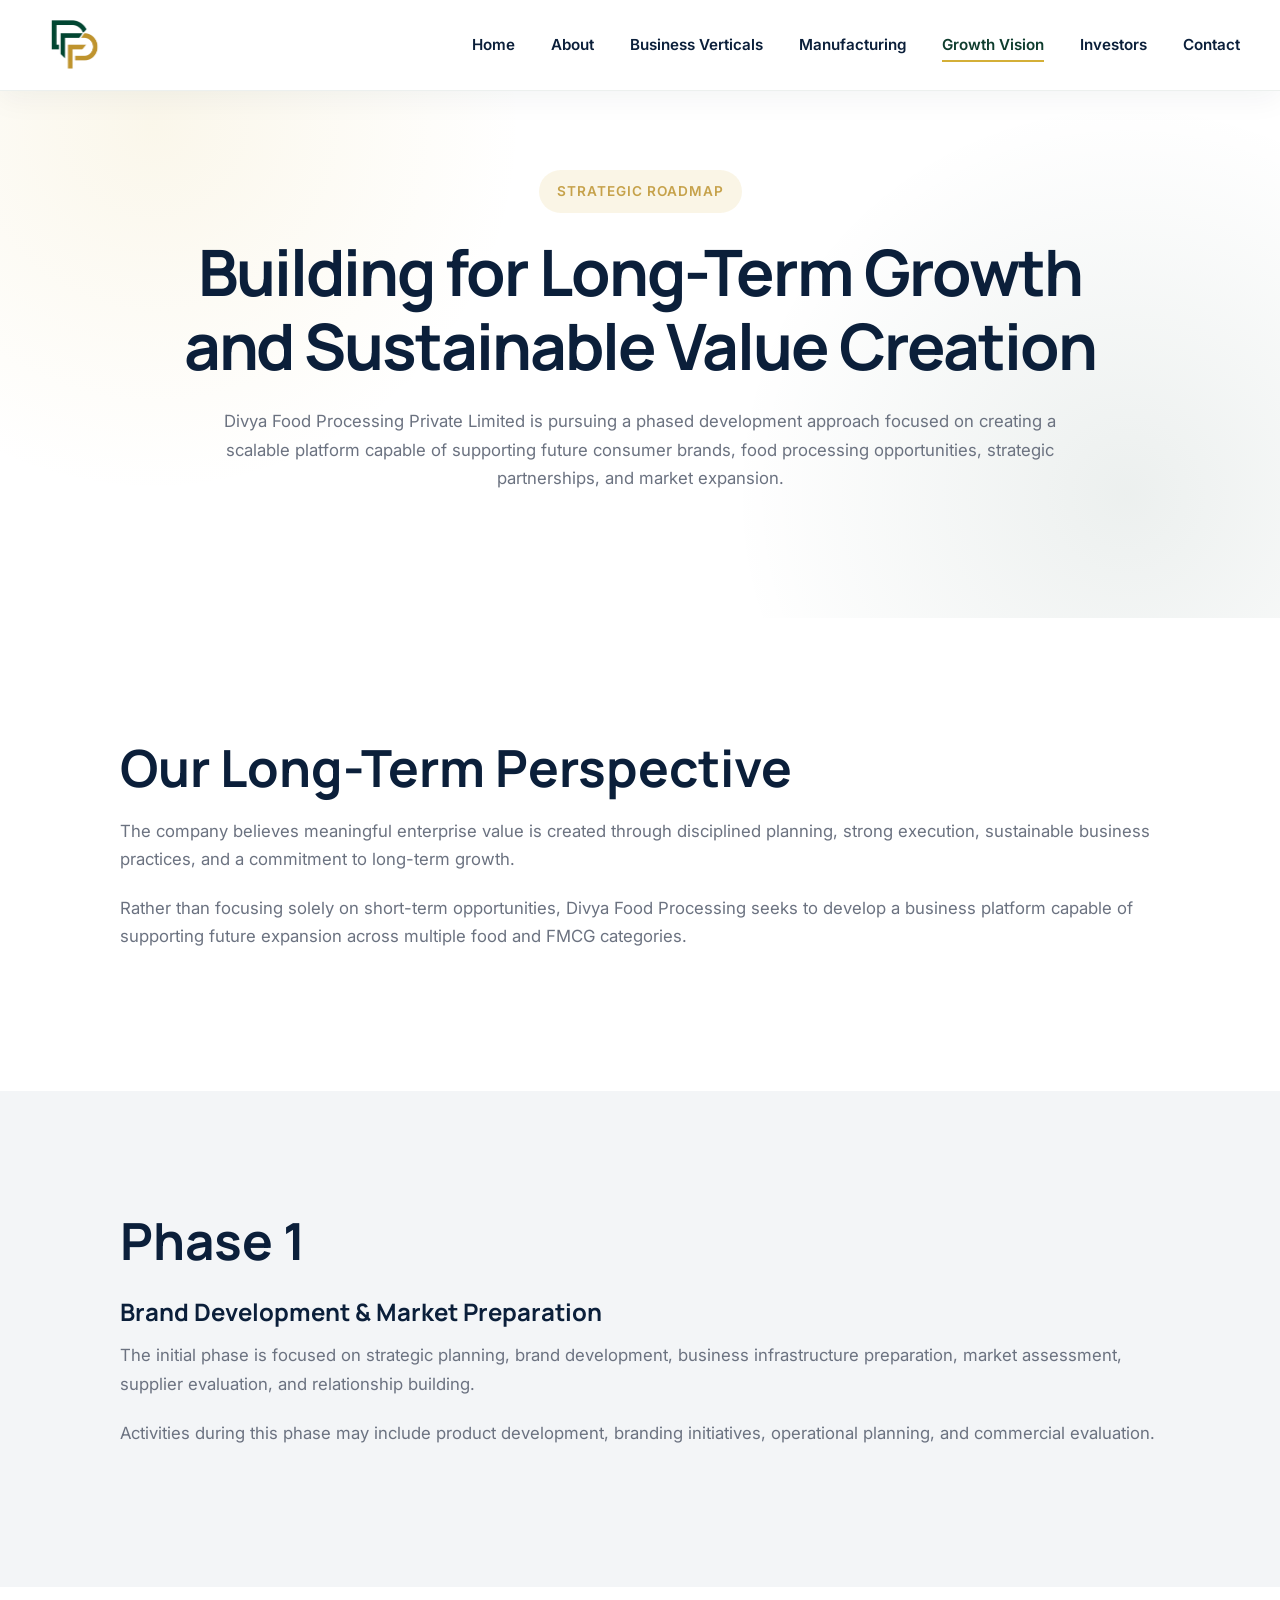
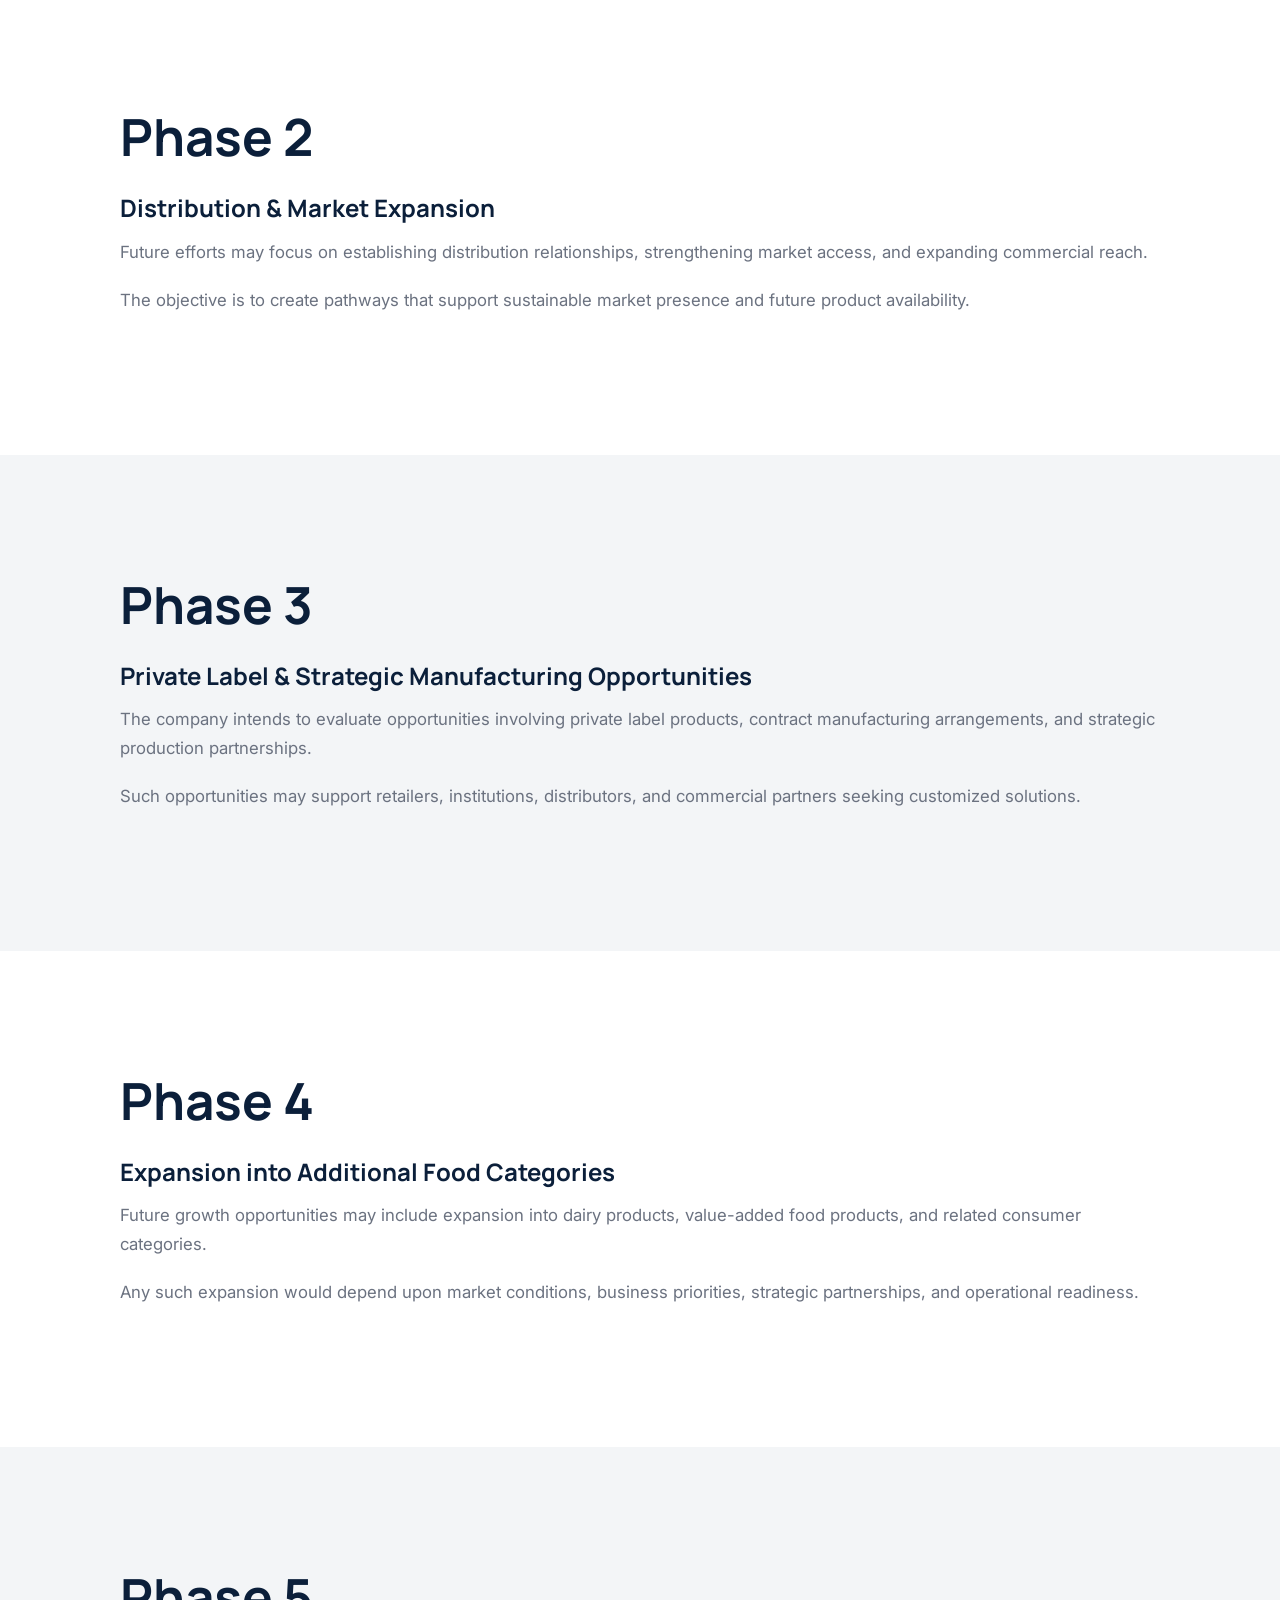
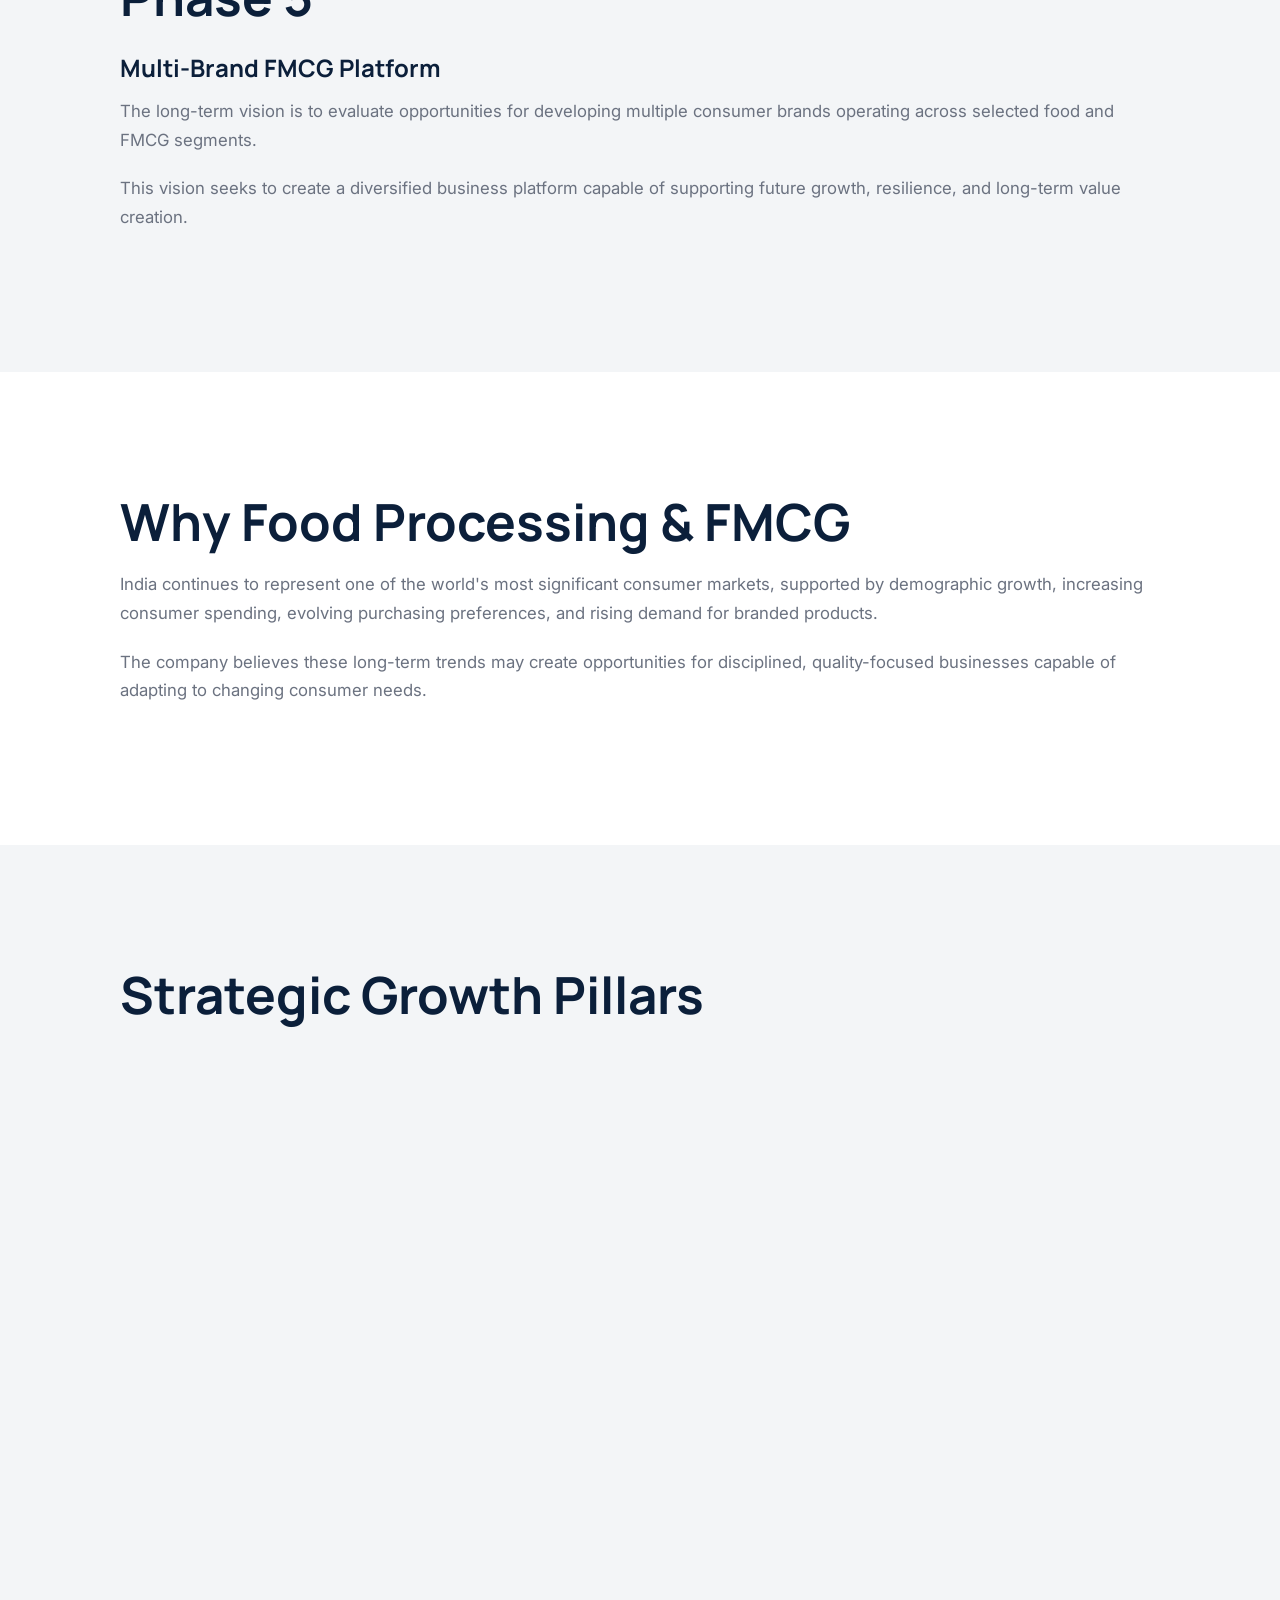
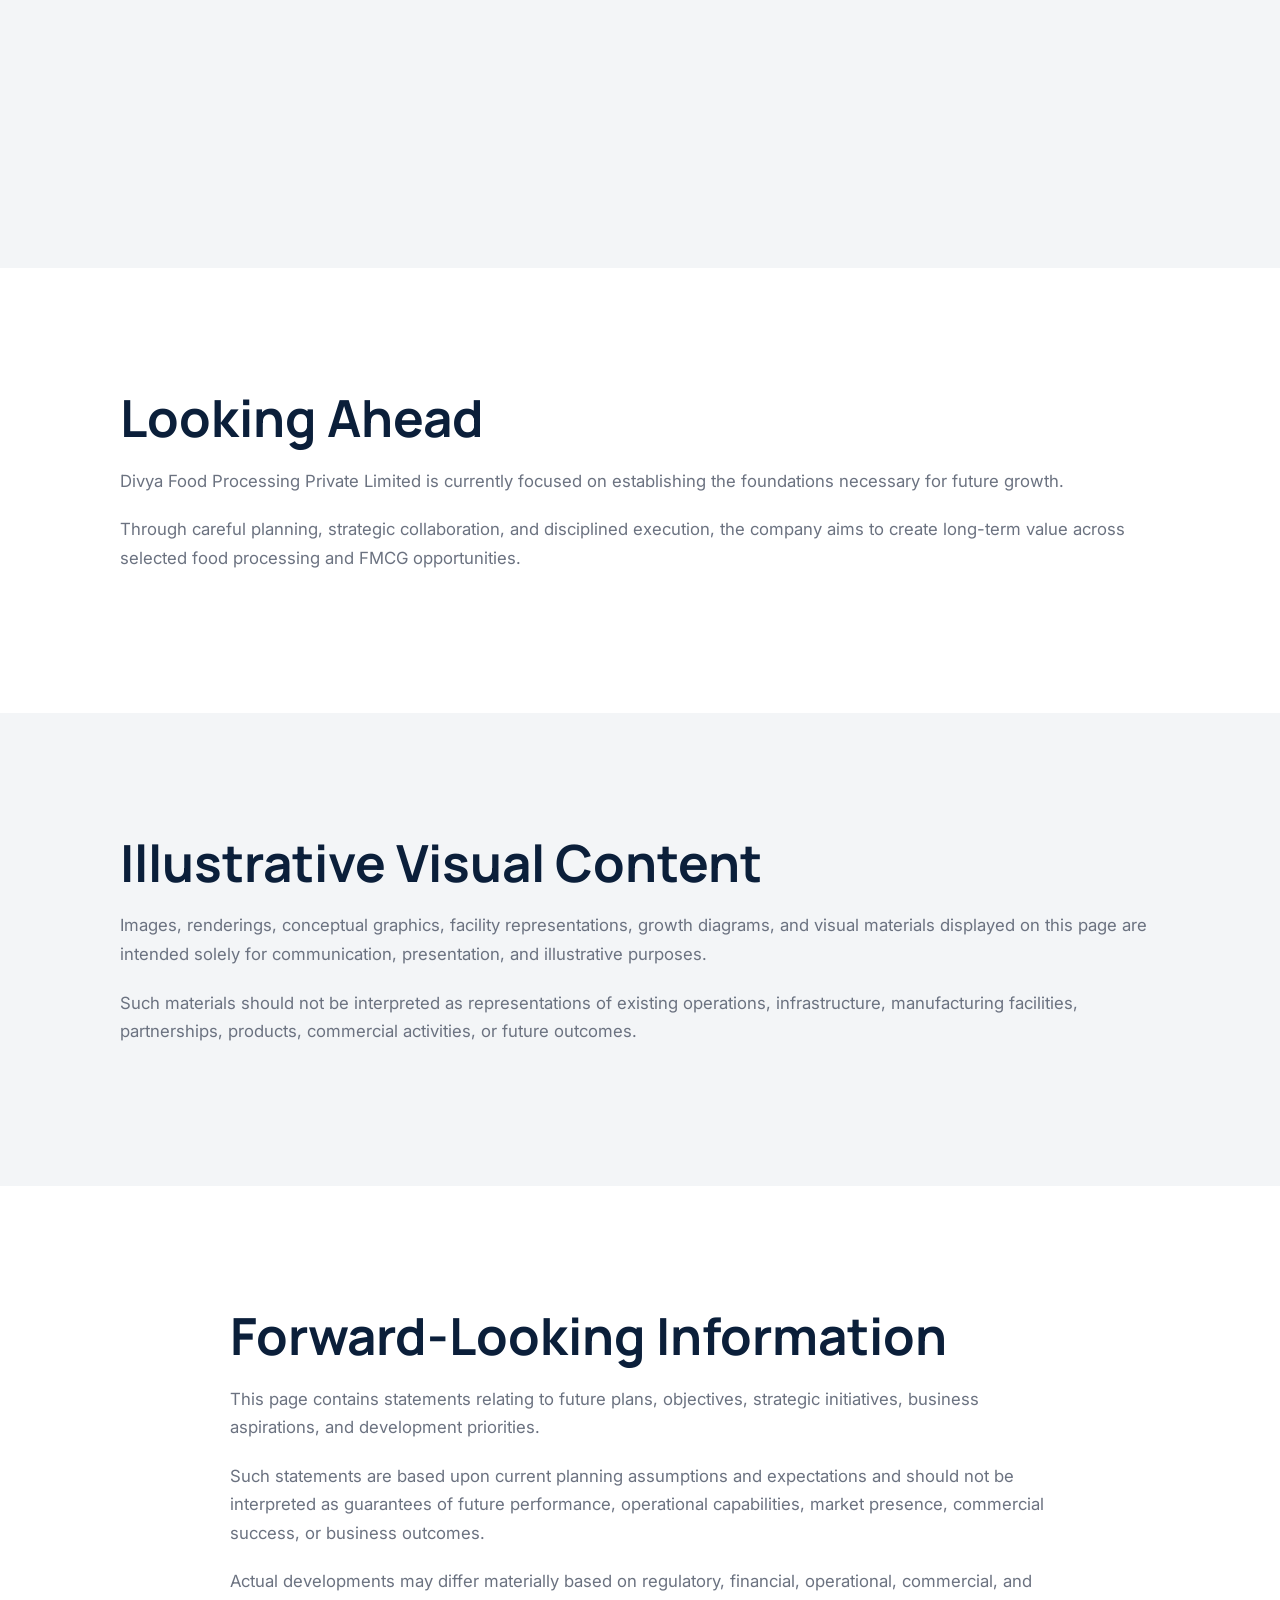
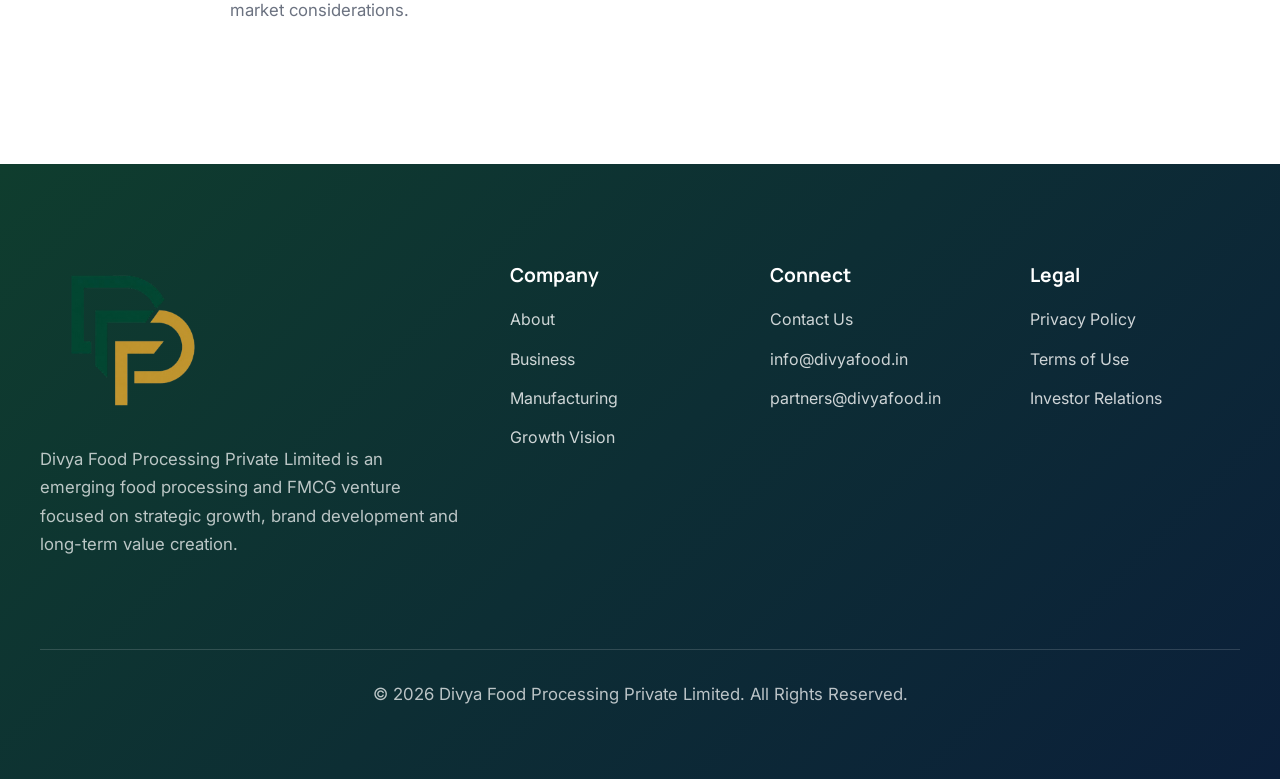
<file: growth-vision.html>
<!DOCTYPE html>

<html lang="en">
<head>
<meta charset="utf-8"/>
<meta content="width=device-width, initial-scale=1.0" name="viewport"/>
<title>Growth Vision | Divya Food Processing Private Limited</title>
<meta content="Explore the long-term growth vision of Divya Food Processing Private Limited, including food processing, consumer brands, private label manufacturing, distribution expansion, and future category development." name="description"/>
<link href="https://fonts.googleapis.com/css2?family=Inter:wght@400;500;600;700&amp;family=Manrope:wght@500;600;700;800&amp;display=swap" rel="stylesheet"/><link href="css/style.css" rel="stylesheet"/><link href="css/components.css" rel="stylesheet"/><link href="css/animations.css" rel="stylesheet"/><meta content="#0F3D2E" name="theme-color"/><link href="assets/logos/DFP-logocl-removebg-preview.png" rel="icon"/></head>
<body class="inner-page">
<!-- HEADER -->
<header class="site-header inner-site-header">
<div class="container">
<div class="navbar">
<a aria-label="Divya Food Processing home" class="logo" href="index.html">
<img alt="Divya Food Processing Private Limited" src="assets/logos/DFP-logocl-removebg-preview.png"/>
</a>
<button aria-controls="primary-navigation" aria-expanded="false" aria-label="Open navigation" class="mobile-toggle" type="button">
<span></span><span></span><span></span>
</button>
<nav aria-label="Primary Navigation" id="primary-navigation">
<ul class="nav-menu"><li><a href="index.html">Home</a></li><li><a href="about.html">About</a></li><li><a href="business-verticals.html">Business Verticals</a></li><li><a href="manufacturing-quality.html">Manufacturing</a></li><li><a aria-current="page" class="active" href="growth-vision.html">Growth Vision</a></li><li><a href="investor-relations.html">Investors</a></li><li><a href="contact.html">Contact</a></li></ul>
</nav>
</div>
</div>
</header>
<main class="inner-main">
<!-- HERO -->
<section class="page-hero section-light">



<div class="container"><p class="badge inner-eyebrow">
                Strategic Roadmap
            </p><h1 class="inner-page-title">
                Building for Long-Term Growth and Sustainable Value Creation
            </h1><p>

                Divya Food Processing Private Limited is pursuing a phased
                development approach focused on creating a scalable platform
                capable of supporting future consumer brands, food processing
                opportunities, strategic partnerships, and market expansion.

            </p></div></section>
<!-- INTRODUCTION -->
<section class="inner-content-section section-light">



<div class="container"><h2 class="inner-section-title">
                Our Long-Term Perspective
            </h2><p>

                The company believes meaningful enterprise value is created
                through disciplined planning, strong execution,
                sustainable business practices, and a commitment
                to long-term growth.

            </p><p>

                Rather than focusing solely on short-term opportunities,
                Divya Food Processing seeks to develop a business platform
                capable of supporting future expansion across multiple
                food and FMCG categories.

            </p></div></section>
<!-- PHASE 1 -->
<section class="inner-content-section section-soft">




<div class="container"><h2 class="inner-section-title">
                Phase 1
            </h2><h3>
                Brand Development &amp; Market Preparation
            </h3><p>

                The initial phase is focused on strategic planning,
                brand development, business infrastructure preparation,
                market assessment, supplier evaluation,
                and relationship building.

            </p><p>

                Activities during this phase may include
                product development, branding initiatives,
                operational planning, and commercial evaluation.

            </p></div></section>
<!-- PHASE 2 -->
<section class="inner-content-section section-light">




<div class="container"><h2 class="inner-section-title">
                Phase 2
            </h2><h3>
                Distribution &amp; Market Expansion
            </h3><p>

                Future efforts may focus on establishing
                distribution relationships, strengthening
                market access, and expanding commercial reach.

            </p><p>

                The objective is to create pathways
                that support sustainable market presence
                and future product availability.

            </p></div></section>
<!-- PHASE 3 -->
<section class="inner-content-section section-soft">




<div class="container"><h2 class="inner-section-title">
                Phase 3
            </h2><h3>
                Private Label &amp; Strategic Manufacturing Opportunities
            </h3><p>

                The company intends to evaluate opportunities
                involving private label products,
                contract manufacturing arrangements,
                and strategic production partnerships.

            </p><p>

                Such opportunities may support retailers,
                institutions, distributors,
                and commercial partners seeking customized solutions.

            </p></div></section>
<!-- PHASE 4 -->
<section class="inner-content-section section-light">




<div class="container"><h2 class="inner-section-title">
                Phase 4
            </h2><h3>
                Expansion into Additional Food Categories
            </h3><p>

                Future growth opportunities may include
                expansion into dairy products,
                value-added food products,
                and related consumer categories.

            </p><p>

                Any such expansion would depend upon
                market conditions, business priorities,
                strategic partnerships,
                and operational readiness.

            </p></div></section>
<!-- PHASE 5 -->
<section class="inner-content-section section-soft">




<div class="container"><h2 class="inner-section-title">
                Phase 5
            </h2><h3>
                Multi-Brand FMCG Platform
            </h3><p>

                The long-term vision is to evaluate
                opportunities for developing
                multiple consumer brands operating
                across selected food and FMCG segments.

            </p><p>

                This vision seeks to create a diversified
                business platform capable of supporting
                future growth, resilience,
                and long-term value creation.

            </p></div></section>
<!-- MARKET OPPORTUNITY -->
<section class="inner-content-section section-light">



<div class="container"><h2 class="inner-section-title">
                Why Food Processing &amp; FMCG
            </h2><p>

                India continues to represent one of the world's
                most significant consumer markets,
                supported by demographic growth,
                increasing consumer spending,
                evolving purchasing preferences,
                and rising demand for branded products.

            </p><p>

                The company believes these long-term trends
                may create opportunities for disciplined,
                quality-focused businesses capable of adapting
                to changing consumer needs.

            </p></div></section>
<!-- STRATEGIC PILLARS -->
<section class="inner-content-section section-soft">





<div class="container"><h2 class="inner-section-title">
                Strategic Growth Pillars
            </h2><article class="reveal">
<h3>
                    Brand Development
                </h3>
<p>

                    Creating trusted consumer brands
                    designed around quality,
                    consistency,
                    and customer value.

                </p>
</article><article class="reveal">
<h3>
                    Operational Excellence
                </h3>
<p>

                    Building scalable operational systems
                    capable of supporting future growth.

                </p>
</article><article class="reveal">
<h3>
                    Strategic Partnerships
                </h3>
<p>

                    Collaborating with suppliers,
                    manufacturers,
                    distributors,
                    and commercial stakeholders.

                </p>
</article><article class="reveal">
<h3>
                    Sustainable Expansion
                </h3>
<p>

                    Pursuing disciplined growth opportunities
                    aligned with long-term business objectives.

                </p>
</article></div></section>
<!-- VISION STATEMENT -->
<section class="inner-content-section section-light">



<div class="container"><h2 class="inner-section-title">
                Looking Ahead
            </h2><p>

                Divya Food Processing Private Limited is currently
                focused on establishing the foundations
                necessary for future growth.

            </p><p>

                Through careful planning,
                strategic collaboration,
                and disciplined execution,
                the company aims to create
                long-term value across selected
                food processing and FMCG opportunities.

            </p></div></section>
<!-- VISUAL DISCLAIMER -->
<section class="inner-content-section section-soft">



<div class="container"><h2 class="inner-section-title">
                Illustrative Visual Content
            </h2><p>

                Images, renderings,
                conceptual graphics,
                facility representations,
                growth diagrams,
                and visual materials displayed on this page
                are intended solely for communication,
                presentation,
                and illustrative purposes.

            </p><p>

                Such materials should not be interpreted
                as representations of existing operations,
                infrastructure,
                manufacturing facilities,
                partnerships,
                products,
                commercial activities,
                or future outcomes.

            </p></div></section>
<!-- FORWARD LOOKING DISCLAIMER -->
<section class="inner-content-section section-light">




<div class="container"><h2 class="inner-section-title">
                Forward-Looking Information
            </h2><p>

                This page contains statements relating to
                future plans, objectives,
                strategic initiatives,
                business aspirations,
                and development priorities.

            </p><p>

                Such statements are based upon current planning
                assumptions and expectations and should not be
                interpreted as guarantees of future performance,
                operational capabilities,
                market presence,
                commercial success,
                or business outcomes.

            </p><p>

                Actual developments may differ materially
                based on regulatory,
                financial,
                operational,
                commercial,
                and market considerations.

            </p></div></section>
</main>
<!-- FOOTER -->
<footer class="site-footer">
<div class="container">
<div class="footer-grid">
<div>
<img alt="Divya Food Processing" class="footer-logo" src="assets/logos/DFP-logocl-removebg-preview.png"/>
<p>Divya Food Processing Private Limited is an emerging food processing and FMCG venture focused on strategic growth, brand development and long-term value creation.</p>
</div>
<div>
<h4>Company</h4>
<div class="footer-links">
<a href="about.html">About</a>
<a href="business-verticals.html">Business</a>
<a href="manufacturing-quality.html">Manufacturing</a>
<a href="growth-vision.html">Growth Vision</a>
</div>
</div>
<div>
<h4>Connect</h4>
<div class="footer-links">
<a href="contact.html">Contact Us</a>
<a href="mailto:info@divyafood.in">info@divyafood.in</a>
<a href="mailto:partners@divyafood.in">partners@divyafood.in</a>
</div>
</div>
<div>
<h4>Legal</h4>
<div class="footer-links">
<a href="privacy-policy.html">Privacy Policy</a>
<a href="terms-of-use.html">Terms of Use</a>
<a href="investor-relations.html">Investor Relations</a>
</div>
</div>
</div>
<div class="footer-bottom"><p>© 2026 Divya Food Processing Private Limited. All Rights Reserved.</p></div>
</div>
</footer>
</body>
</html>
</file>
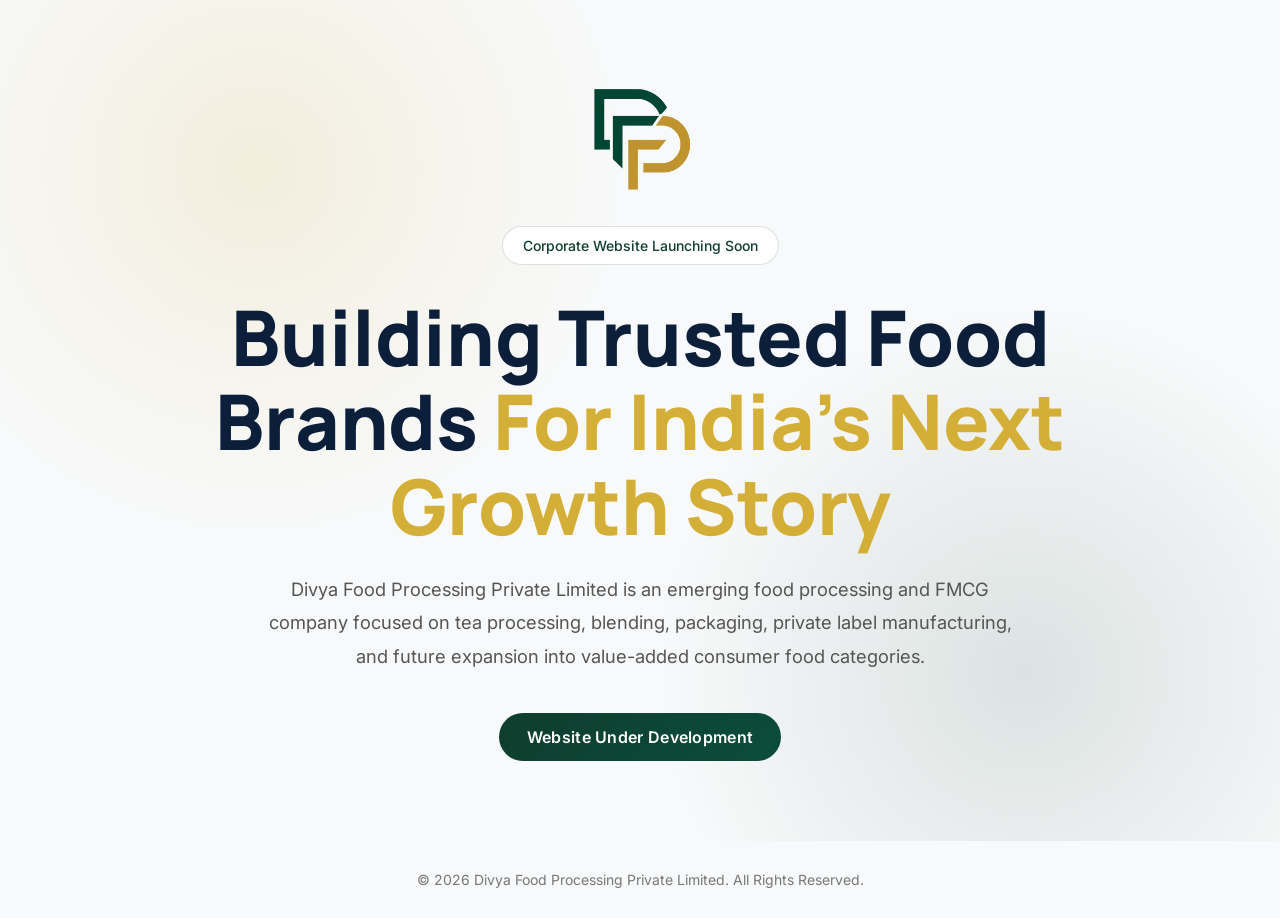
<file: indext.html>
<!DOCTYPE html>
<html lang="en">
<head>
<meta charset="UTF-8">
<meta name="viewport" content="width=device-width, initial-scale=1.0">

<title>Divya Food Processing Private Limited</title>

<meta name="description" content="Divya Food Processing Private Limited is an emerging food processing and FMCG company focused on tea processing, blending, packaging, private label manufacturing and future expansion into value-added food categories.">

<link rel="preconnect" href="https://fonts.googleapis.com">
<link rel="preconnect" href="https://fonts.gstatic.com" crossorigin>

<link href="https://fonts.googleapis.com/css2?family=Inter:wght@400;500;600&family=Manrope:wght@500;600;700;800&display=swap" rel="stylesheet">

<style>

:root{
    --forest:#0F3D2E;
    --forest-dark:#0B4D3A;
    --gold:#D4AF37;
    --navy:#0B1F3A;
    --bg:#F8F9FA;
    --text:#1E1E1E;
}

*{
    margin:0;
    padding:0;
    box-sizing:border-box;
}

html{
    scroll-behavior:smooth;
}

body{
    font-family:'Inter',sans-serif;
    background:var(--bg);
    color:var(--text);
    overflow-x:hidden;
    min-height:100vh;
    display:flex;
    flex-direction:column;
}

/* =========================
   HERO SECTION
========================= */

.hero{
    flex:1;
    display:flex;
    justify-content:center;
    align-items:center;
    text-align:center;
    padding:80px 30px;
    position:relative;
    overflow:hidden;
}

.hero::before{
    content:"";
    position:absolute;
    inset:0;

    background:
    radial-gradient(circle at 20% 20%, rgba(212,175,55,0.15), transparent 30%),
    radial-gradient(circle at 80% 80%, rgba(15,61,46,0.12), transparent 30%);

    animation:floatBg 12s ease-in-out infinite alternate;
}

@keyframes floatBg{
    from{
        transform:scale(1);
    }
    to{
        transform:scale(1.08);
    }
}

.container{
    position:relative;
    z-index:2;
    max-width:900px;
    width:100%;
}

/* =========================
   LOGO
========================= */

.logo{
    width:140px;
    margin:0 auto 25px;
    animation:fadeUp 1s ease;
}

.logo img{
    width:100%;
    height:auto;
    display:block;
}

/* =========================
   LAUNCH BADGE
========================= */

.tag{
    display:inline-block;
    padding:10px 20px;
    border:1px solid rgba(15,61,46,0.15);
    border-radius:50px;
    background:#ffffff;
    color:var(--forest);
    font-size:14px;
    font-weight:500;
    margin-bottom:30px;
    animation:fadeUp 1.2s ease;
}

/* =========================
   HEADING
========================= */

h1{
    font-family:'Manrope',sans-serif;
    font-size:clamp(2.5rem,6vw,5rem);
    font-weight:800;
    line-height:1.1;
    color:var(--navy);
    margin-bottom:25px;
    animation:fadeUp 1.4s ease;
}

.highlight{
    color:var(--gold);
}

p{
    max-width:760px;
    margin:auto;
    font-size:1.15rem;
    line-height:1.8;
    color:#555;
    animation:fadeUp 1.6s ease;
}

/* =========================
   STATUS BUTTON
========================= */

.status{
    margin-top:40px;
    display:inline-block;
    padding:14px 28px;
    border-radius:50px;
    background:linear-gradient(
        135deg,
        var(--forest),
        var(--forest-dark)
    );
    color:white;
    font-weight:600;
    letter-spacing:0.3px;
    animation:pulse 2.5s infinite;
}

@keyframes pulse{
    0%{
        box-shadow:0 0 0 0 rgba(15,61,46,.35);
    }
    70%{
        box-shadow:0 0 0 18px rgba(15,61,46,0);
    }
    100%{
        box-shadow:0 0 0 0 rgba(15,61,46,0);
    }
}

/* =========================
   FOOTER
========================= */

footer{
    text-align:center;
    color:#777;
    font-size:14px;
    padding:30px 20px;
}

/* =========================
   ANIMATIONS
========================= */

@keyframes fadeUp{
    from{
        opacity:0;
        transform:translateY(25px);
    }
    to{
        opacity:1;
        transform:translateY(0);
    }
}

/* =========================
   MOBILE
========================= */

@media(max-width:768px){

    .hero{
        padding:60px 20px;
    }

    .logo{
        width:120px;
    }

    p{
        font-size:1rem;
        line-height:1.7;
    }

    .status{
        font-size:14px;
        padding:12px 24px;
    }

}

</style>
</head>

<body>

<section class="hero">

    <div class="container">

        <div class="logo">
            <img src="assets/logos/DFP-logocl-removebg-preview.png" alt="Divya Food Processing Private Limited">
        </div>

        <div class="tag">
            Corporate Website Launching Soon
        </div>

        <h1>
            Building Trusted Food Brands
            <span class="highlight">For India's Next Growth Story</span>
        </h1>

        <p>
            Divya Food Processing Private Limited is an emerging food processing and FMCG company focused on tea processing, blending, packaging, private label manufacturing, and future expansion into value-added consumer food categories.
        </p>

        <div class="status">
            Website Under Development
        </div>

    </div>

</section>

<footer>
    © <span id="year"></span> Divya Food Processing Private Limited. All Rights Reserved.
</footer>

<script>
document.getElementById("year").textContent =
new Date().getFullYear();
</script>

</body>
</html>
</file>
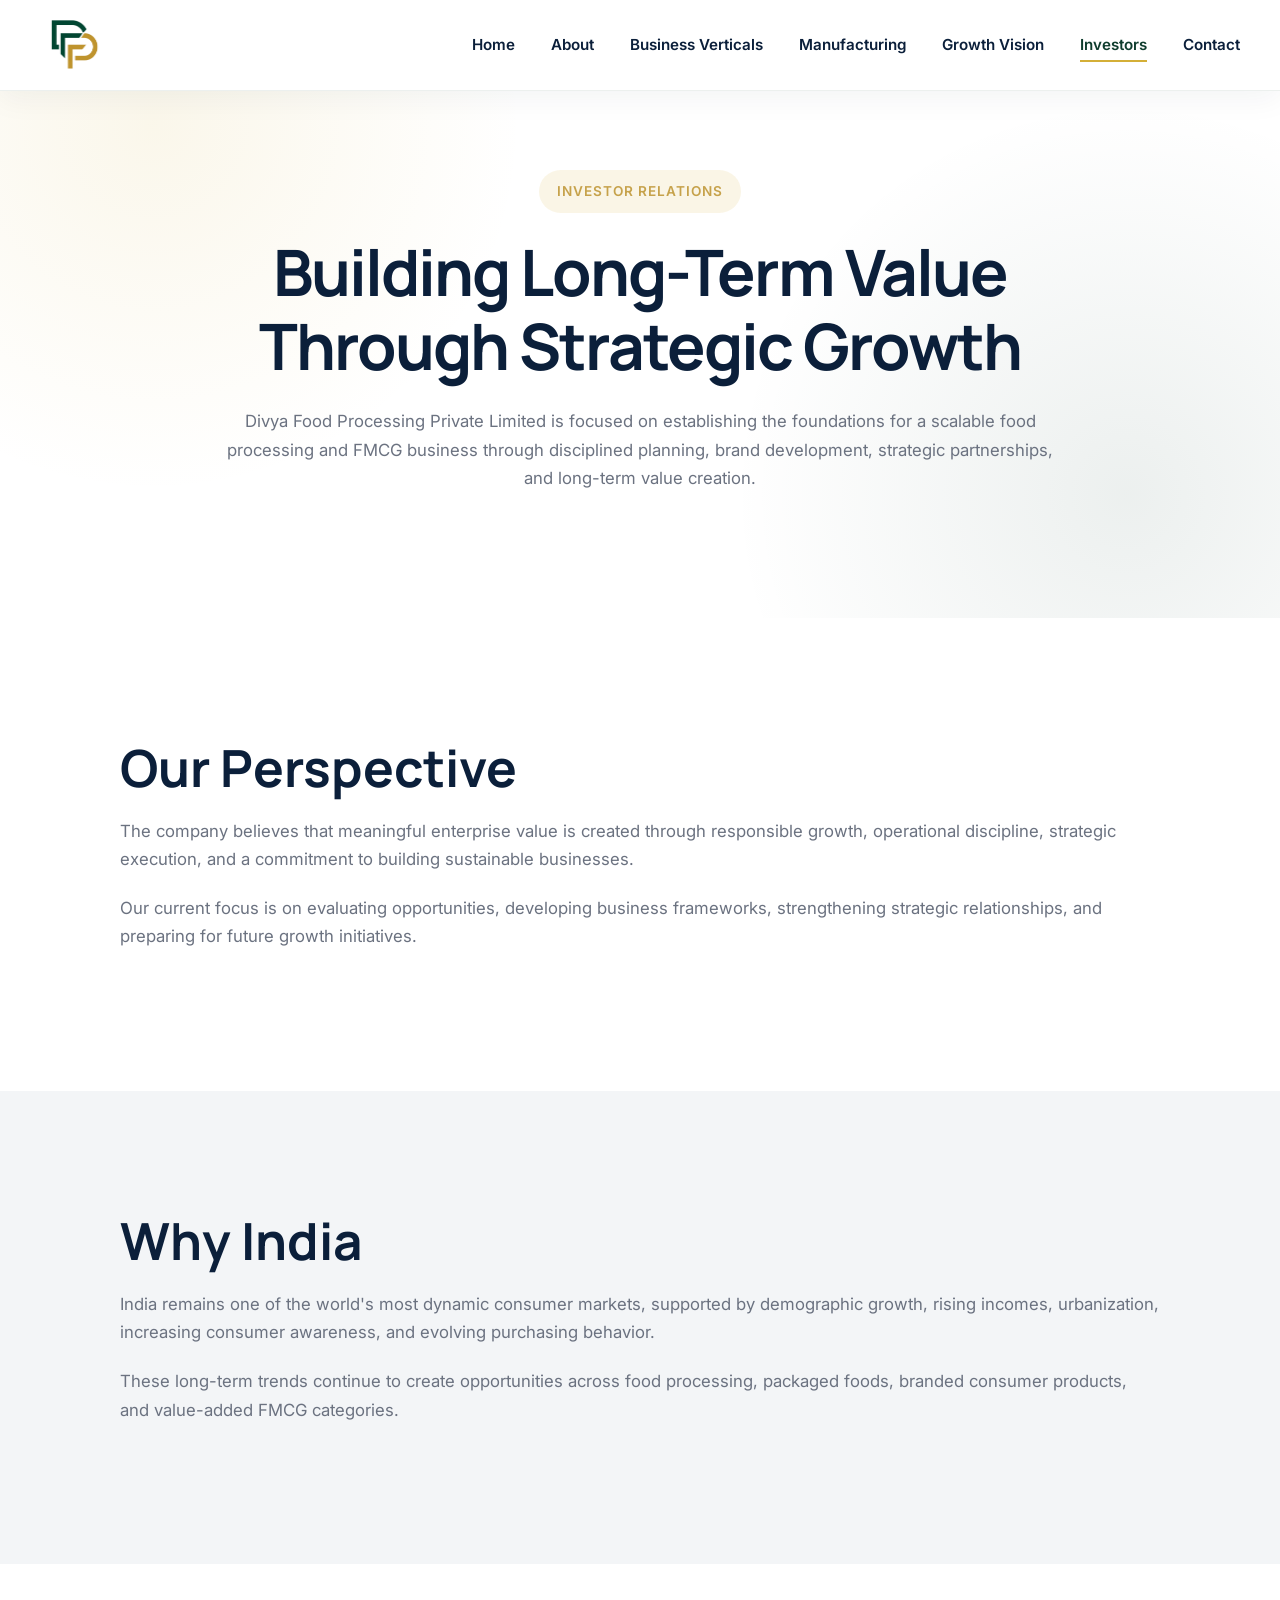
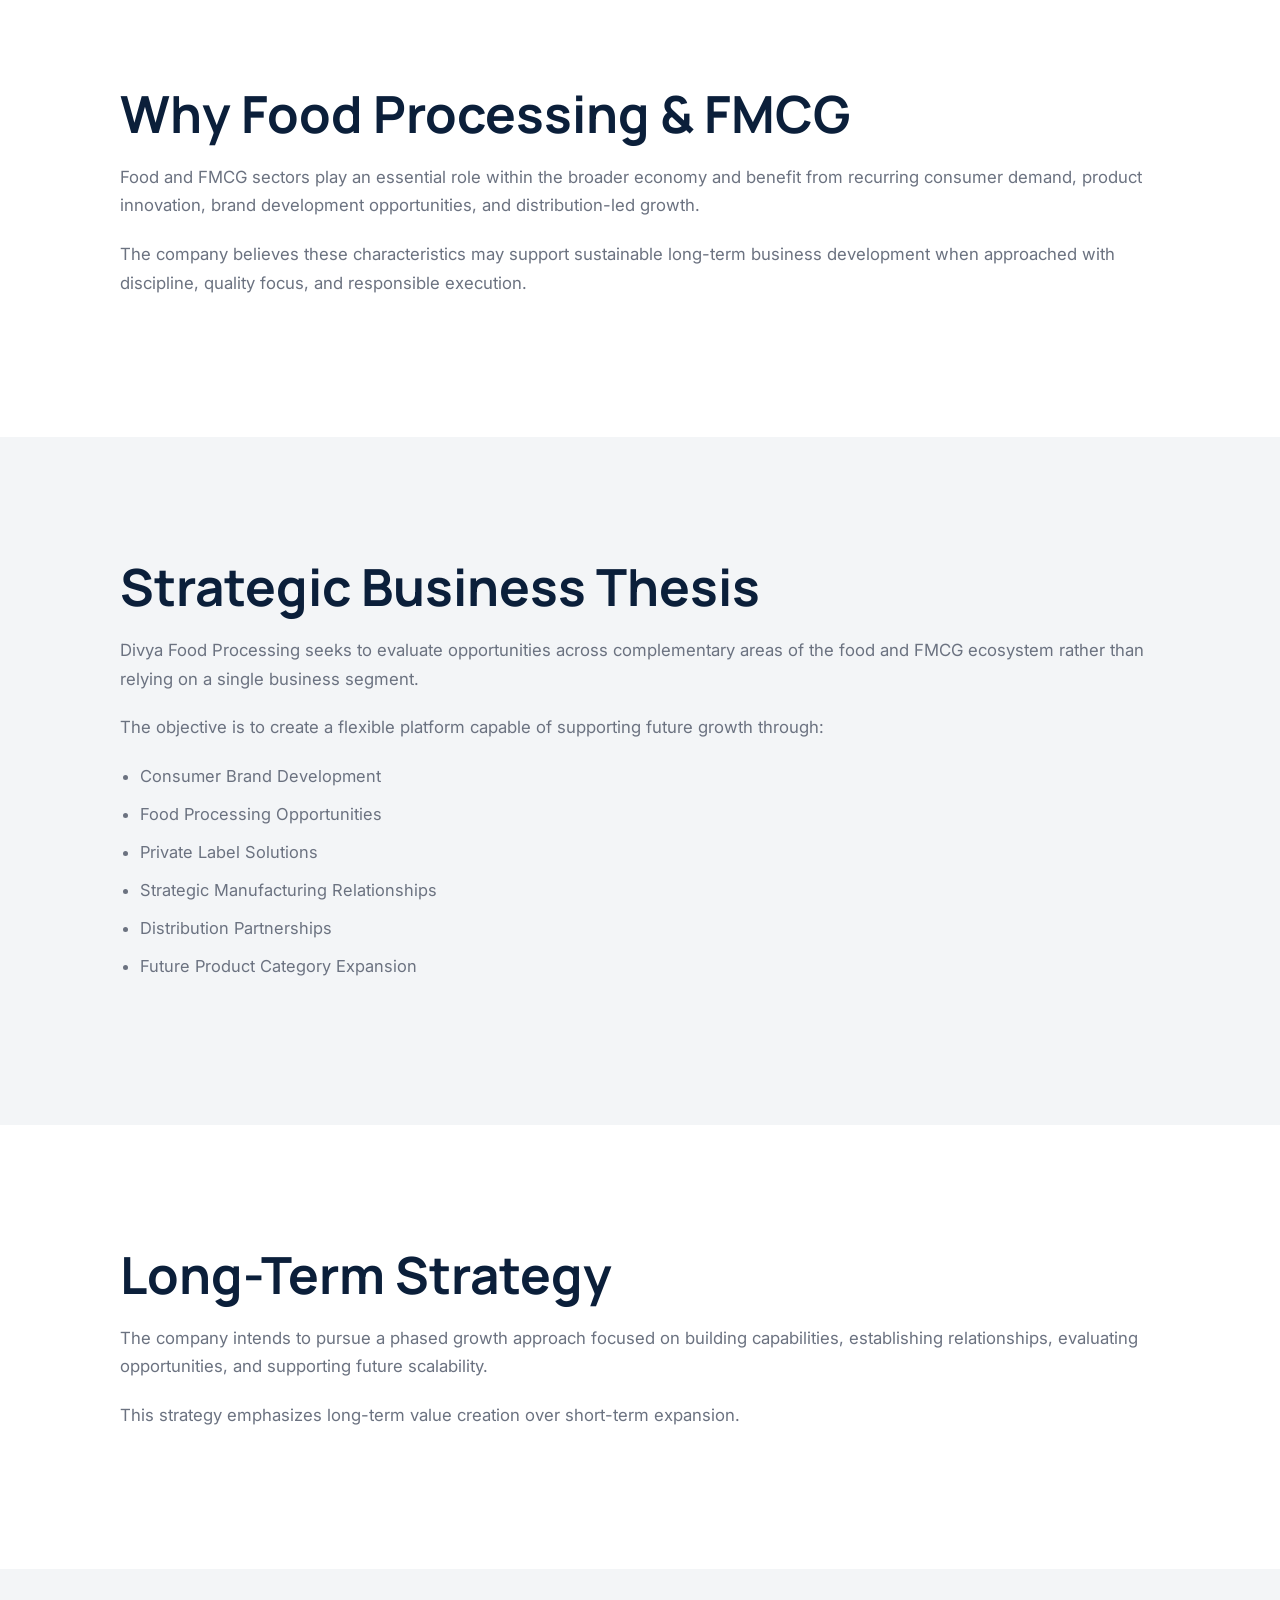
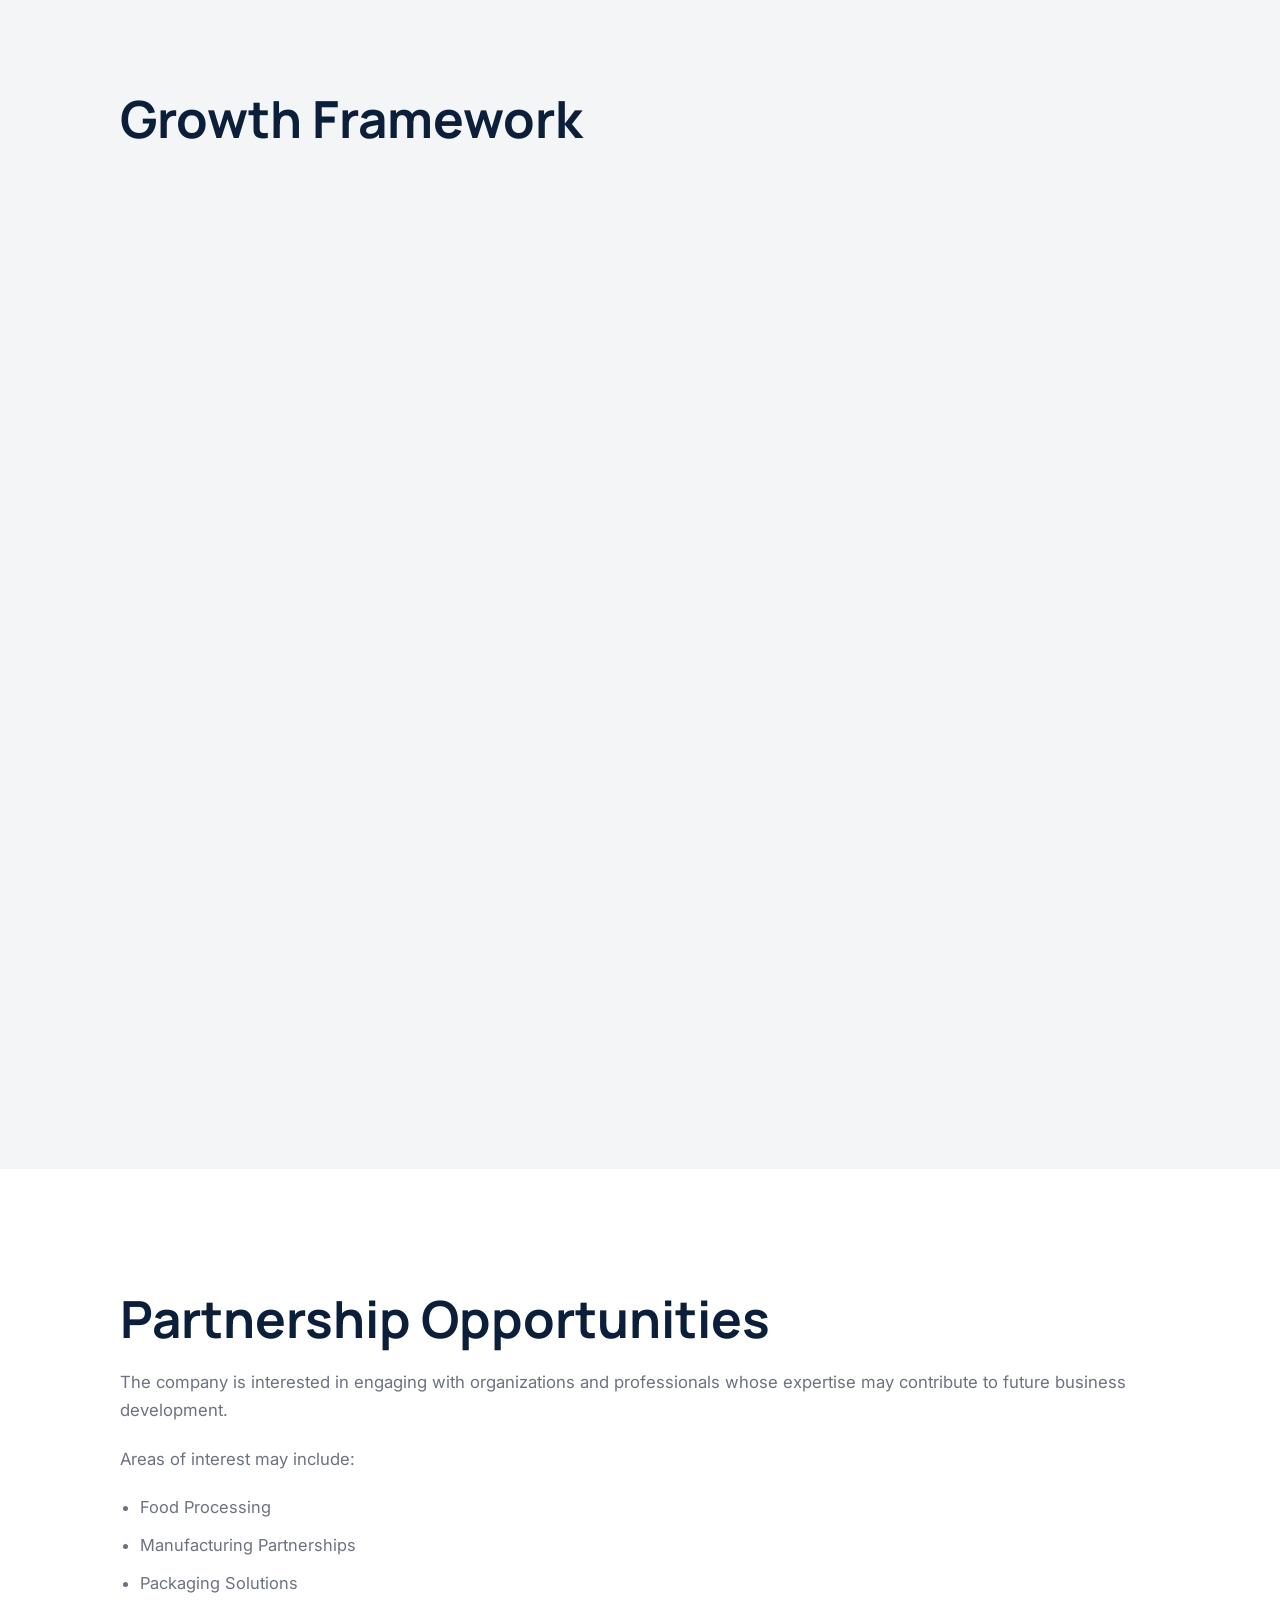
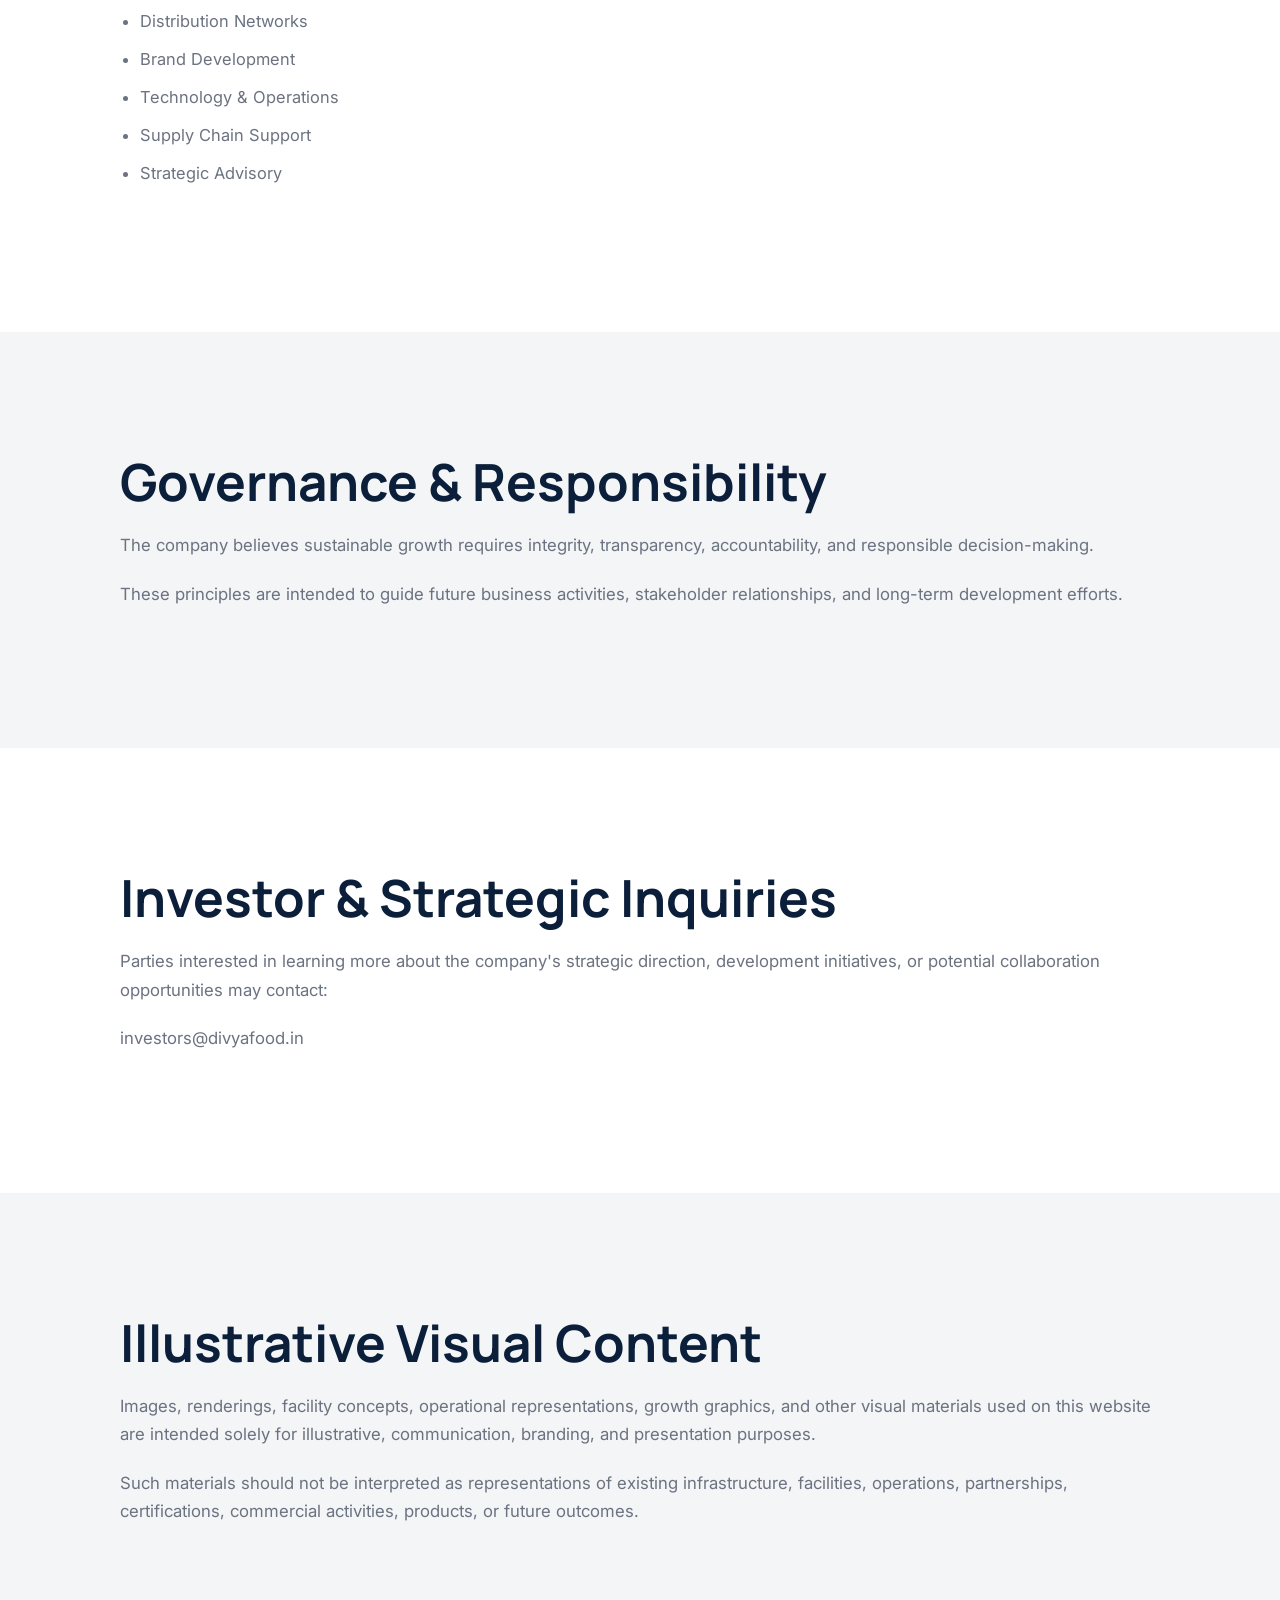
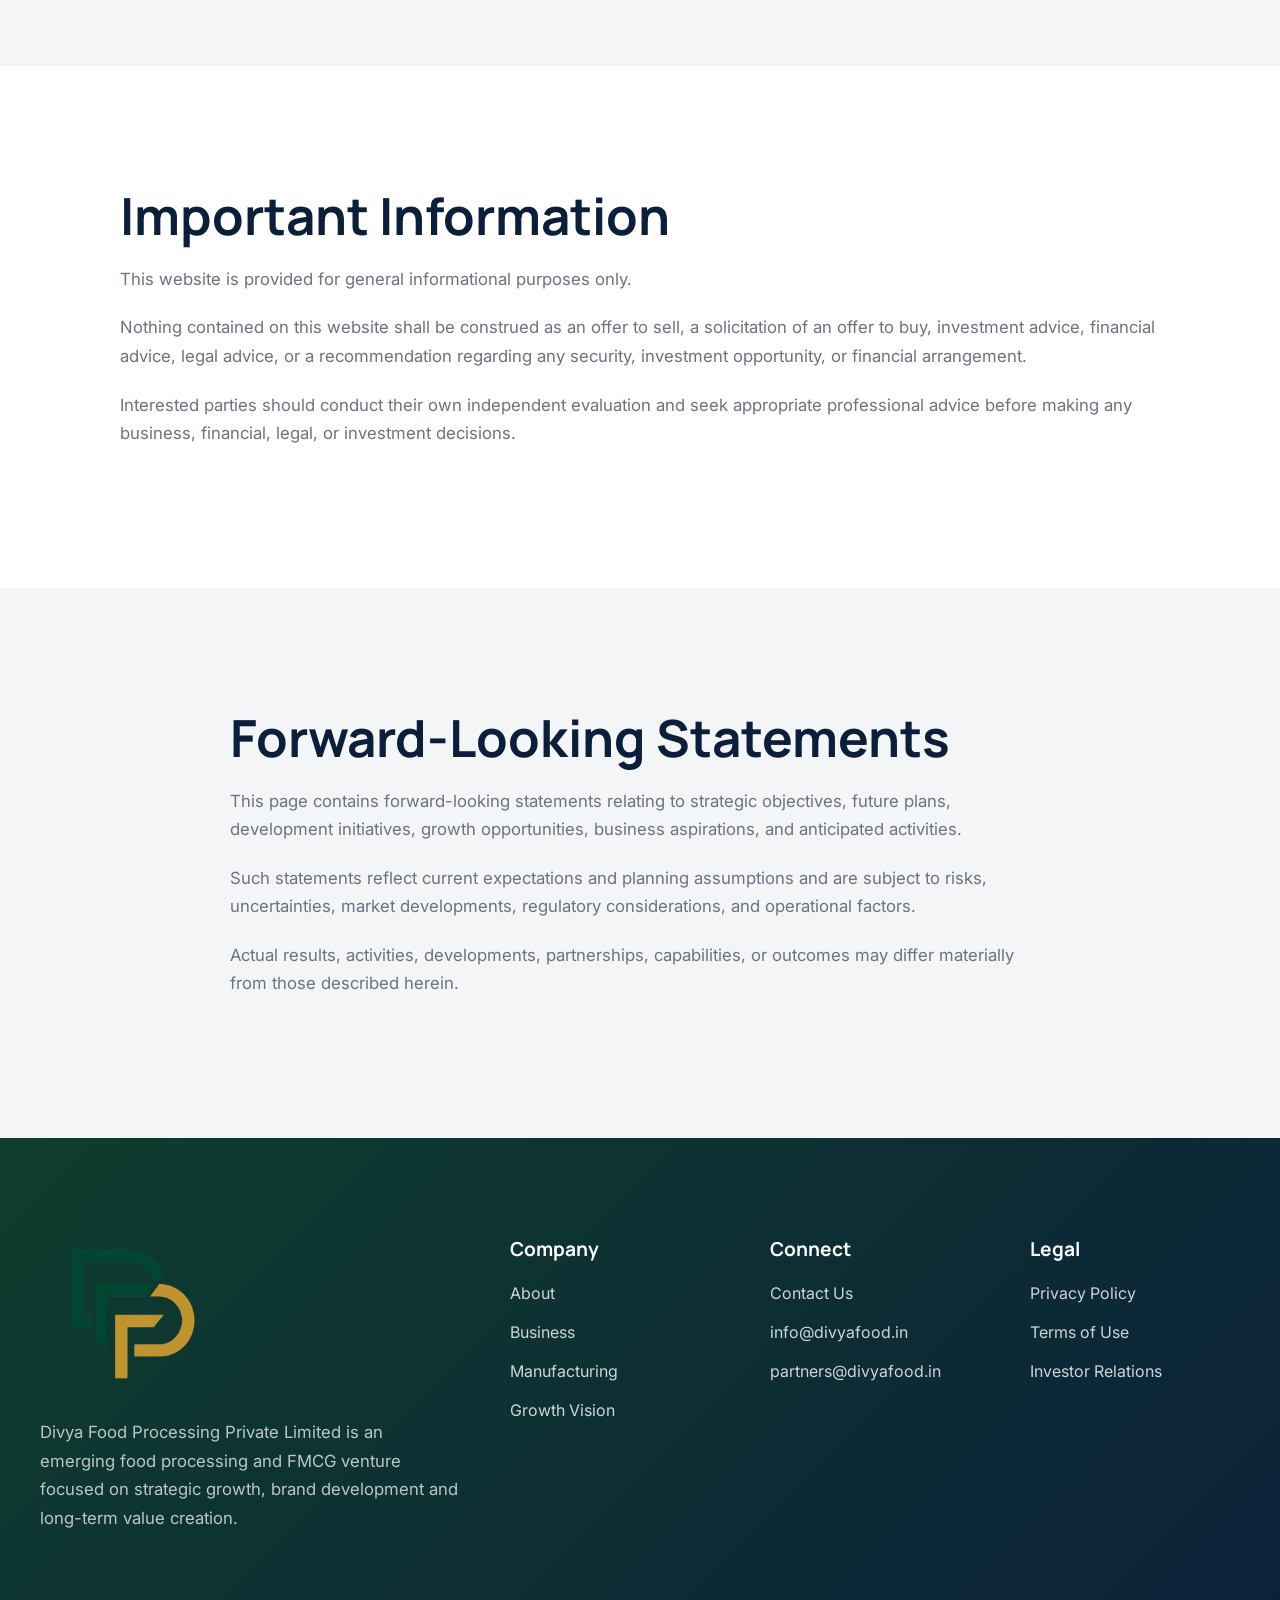
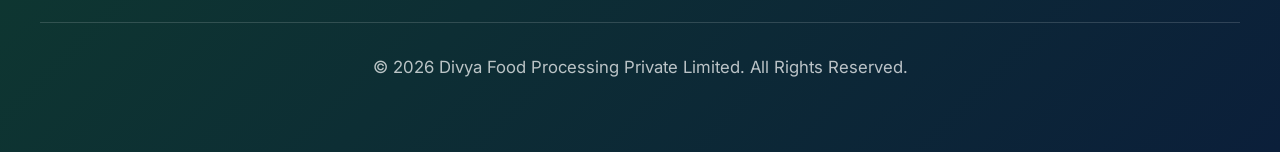
<file: investor-relations.html>
<!DOCTYPE html>

<html lang="en">
<head>
<meta charset="utf-8"/>
<meta content="width=device-width, initial-scale=1.0" name="viewport"/>
<title>Investor Relations | Divya Food Processing Private Limited</title>
<meta content="Learn about the strategic vision, growth framework, market opportunity, and long-term business objectives of Divya Food Processing Private Limited." name="description"/>
<link href="https://fonts.googleapis.com/css2?family=Inter:wght@400;500;600;700&amp;family=Manrope:wght@500;600;700;800&amp;display=swap" rel="stylesheet"/><link href="css/style.css" rel="stylesheet"/><link href="css/components.css" rel="stylesheet"/><link href="css/animations.css" rel="stylesheet"/><meta content="#0F3D2E" name="theme-color"/><link href="assets/logos/DFP-logocl-removebg-preview.png" rel="icon"/></head>
<body class="inner-page">
<!-- HEADER -->
<header class="site-header inner-site-header">
<div class="container">
<div class="navbar">
<a aria-label="Divya Food Processing home" class="logo" href="index.html">
<img alt="Divya Food Processing Private Limited" src="assets/logos/DFP-logocl-removebg-preview.png"/>
</a>
<button aria-controls="primary-navigation" aria-expanded="false" aria-label="Open navigation" class="mobile-toggle" type="button">
<span></span><span></span><span></span>
</button>
<nav aria-label="Primary Navigation" id="primary-navigation">
<ul class="nav-menu"><li><a href="index.html">Home</a></li><li><a href="about.html">About</a></li><li><a href="business-verticals.html">Business Verticals</a></li><li><a href="manufacturing-quality.html">Manufacturing</a></li><li><a href="growth-vision.html">Growth Vision</a></li><li><a aria-current="page" class="active" href="investor-relations.html">Investors</a></li><li><a href="contact.html">Contact</a></li></ul>
</nav>
</div>
</div>
</header>
<main class="inner-main">
<!-- HERO -->
<section class="page-hero section-light">



<div class="container"><p class="badge inner-eyebrow">
                Investor Relations
            </p><h1 class="inner-page-title">
                Building Long-Term Value Through Strategic Growth
            </h1><p>

                Divya Food Processing Private Limited is focused on
                establishing the foundations for a scalable food
                processing and FMCG business through disciplined
                planning, brand development, strategic partnerships,
                and long-term value creation.

            </p></div></section>
<!-- INTRODUCTION -->
<section class="inner-content-section section-light">



<div class="container"><h2 class="inner-section-title">
                Our Perspective
            </h2><p>

                The company believes that meaningful enterprise
                value is created through responsible growth,
                operational discipline, strategic execution,
                and a commitment to building sustainable businesses.

            </p><p>

                Our current focus is on evaluating opportunities,
                developing business frameworks,
                strengthening strategic relationships,
                and preparing for future growth initiatives.

            </p></div></section>
<!-- WHY INDIA -->
<section class="inner-content-section section-soft">



<div class="container"><h2 class="inner-section-title">
                Why India
            </h2><p>

                India remains one of the world's most dynamic
                consumer markets, supported by demographic growth,
                rising incomes, urbanization,
                increasing consumer awareness,
                and evolving purchasing behavior.

            </p><p>

                These long-term trends continue to create
                opportunities across food processing,
                packaged foods,
                branded consumer products,
                and value-added FMCG categories.

            </p></div></section>
<!-- WHY FMCG -->
<section class="inner-content-section section-light">



<div class="container"><h2 class="inner-section-title">
                Why Food Processing &amp; FMCG
            </h2><p>

                Food and FMCG sectors play an essential role
                within the broader economy and benefit from
                recurring consumer demand,
                product innovation,
                brand development opportunities,
                and distribution-led growth.

            </p><p>

                The company believes these characteristics
                may support sustainable long-term business
                development when approached with discipline,
                quality focus,
                and responsible execution.

            </p></div></section>
<!-- BUSINESS THESIS -->
<section class="inner-content-section section-soft">




<div class="container"><h2 class="inner-section-title">
                Strategic Business Thesis
            </h2><p>

                Divya Food Processing seeks to evaluate
                opportunities across complementary areas
                of the food and FMCG ecosystem rather than
                relying on a single business segment.

            </p><p>

                The objective is to create a flexible platform
                capable of supporting future growth through:

            </p><ul>
<li>Consumer Brand Development</li>
<li>Food Processing Opportunities</li>
<li>Private Label Solutions</li>
<li>Strategic Manufacturing Relationships</li>
<li>Distribution Partnerships</li>
<li>Future Product Category Expansion</li>
</ul></div></section>
<!-- LONG TERM STRATEGY -->
<section class="inner-content-section section-light">



<div class="container"><h2 class="inner-section-title">
                Long-Term Strategy
            </h2><p>

                The company intends to pursue a phased growth
                approach focused on building capabilities,
                establishing relationships,
                evaluating opportunities,
                and supporting future scalability.

            </p><p>

                This strategy emphasizes long-term value creation
                over short-term expansion.

            </p></div></section>
<!-- GROWTH FRAMEWORK -->
<section class="inner-content-section section-soft">






<div class="container"><h2 class="inner-section-title">
                Growth Framework
            </h2><article class="reveal">
<h3>
                    Phase 1
                </h3>
<p>
                    Strategic planning and brand development.
                </p>
</article><article class="reveal">
<h3>
                    Phase 2
                </h3>
<p>
                    Market preparation and distribution exploration.
                </p>
</article><article class="reveal">
<h3>
                    Phase 3
                </h3>
<p>
                    Private label and manufacturing opportunities.
                </p>
</article><article class="reveal">
<h3>
                    Phase 4
                </h3>
<p>
                    Additional food category evaluation.
                </p>
</article><article class="reveal">
<h3>
                    Phase 5
                </h3>
<p>
                    Diversified FMCG platform development.
                </p>
</article></div></section>
<!-- PARTNERSHIP OPPORTUNITIES -->
<section class="inner-content-section section-light">




<div class="container"><h2 class="inner-section-title">
                Partnership Opportunities
            </h2><p>

                The company is interested in engaging with
                organizations and professionals whose expertise
                may contribute to future business development.

            </p><p>

                Areas of interest may include:

            </p><ul>
<li>Food Processing</li>
<li>Manufacturing Partnerships</li>
<li>Packaging Solutions</li>
<li>Distribution Networks</li>
<li>Brand Development</li>
<li>Technology &amp; Operations</li>
<li>Supply Chain Support</li>
<li>Strategic Advisory</li>
</ul></div></section>
<!-- GOVERNANCE -->
<section class="inner-content-section section-soft">



<div class="container"><h2 class="inner-section-title">
                Governance &amp; Responsibility
            </h2><p>

                The company believes sustainable growth
                requires integrity, transparency,
                accountability, and responsible decision-making.

            </p><p>

                These principles are intended to guide
                future business activities,
                stakeholder relationships,
                and long-term development efforts.

            </p></div></section>
<!-- INVESTOR CONTACT -->
<section class="inner-content-section section-light">



<div class="container"><h2 class="inner-section-title">
                Investor &amp; Strategic Inquiries
            </h2><p>

                Parties interested in learning more about
                the company's strategic direction,
                development initiatives,
                or potential collaboration opportunities
                may contact:

            </p><p>

                investors@divyafood.in

            </p></div></section>
<!-- IMAGE DISCLAIMER -->
<section class="inner-content-section section-soft">



<div class="container"><h2 class="inner-section-title">
                Illustrative Visual Content
            </h2><p>

                Images, renderings,
                facility concepts,
                operational representations,
                growth graphics,
                and other visual materials used on this website
                are intended solely for illustrative,
                communication,
                branding,
                and presentation purposes.

            </p><p>

                Such materials should not be interpreted
                as representations of existing infrastructure,
                facilities,
                operations,
                partnerships,
                certifications,
                commercial activities,
                products,
                or future outcomes.

            </p></div></section>
<!-- LEGAL DISCLAIMER -->
<section class="inner-content-section section-light">




<div class="container"><h2 class="inner-section-title">
                Important Information
            </h2><p>

                This website is provided for general informational
                purposes only.

            </p><p>

                Nothing contained on this website shall be
                construed as an offer to sell,
                a solicitation of an offer to buy,
                investment advice,
                financial advice,
                legal advice,
                or a recommendation regarding any security,
                investment opportunity,
                or financial arrangement.

            </p><p>

                Interested parties should conduct their own
                independent evaluation and seek appropriate
                professional advice before making any business,
                financial,
                legal,
                or investment decisions.

            </p></div></section>
<!-- FORWARD LOOKING -->
<section class="inner-content-section section-soft">




<div class="container"><h2 class="inner-section-title">
                Forward-Looking Statements
            </h2><p>

                This page contains forward-looking statements
                relating to strategic objectives,
                future plans,
                development initiatives,
                growth opportunities,
                business aspirations,
                and anticipated activities.

            </p><p>

                Such statements reflect current expectations
                and planning assumptions and are subject to
                risks, uncertainties,
                market developments,
                regulatory considerations,
                and operational factors.

            </p><p>

                Actual results, activities,
                developments,
                partnerships,
                capabilities,
                or outcomes may differ materially
                from those described herein.

            </p></div></section>
</main>
<!-- FOOTER -->
<footer class="site-footer">
<div class="container">
<div class="footer-grid">
<div>
<img alt="Divya Food Processing" class="footer-logo" src="assets/logos/DFP-logocl-removebg-preview.png"/>
<p>Divya Food Processing Private Limited is an emerging food processing and FMCG venture focused on strategic growth, brand development and long-term value creation.</p>
</div>
<div>
<h4>Company</h4>
<div class="footer-links">
<a href="about.html">About</a>
<a href="business-verticals.html">Business</a>
<a href="manufacturing-quality.html">Manufacturing</a>
<a href="growth-vision.html">Growth Vision</a>
</div>
</div>
<div>
<h4>Connect</h4>
<div class="footer-links">
<a href="contact.html">Contact Us</a>
<a href="mailto:info@divyafood.in">info@divyafood.in</a>
<a href="mailto:partners@divyafood.in">partners@divyafood.in</a>
</div>
</div>
<div>
<h4>Legal</h4>
<div class="footer-links">
<a href="privacy-policy.html">Privacy Policy</a>
<a href="terms-of-use.html">Terms of Use</a>
<a href="investor-relations.html">Investor Relations</a>
</div>
</div>
</div>
<div class="footer-bottom"><p>© 2026 Divya Food Processing Private Limited. All Rights Reserved.</p></div>
</div>
</footer>
</body>
</html>
</file>
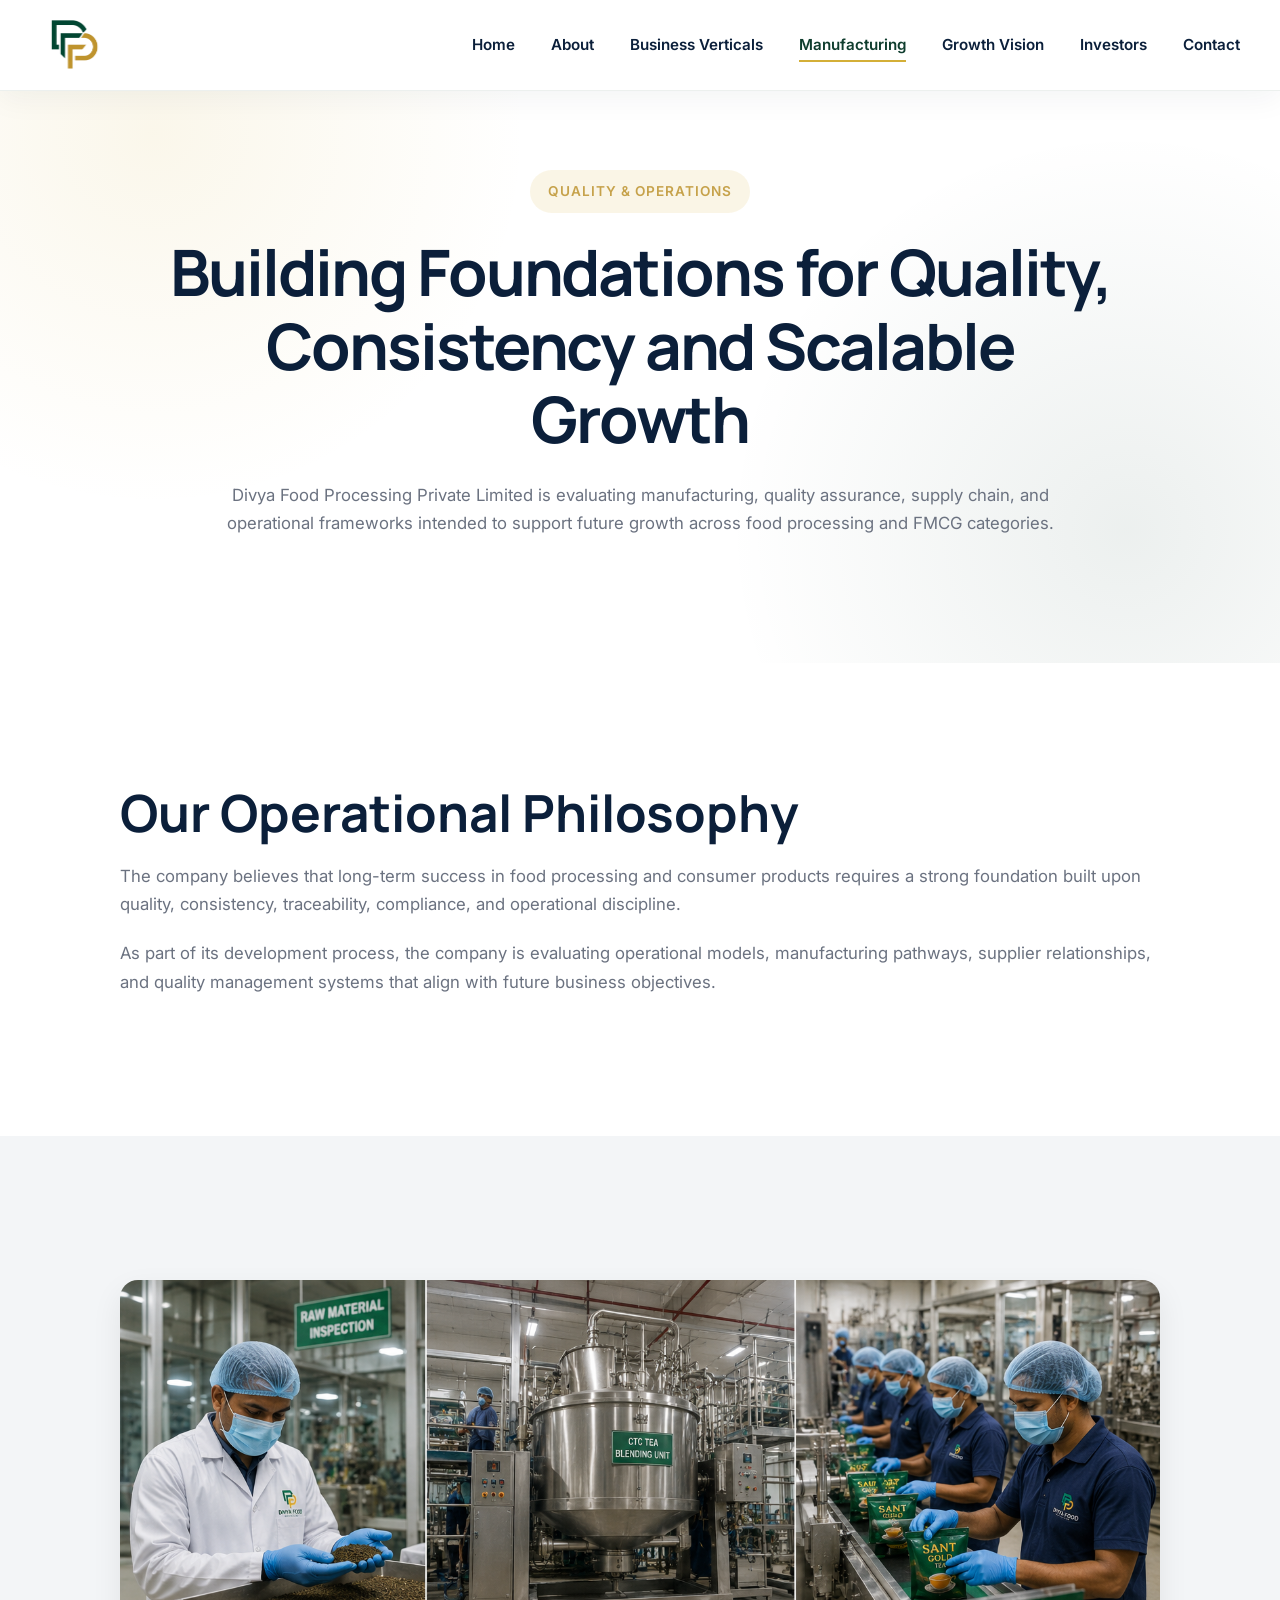
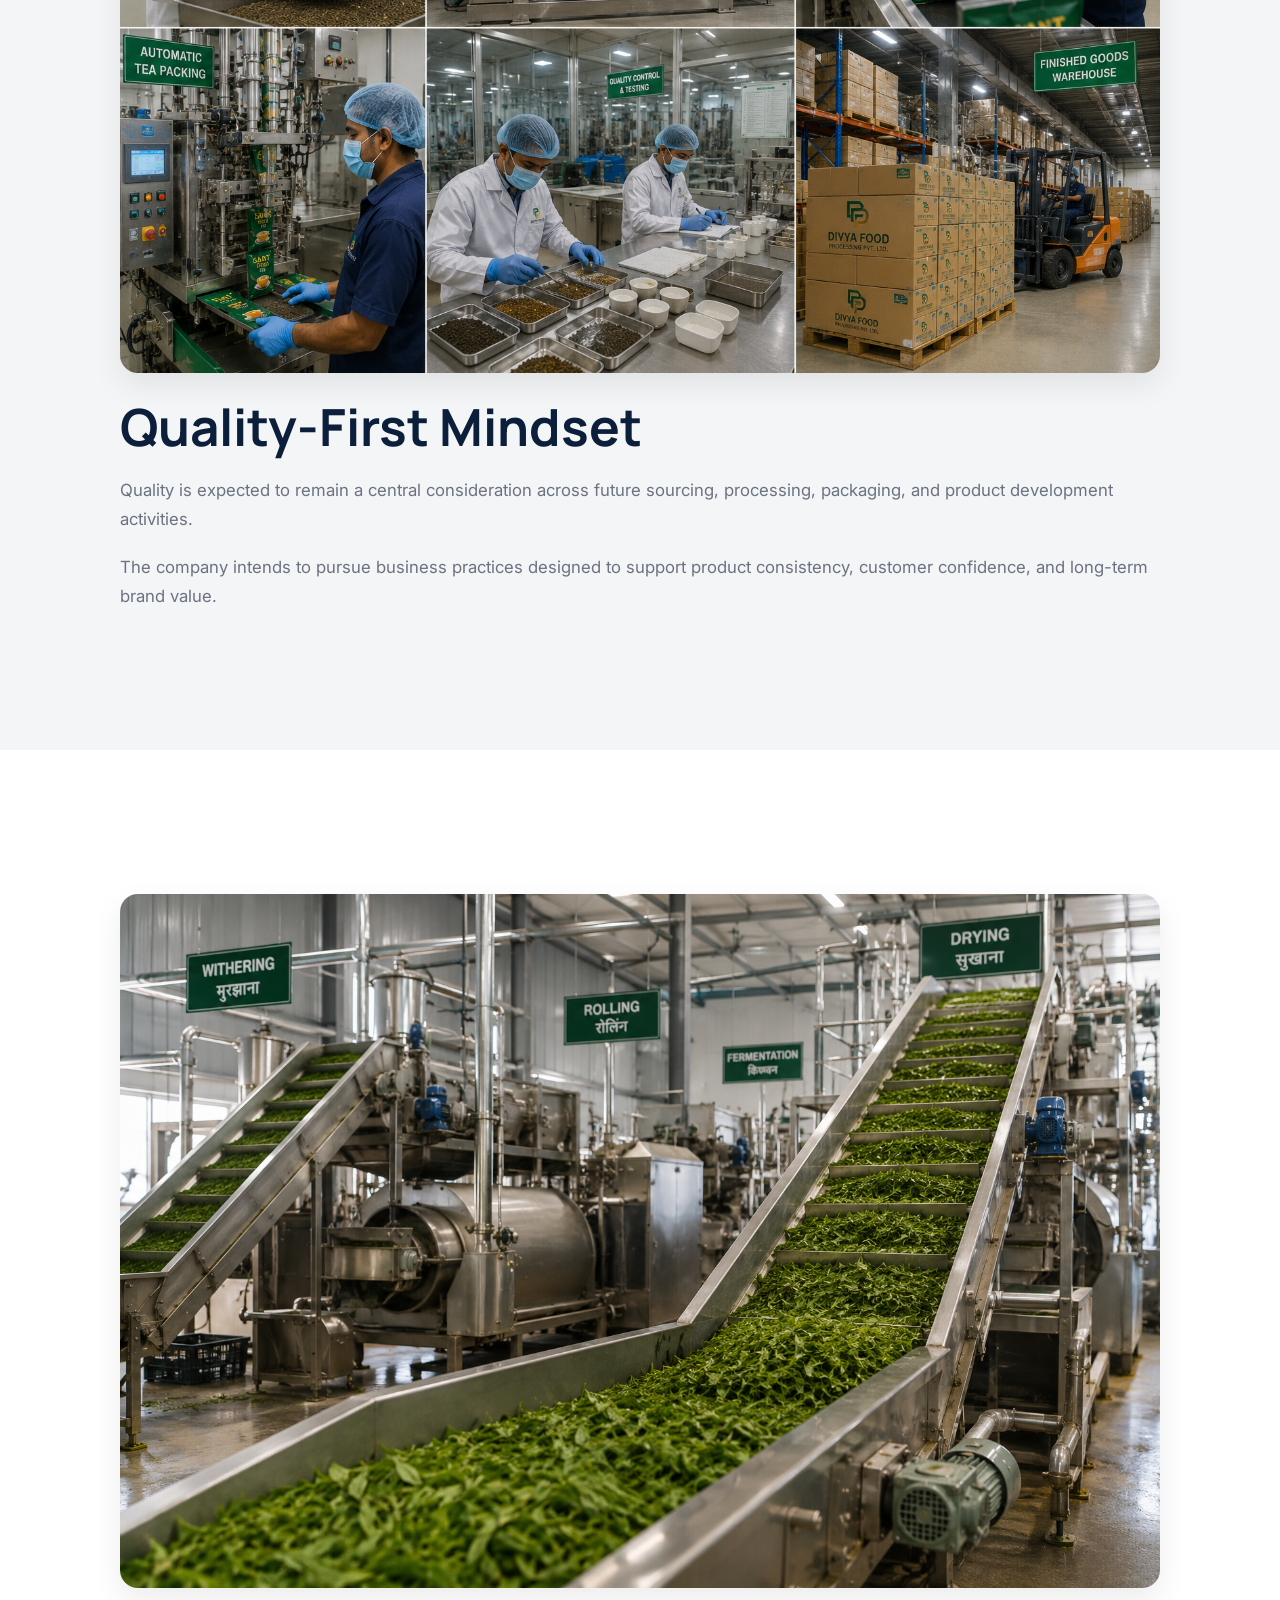
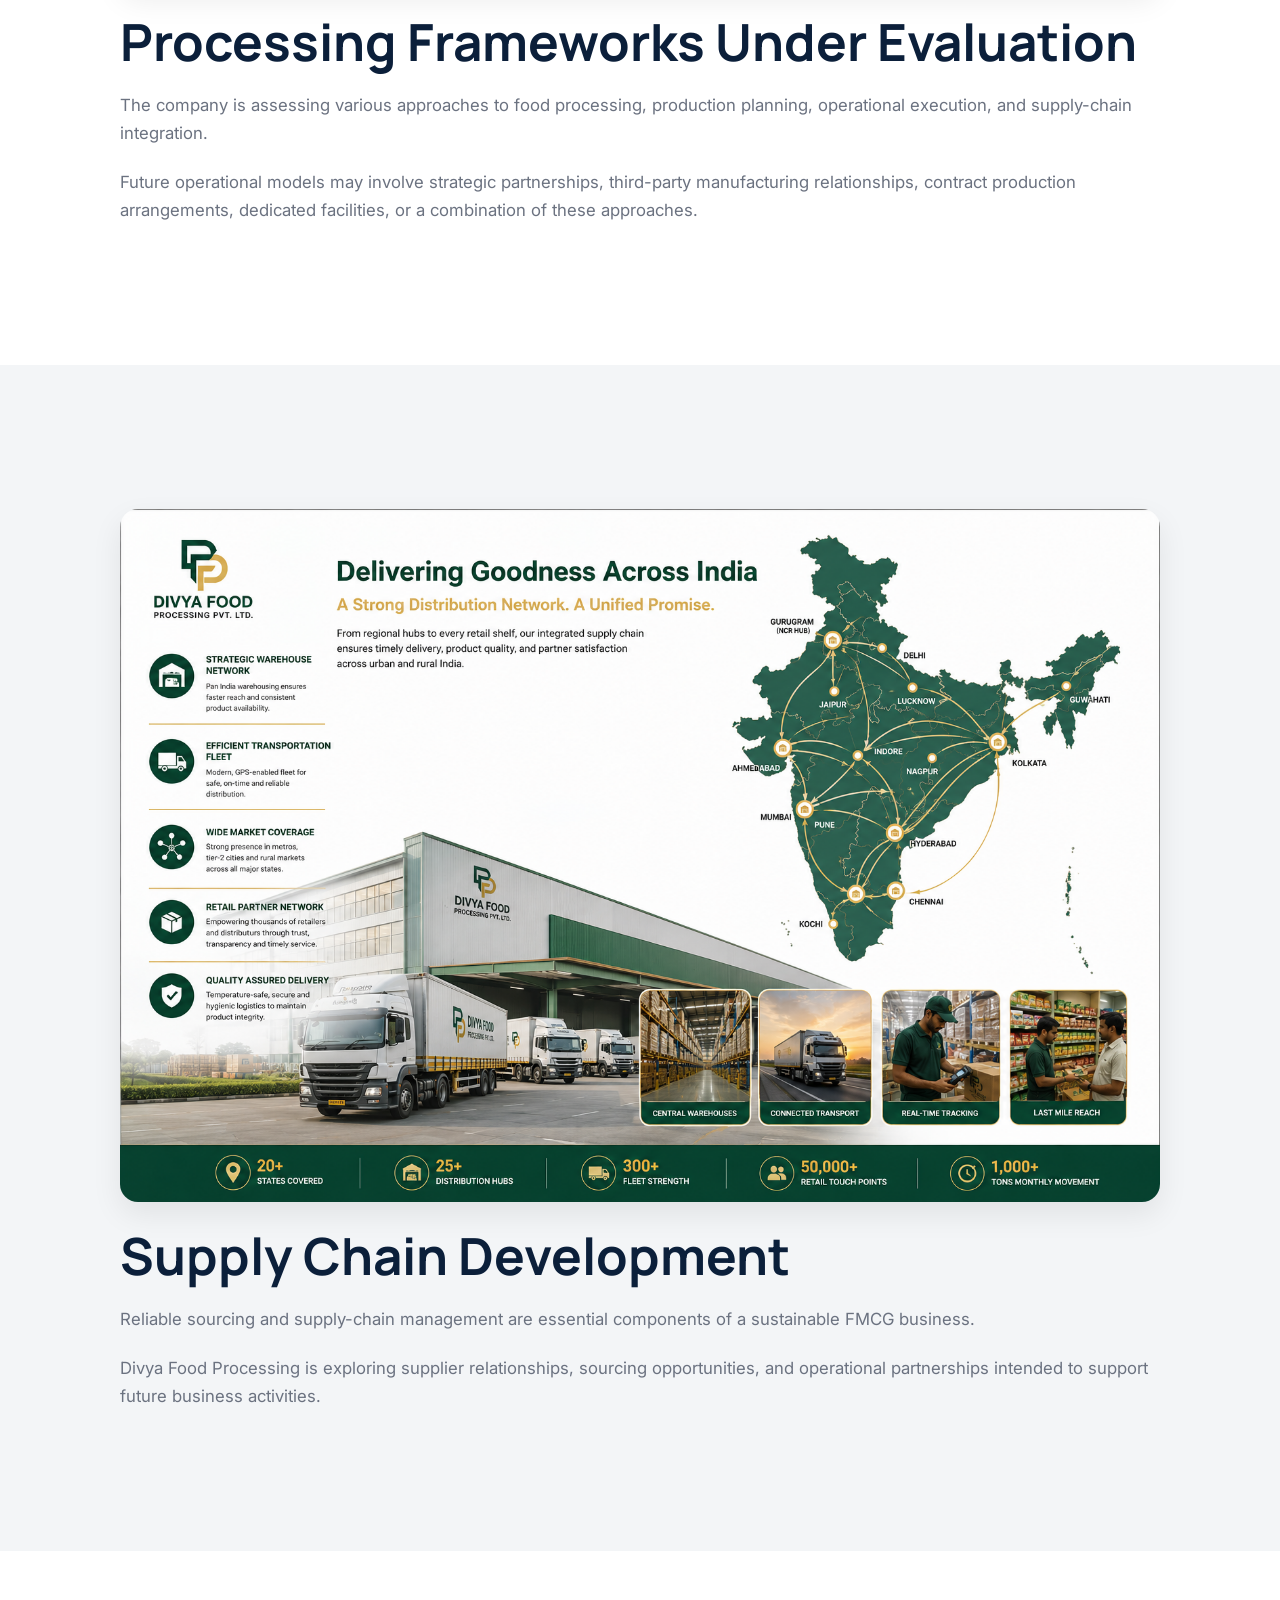
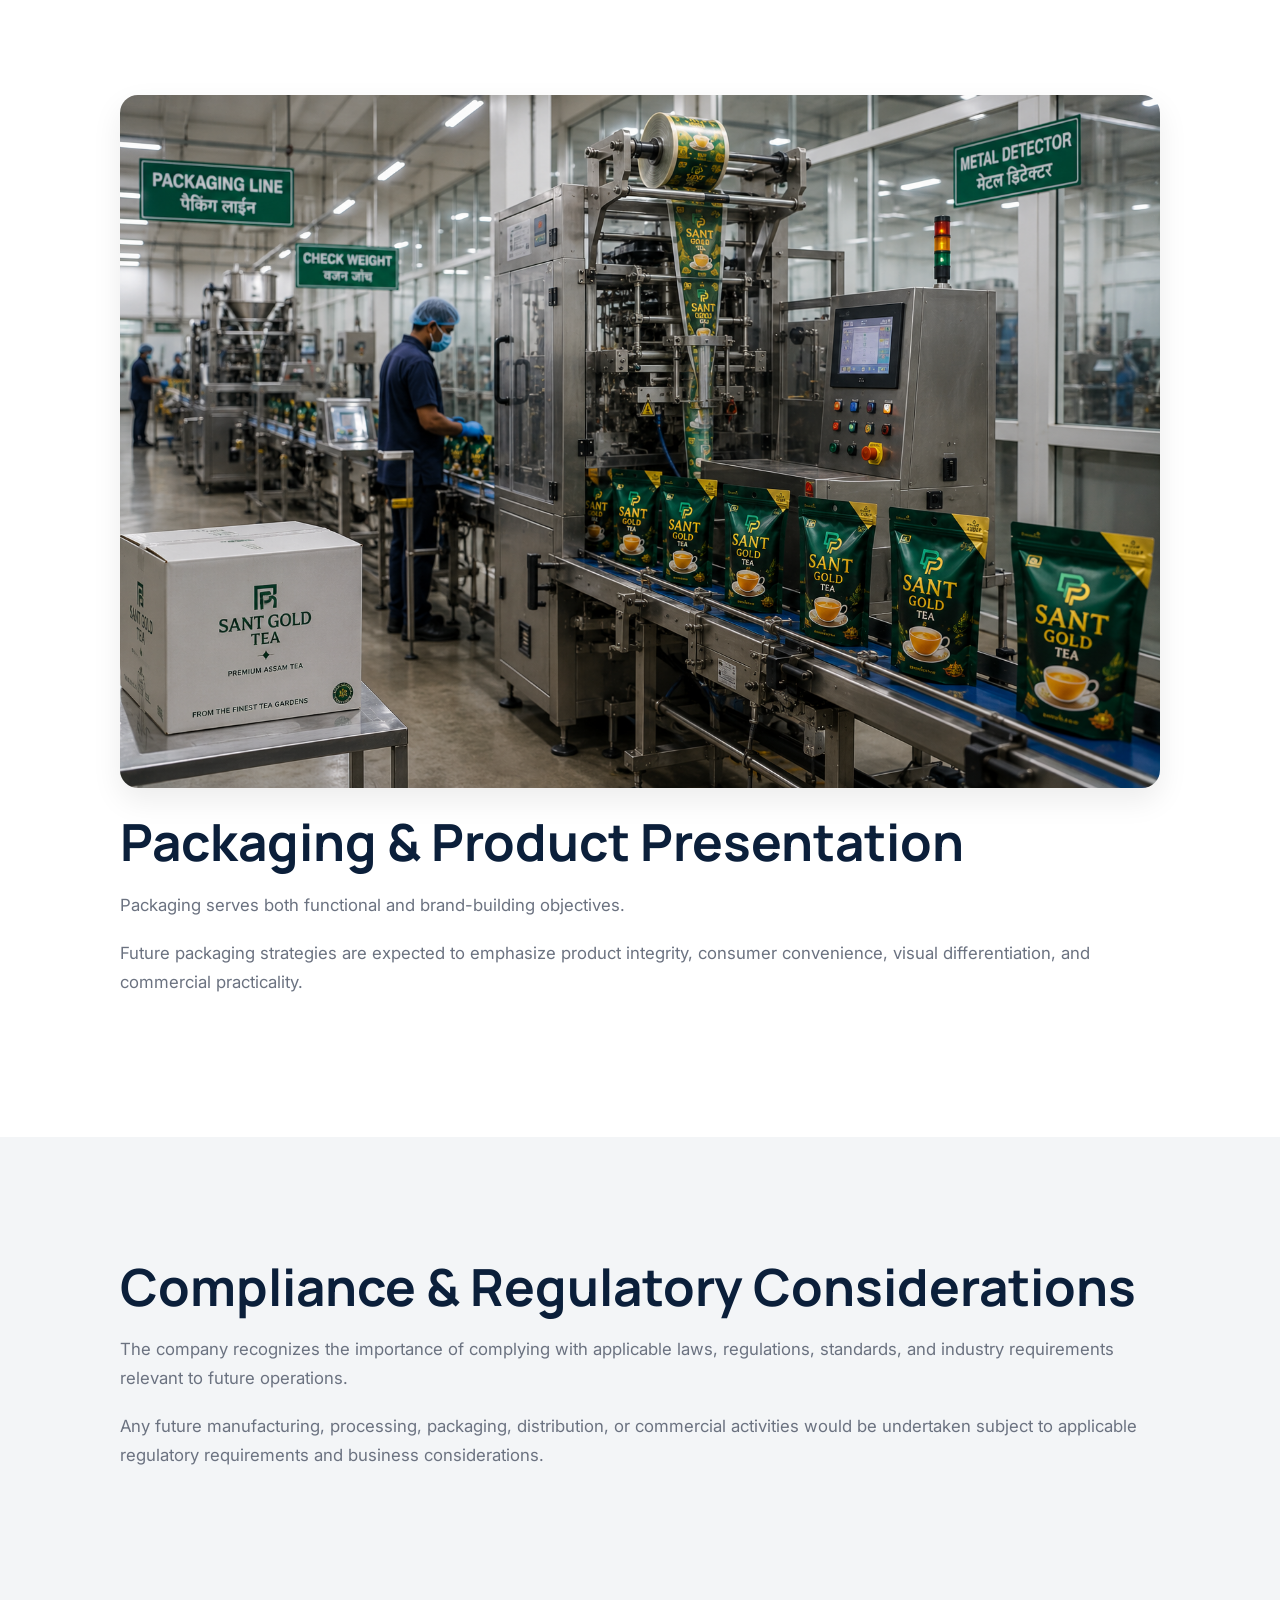
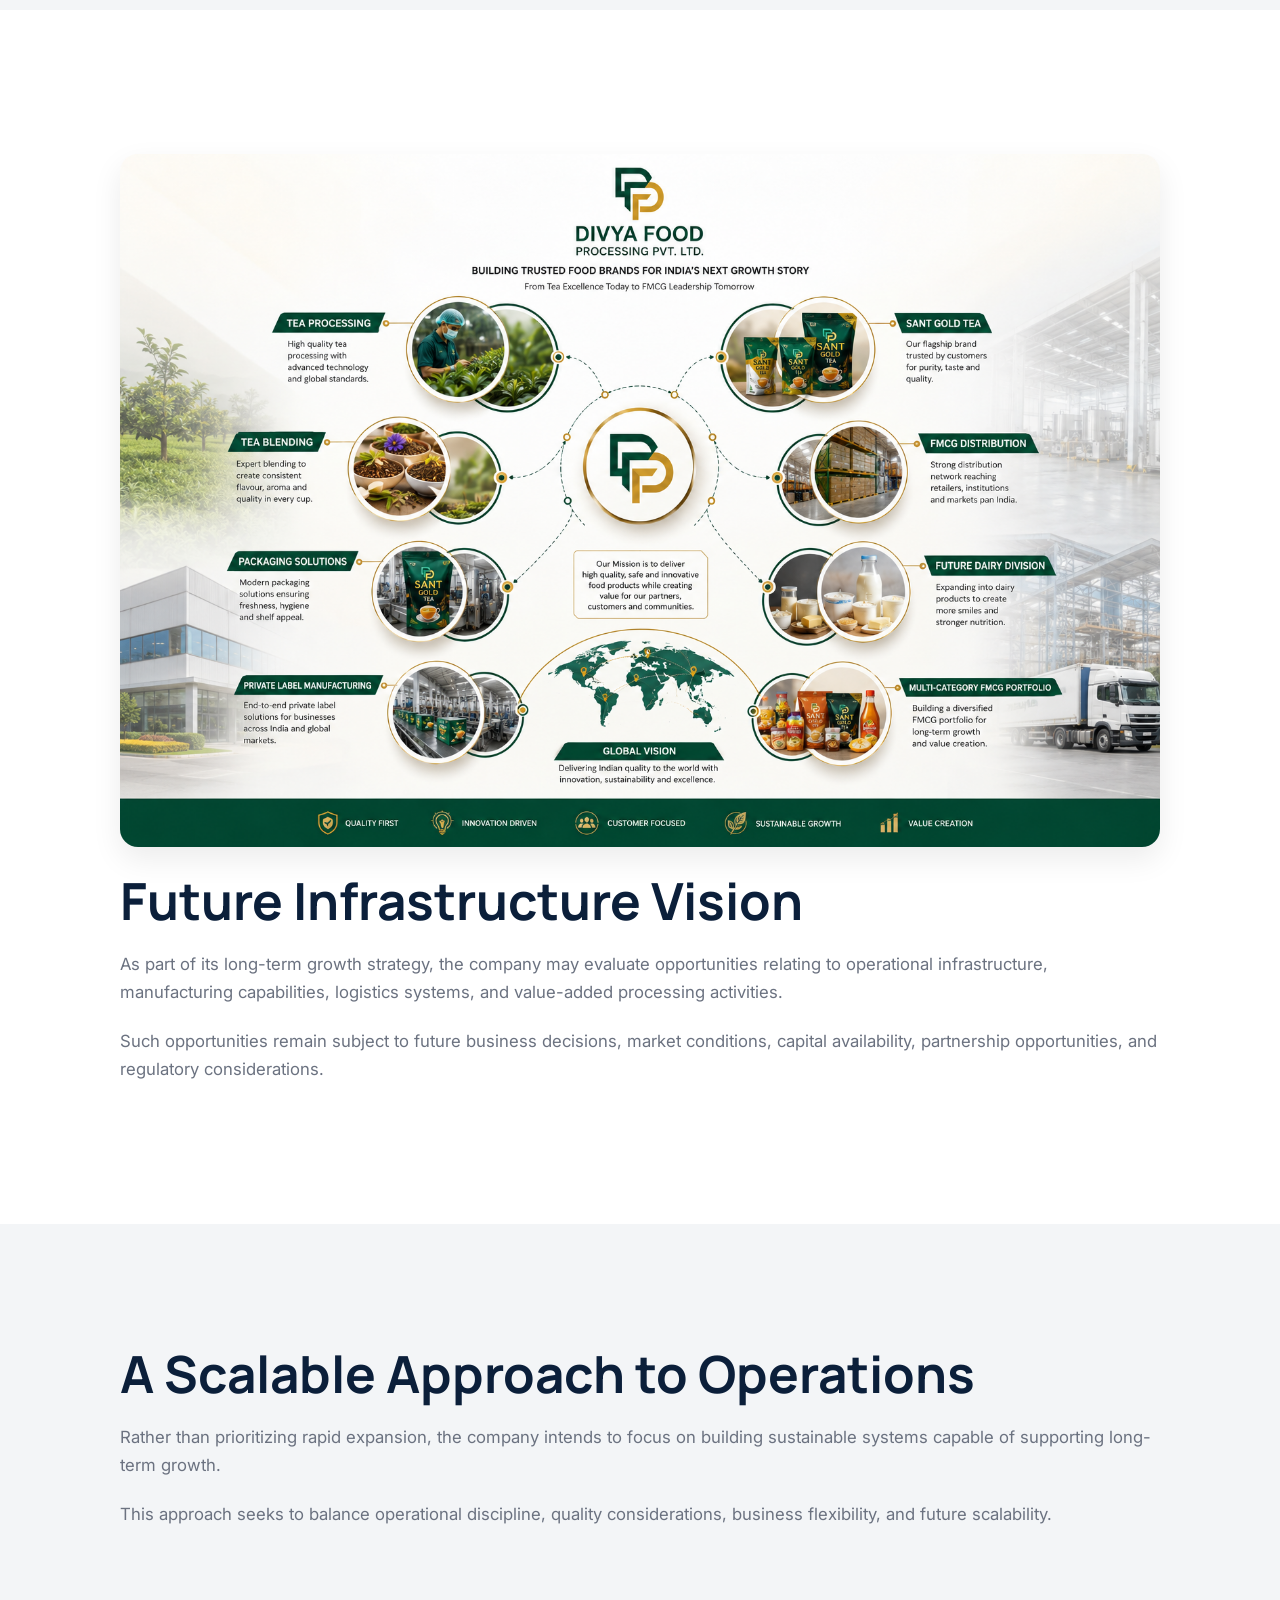
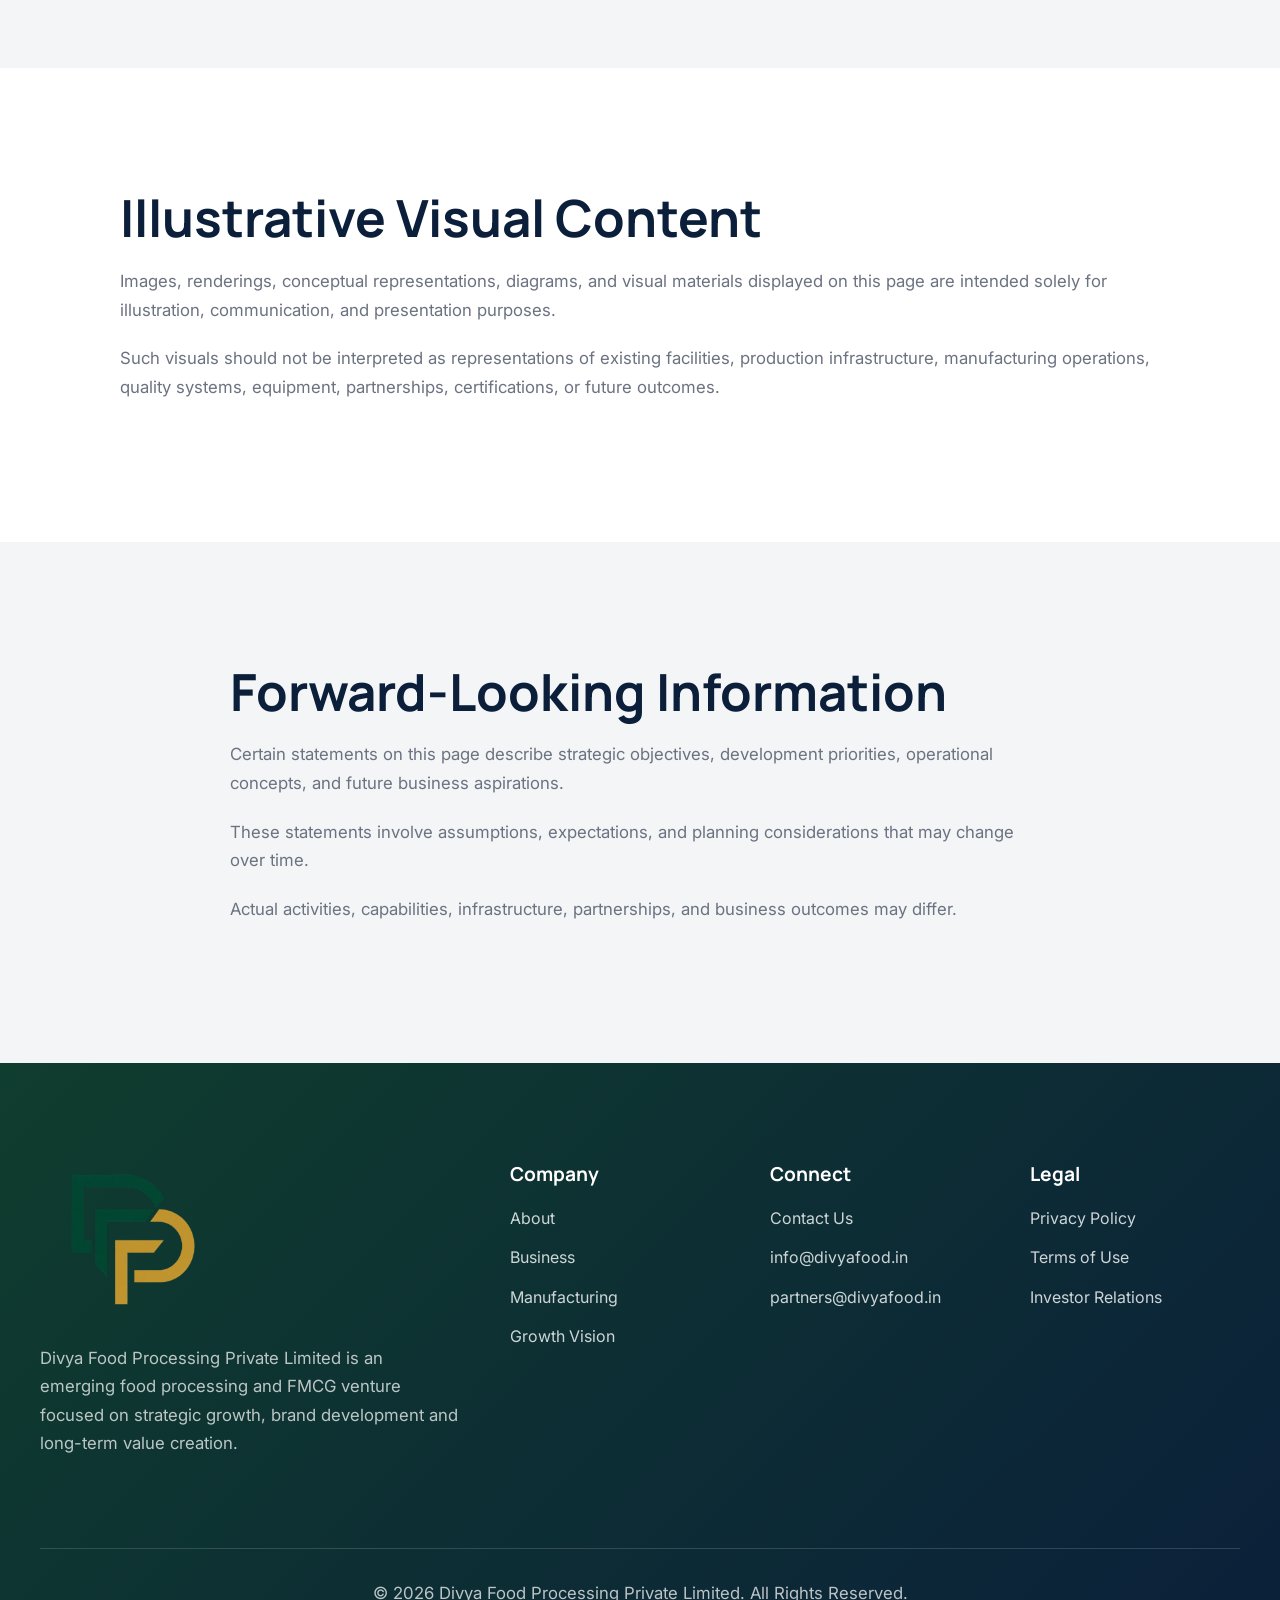
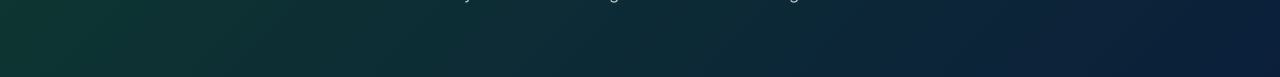
<file: manufacturing-quality.html>
<!DOCTYPE html>

<html lang="en">
<head>
<meta charset="utf-8"/>
<meta content="width=device-width, initial-scale=1.0" name="viewport"/>
<title>Manufacturing &amp; Quality | Divya Food Processing Private Limited</title>
<meta content="Learn about Divya Food Processing Private Limited's approach to manufacturing, quality assurance, supply chain planning, operational excellence, and future infrastructure development." name="description"/>
<link href="https://fonts.googleapis.com/css2?family=Inter:wght@400;500;600;700&amp;family=Manrope:wght@500;600;700;800&amp;display=swap" rel="stylesheet"/><link href="css/style.css" rel="stylesheet"/><link href="css/components.css" rel="stylesheet"/><link href="css/animations.css" rel="stylesheet"/><meta content="#0F3D2E" name="theme-color"/><link href="assets/logos/DFP-logocl-removebg-preview.png" rel="icon"/></head>
<body class="inner-page">
<!-- HEADER -->
<header class="site-header inner-site-header">
<div class="container">
<div class="navbar">
<a aria-label="Divya Food Processing home" class="logo" href="index.html">
<img alt="Divya Food Processing Private Limited" src="assets/logos/DFP-logocl-removebg-preview.png"/>
</a>
<button aria-controls="primary-navigation" aria-expanded="false" aria-label="Open navigation" class="mobile-toggle" type="button">
<span></span><span></span><span></span>
</button>
<nav aria-label="Primary Navigation" id="primary-navigation">
<ul class="nav-menu"><li><a href="index.html">Home</a></li><li><a href="about.html">About</a></li><li><a href="business-verticals.html">Business Verticals</a></li><li><a aria-current="page" class="active" href="manufacturing-quality.html">Manufacturing</a></li><li><a href="growth-vision.html">Growth Vision</a></li><li><a href="investor-relations.html">Investors</a></li><li><a href="contact.html">Contact</a></li></ul>
</nav>
</div>
</div>
</header>
<main class="inner-main">
<!-- HERO -->
<section class="page-hero section-light">



<div class="container"><p class="badge inner-eyebrow">
                Quality &amp; Operations
            </p><h1 class="inner-page-title">
                Building Foundations for Quality, Consistency and Scalable Growth
            </h1><p>

                Divya Food Processing Private Limited is evaluating
                manufacturing, quality assurance, supply chain,
                and operational frameworks intended to support
                future growth across food processing and FMCG categories.

            </p></div></section>
<!-- INTRODUCTION -->
<section class="inner-content-section section-light">



<div class="container"><h2 class="inner-section-title">
                Our Operational Philosophy
            </h2><p>

                The company believes that long-term success in
                food processing and consumer products requires
                a strong foundation built upon quality,
                consistency, traceability, compliance,
                and operational discipline.

            </p><p>

                As part of its development process,
                the company is evaluating operational models,
                manufacturing pathways, supplier relationships,
                and quality management systems that align
                with future business objectives.

            </p></div></section>
<!-- QUALITY FIRST -->
<section class="inner-content-section section-soft">




<div class="container"><img alt="Quality Systems Concept" src="assets/images/company-overview.png"/><h2 class="inner-section-title">
                Quality-First Mindset
            </h2><p>

                Quality is expected to remain a central
                consideration across future sourcing,
                processing, packaging, and product
                development activities.

            </p><p>

                The company intends to pursue business
                practices designed to support product
                consistency, customer confidence,
                and long-term brand value.

            </p></div></section>
<!-- PROCESSING FRAMEWORK -->
<section class="inner-content-section section-light">




<div class="container"><img alt="Processing Framework Concept" src="assets/images/tea-processing1.png"/><h2 class="inner-section-title">
                Processing Frameworks Under Evaluation
            </h2><p>

                The company is assessing various approaches
                to food processing, production planning,
                operational execution, and supply-chain
                integration.

            </p><p>

                Future operational models may involve
                strategic partnerships, third-party
                manufacturing relationships,
                contract production arrangements,
                dedicated facilities, or a combination
                of these approaches.

            </p></div></section>
<!-- SUPPLY CHAIN -->
<section class="inner-content-section section-soft">




<div class="container"><img alt="Supply Chain Concept" src="assets/images/distribution-fmcg.png"/><h2 class="inner-section-title">
                Supply Chain Development
            </h2><p>

                Reliable sourcing and supply-chain
                management are essential components
                of a sustainable FMCG business.

            </p><p>

                Divya Food Processing is exploring
                supplier relationships, sourcing
                opportunities, and operational
                partnerships intended to support
                future business activities.

            </p></div></section>
<!-- PACKAGING -->
<section class="inner-content-section section-light">




<div class="container"><img alt="Packaging Systems Concept" src="assets/images/packaging-solutions1.png"/><h2 class="inner-section-title">
                Packaging &amp; Product Presentation
            </h2><p>

                Packaging serves both functional
                and brand-building objectives.

            </p><p>

                Future packaging strategies are expected
                to emphasize product integrity,
                consumer convenience,
                visual differentiation,
                and commercial practicality.

            </p></div></section>
<!-- COMPLIANCE -->
<section class="inner-content-section section-soft">



<div class="container"><h2 class="inner-section-title">
                Compliance &amp; Regulatory Considerations
            </h2><p>

                The company recognizes the importance
                of complying with applicable laws,
                regulations, standards,
                and industry requirements relevant
                to future operations.

            </p><p>

                Any future manufacturing,
                processing, packaging,
                distribution, or commercial activities
                would be undertaken subject to
                applicable regulatory requirements
                and business considerations.

            </p></div></section>
<!-- FUTURE INFRASTRUCTURE -->
<section class="inner-content-section section-light">




<div class="container"><img alt="Future Infrastructure Concept" src="assets/images/business-verticals.png"/><h2 class="inner-section-title">
                Future Infrastructure Vision
            </h2><p>

                As part of its long-term growth strategy,
                the company may evaluate opportunities
                relating to operational infrastructure,
                manufacturing capabilities,
                logistics systems,
                and value-added processing activities.

            </p><p>

                Such opportunities remain subject
                to future business decisions,
                market conditions,
                capital availability,
                partnership opportunities,
                and regulatory considerations.

            </p></div></section>
<!-- STRATEGIC APPROACH -->
<section class="inner-content-section section-soft">



<div class="container"><h2 class="inner-section-title">
                A Scalable Approach to Operations
            </h2><p>

                Rather than prioritizing rapid expansion,
                the company intends to focus on building
                sustainable systems capable of supporting
                long-term growth.

            </p><p>

                This approach seeks to balance
                operational discipline,
                quality considerations,
                business flexibility,
                and future scalability.

            </p></div></section>
<!-- VISUAL DISCLAIMER -->
<section class="inner-content-section section-light">



<div class="container"><h2 class="inner-section-title">
                Illustrative Visual Content
            </h2><p>

                Images, renderings,
                conceptual representations,
                diagrams, and visual materials
                displayed on this page are intended
                solely for illustration,
                communication, and presentation purposes.

            </p><p>

                Such visuals should not be interpreted
                as representations of existing facilities,
                production infrastructure,
                manufacturing operations,
                quality systems,
                equipment,
                partnerships,
                certifications,
                or future outcomes.

            </p></div></section>
<!-- FORWARD LOOKING -->
<section class="inner-content-section section-soft">




<div class="container"><h2 class="inner-section-title">
                Forward-Looking Information
            </h2><p>

                Certain statements on this page
                describe strategic objectives,
                development priorities,
                operational concepts,
                and future business aspirations.

            </p><p>

                These statements involve assumptions,
                expectations,
                and planning considerations
                that may change over time.

            </p><p>

                Actual activities,
                capabilities,
                infrastructure,
                partnerships,
                and business outcomes may differ.

            </p></div></section>
</main>
<!-- FOOTER -->
<footer class="site-footer">
<div class="container">
<div class="footer-grid">
<div>
<img alt="Divya Food Processing" class="footer-logo" src="assets/logos/DFP-logocl-removebg-preview.png"/>
<p>Divya Food Processing Private Limited is an emerging food processing and FMCG venture focused on strategic growth, brand development and long-term value creation.</p>
</div>
<div>
<h4>Company</h4>
<div class="footer-links">
<a href="about.html">About</a>
<a href="business-verticals.html">Business</a>
<a href="manufacturing-quality.html">Manufacturing</a>
<a href="growth-vision.html">Growth Vision</a>
</div>
</div>
<div>
<h4>Connect</h4>
<div class="footer-links">
<a href="contact.html">Contact Us</a>
<a href="mailto:info@divyafood.in">info@divyafood.in</a>
<a href="mailto:partners@divyafood.in">partners@divyafood.in</a>
</div>
</div>
<div>
<h4>Legal</h4>
<div class="footer-links">
<a href="privacy-policy.html">Privacy Policy</a>
<a href="terms-of-use.html">Terms of Use</a>
<a href="investor-relations.html">Investor Relations</a>
</div>
</div>
</div>
<div class="footer-bottom"><p>© 2026 Divya Food Processing Private Limited. All Rights Reserved.</p></div>
</div>
</footer>
</body>
</html>
</file>
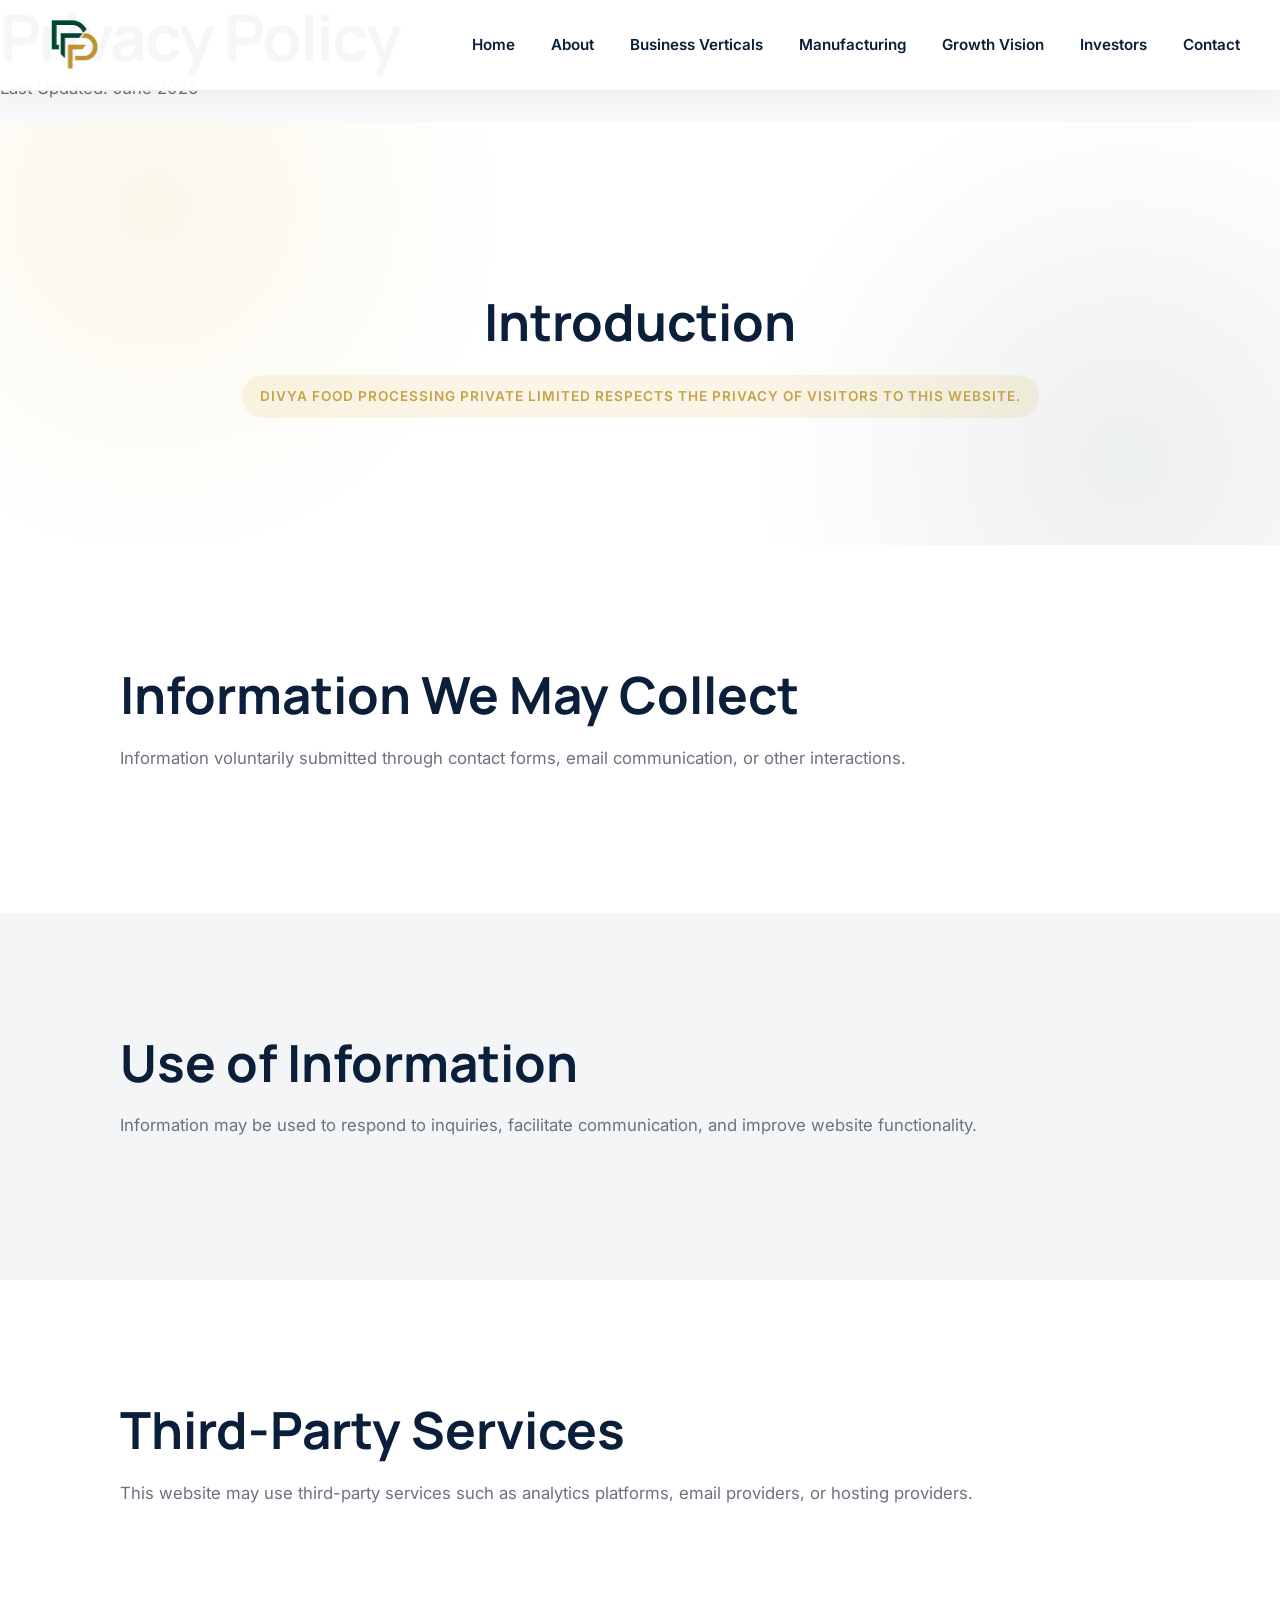
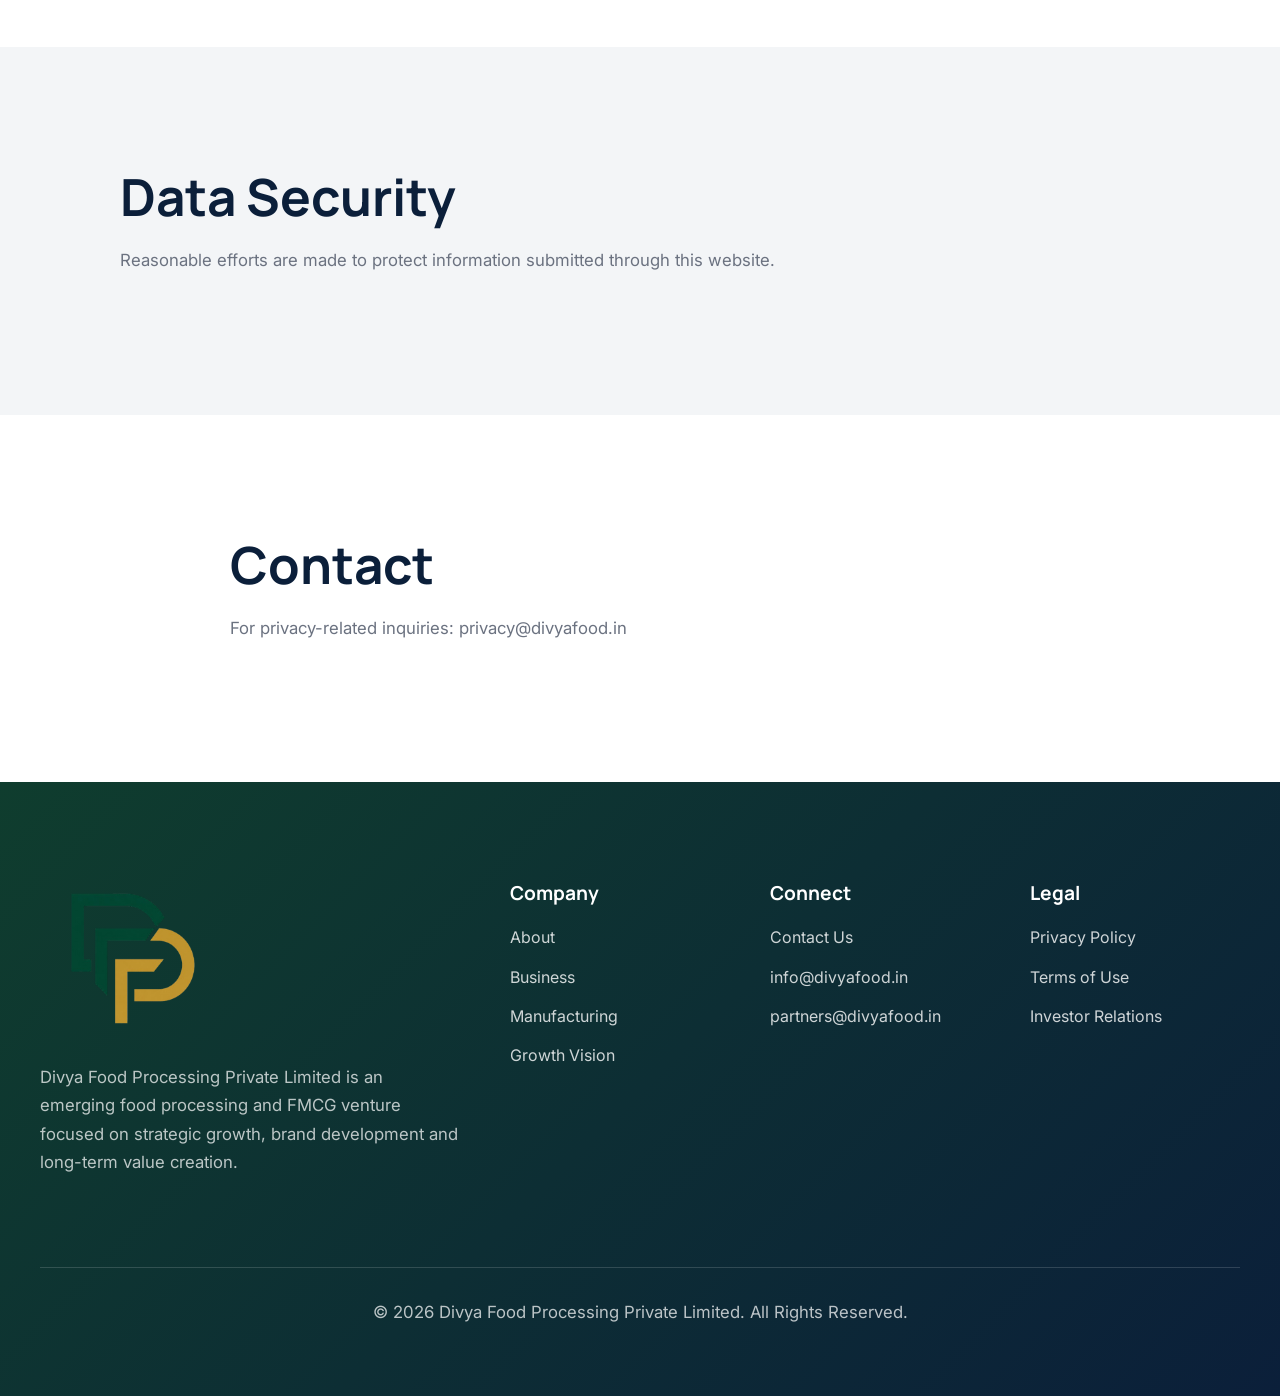
<file: privacy-policy.html>
<!DOCTYPE html>

<html lang="en">
<head>
<meta charset="utf-8"/>
<meta content="width=device-width, initial-scale=1.0" name="viewport"/>
<title>Privacy Policy | Divya Food Processing Private Limited</title>
<link href="https://fonts.googleapis.com/css2?family=Inter:wght@400;500;600;700&amp;family=Manrope:wght@500;600;700;800&amp;display=swap" rel="stylesheet"/><link href="css/style.css" rel="stylesheet"/><link href="css/components.css" rel="stylesheet"/><link href="css/animations.css" rel="stylesheet"/><meta content="#0F3D2E" name="theme-color"/><link href="assets/logos/DFP-logocl-removebg-preview.png" rel="icon"/></head>
<body class="inner-page">
<header class="site-header inner-site-header">
<div class="container">
<div class="navbar">
<a aria-label="Divya Food Processing home" class="logo" href="index.html">
<img alt="Divya Food Processing Private Limited" src="assets/logos/DFP-logocl-removebg-preview.png"/>
</a>
<button aria-controls="primary-navigation" aria-expanded="false" aria-label="Open navigation" class="mobile-toggle" type="button">
<span></span><span></span><span></span>
</button>
<nav aria-label="Primary Navigation" id="primary-navigation">
<ul class="nav-menu"><li><a href="index.html">Home</a></li><li><a href="about.html">About</a></li><li><a href="business-verticals.html">Business Verticals</a></li><li><a href="manufacturing-quality.html">Manufacturing</a></li><li><a href="growth-vision.html">Growth Vision</a></li><li><a href="investor-relations.html">Investors</a></li><li><a href="contact.html">Contact</a></li></ul>
</nav>
</div>
</div>
</header>
<main class="inner-main">
<h1>Privacy Policy</h1>
<p>
Last Updated: June 2026
</p>
<section class="page-hero section-light">


<div class="container"><h2>Introduction</h2><p class="badge inner-eyebrow">

Divya Food Processing Private Limited respects
the privacy of visitors to this website.

</p></div></section>
<section class="inner-content-section section-light">


<div class="container"><h2 class="inner-section-title">Information We May Collect</h2><p>

Information voluntarily submitted through
contact forms, email communication,
or other interactions.

</p></div></section>
<section class="inner-content-section section-soft">


<div class="container"><h2 class="inner-section-title">Use of Information</h2><p>

Information may be used to respond to inquiries,
facilitate communication,
and improve website functionality.

</p></div></section>
<section class="inner-content-section section-light">


<div class="container"><h2 class="inner-section-title">Third-Party Services</h2><p>

This website may use third-party services
such as analytics platforms,
email providers,
or hosting providers.

</p></div></section>
<section class="inner-content-section section-soft">


<div class="container"><h2 class="inner-section-title">Data Security</h2><p>

Reasonable efforts are made to protect
information submitted through this website.

</p></div></section>
<section class="inner-content-section section-light">


<div class="container"><h2 class="inner-section-title">Contact</h2><p>

For privacy-related inquiries:

privacy@divyafood.in

</p></div></section>
</main>
<footer class="site-footer">
<div class="container">
<div class="footer-grid">
<div>
<img alt="Divya Food Processing" class="footer-logo" src="assets/logos/DFP-logocl-removebg-preview.png"/>
<p>Divya Food Processing Private Limited is an emerging food processing and FMCG venture focused on strategic growth, brand development and long-term value creation.</p>
</div>
<div>
<h4>Company</h4>
<div class="footer-links">
<a href="about.html">About</a>
<a href="business-verticals.html">Business</a>
<a href="manufacturing-quality.html">Manufacturing</a>
<a href="growth-vision.html">Growth Vision</a>
</div>
</div>
<div>
<h4>Connect</h4>
<div class="footer-links">
<a href="contact.html">Contact Us</a>
<a href="mailto:info@divyafood.in">info@divyafood.in</a>
<a href="mailto:partners@divyafood.in">partners@divyafood.in</a>
</div>
</div>
<div>
<h4>Legal</h4>
<div class="footer-links">
<a href="privacy-policy.html">Privacy Policy</a>
<a href="terms-of-use.html">Terms of Use</a>
<a href="investor-relations.html">Investor Relations</a>
</div>
</div>
</div>
<div class="footer-bottom"><p>© 2026 Divya Food Processing Private Limited. All Rights Reserved.</p></div>
</div>
</footer>
</body>
</html>
</file>
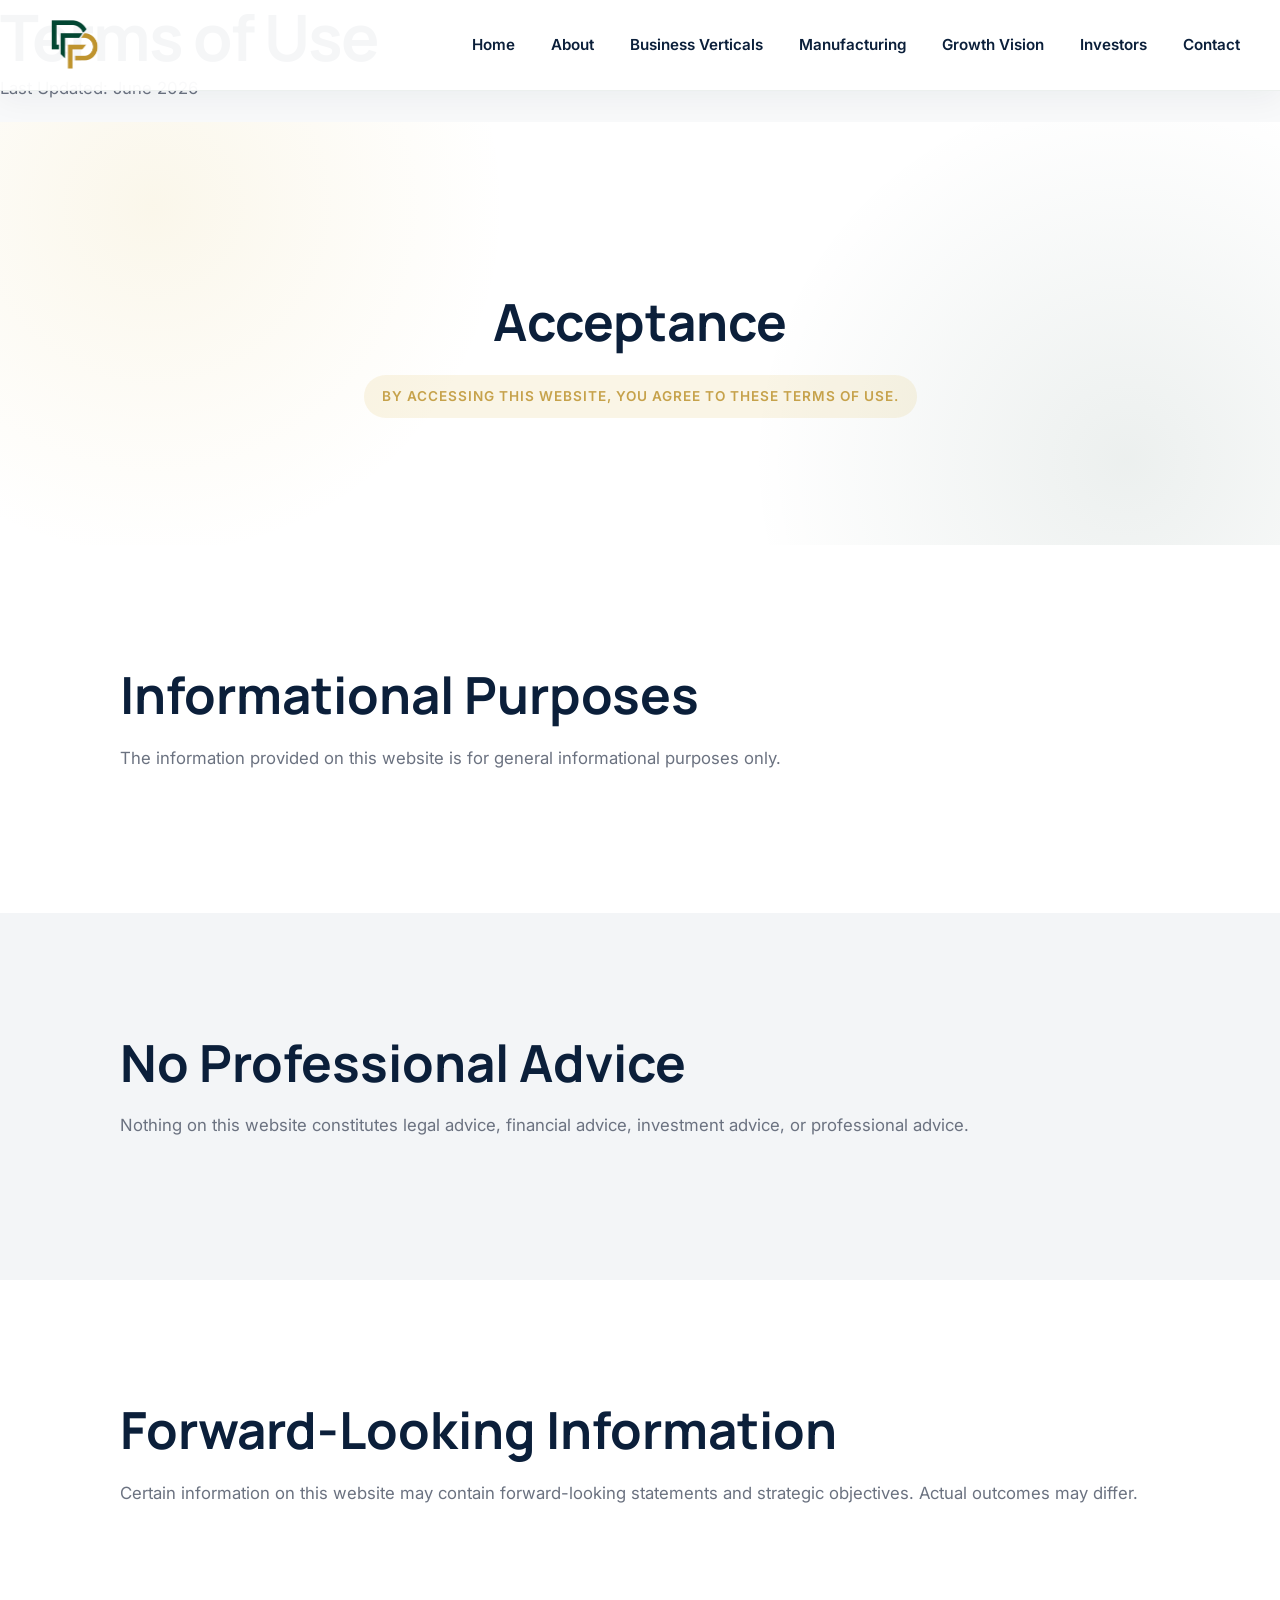
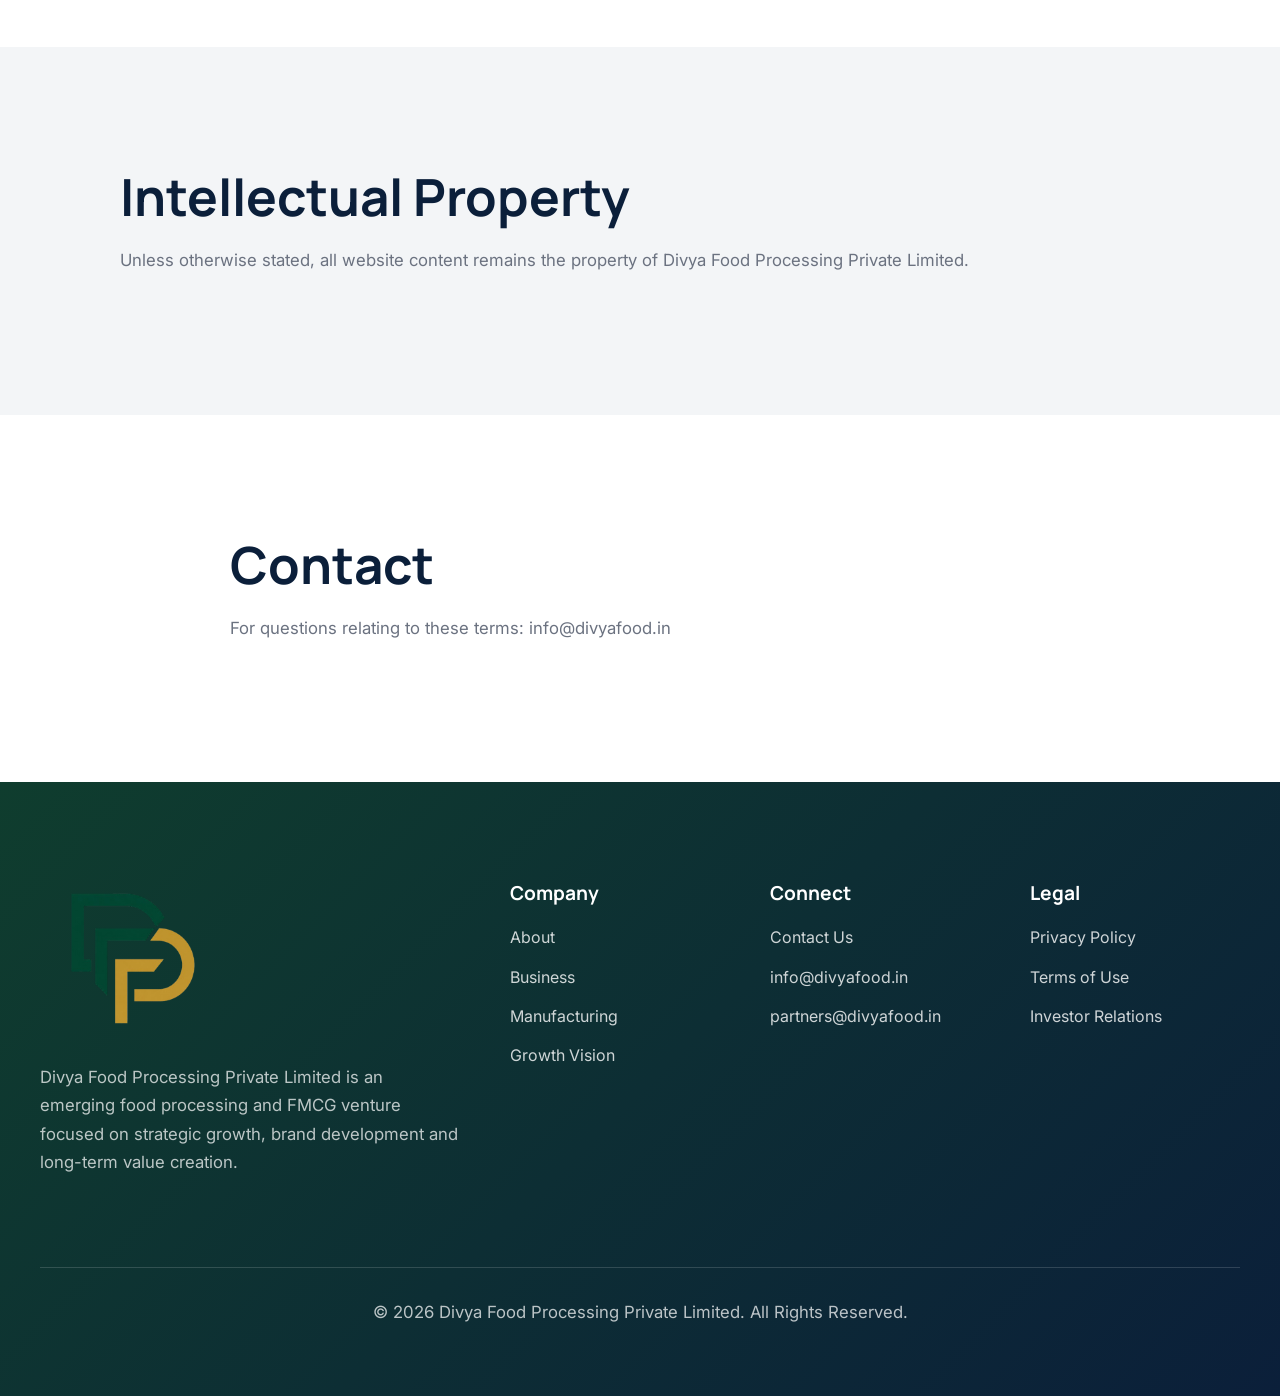
<file: terms-of-use.html>
<!DOCTYPE html>

<html lang="en">
<head>
<meta charset="utf-8"/>
<meta content="width=device-width, initial-scale=1.0" name="viewport"/>
<title>Terms of Use | Divya Food Processing Private Limited</title>
<link href="https://fonts.googleapis.com/css2?family=Inter:wght@400;500;600;700&amp;family=Manrope:wght@500;600;700;800&amp;display=swap" rel="stylesheet"/><link href="css/style.css" rel="stylesheet"/><link href="css/components.css" rel="stylesheet"/><link href="css/animations.css" rel="stylesheet"/><meta content="#0F3D2E" name="theme-color"/><link href="assets/logos/DFP-logocl-removebg-preview.png" rel="icon"/></head>
<body class="inner-page">
<header class="site-header inner-site-header">
<div class="container">
<div class="navbar">
<a aria-label="Divya Food Processing home" class="logo" href="index.html">
<img alt="Divya Food Processing Private Limited" src="assets/logos/DFP-logocl-removebg-preview.png"/>
</a>
<button aria-controls="primary-navigation" aria-expanded="false" aria-label="Open navigation" class="mobile-toggle" type="button">
<span></span><span></span><span></span>
</button>
<nav aria-label="Primary Navigation" id="primary-navigation">
<ul class="nav-menu"><li><a href="index.html">Home</a></li><li><a href="about.html">About</a></li><li><a href="business-verticals.html">Business Verticals</a></li><li><a href="manufacturing-quality.html">Manufacturing</a></li><li><a href="growth-vision.html">Growth Vision</a></li><li><a href="investor-relations.html">Investors</a></li><li><a href="contact.html">Contact</a></li></ul>
</nav>
</div>
</div>
</header>
<main class="inner-main">
<h1>Terms of Use</h1>
<p>
Last Updated: June 2026
</p>
<section class="page-hero section-light">


<div class="container"><h2>Acceptance</h2><p class="badge inner-eyebrow">

By accessing this website,
you agree to these terms of use.

</p></div></section>
<section class="inner-content-section section-light">


<div class="container"><h2 class="inner-section-title">Informational Purposes</h2><p>

The information provided on this website
is for general informational purposes only.

</p></div></section>
<section class="inner-content-section section-soft">


<div class="container"><h2 class="inner-section-title">No Professional Advice</h2><p>

Nothing on this website constitutes
legal advice,
financial advice,
investment advice,
or professional advice.

</p></div></section>
<section class="inner-content-section section-light">


<div class="container"><h2 class="inner-section-title">Forward-Looking Information</h2><p>

Certain information on this website may contain
forward-looking statements and strategic objectives.

Actual outcomes may differ.

</p></div></section>
<section class="inner-content-section section-soft">


<div class="container"><h2 class="inner-section-title">Intellectual Property</h2><p>

Unless otherwise stated,
all website content remains the property
of Divya Food Processing Private Limited.

</p></div></section>
<section class="inner-content-section section-light">


<div class="container"><h2 class="inner-section-title">Contact</h2><p>

For questions relating to these terms:

info@divyafood.in

</p></div></section>
</main>
<footer class="site-footer">
<div class="container">
<div class="footer-grid">
<div>
<img alt="Divya Food Processing" class="footer-logo" src="assets/logos/DFP-logocl-removebg-preview.png"/>
<p>Divya Food Processing Private Limited is an emerging food processing and FMCG venture focused on strategic growth, brand development and long-term value creation.</p>
</div>
<div>
<h4>Company</h4>
<div class="footer-links">
<a href="about.html">About</a>
<a href="business-verticals.html">Business</a>
<a href="manufacturing-quality.html">Manufacturing</a>
<a href="growth-vision.html">Growth Vision</a>
</div>
</div>
<div>
<h4>Connect</h4>
<div class="footer-links">
<a href="contact.html">Contact Us</a>
<a href="mailto:info@divyafood.in">info@divyafood.in</a>
<a href="mailto:partners@divyafood.in">partners@divyafood.in</a>
</div>
</div>
<div>
<h4>Legal</h4>
<div class="footer-links">
<a href="privacy-policy.html">Privacy Policy</a>
<a href="terms-of-use.html">Terms of Use</a>
<a href="investor-relations.html">Investor Relations</a>
</div>
</div>
</div>
<div class="footer-bottom"><p>© 2026 Divya Food Processing Private Limited. All Rights Reserved.</p></div>
</div>
</footer>
</body>
</html>
</file>
<file: css/style.css>
/* =========================================================
   DIVYA FOOD PROCESSING PRIVATE LIMITED
   GLOBAL DESIGN SYSTEM V1
   ========================================================= */

/* =========================================================
   GOOGLE FONTS
   ========================================================= */

@import url('https://fonts.googleapis.com/css2?family=Inter:wght@400;500;600;700&family=Manrope:wght@500;600;700;800&display=swap');

/* =========================================================
   ROOT VARIABLES
   ========================================================= */

:root {

    /* Brand Colors */

    --forest-green: #0F3D2E;
    --forest-green-dark: #0B4D3A;

    --premium-gold: #D4AF37;
    --premium-gold-dark: #C6A24B;

    --corporate-navy: #0B1F3A;

    --white: #FFFFFF;

    --background-light: #F8F9FA;
    --background-soft: #F3F5F7;

    --text-primary: #1E1E1E;
    --text-secondary: #6B7280;

    --border-light: #E5E7EB;

    /* Layout */

    --container-width: 1280px;

    --section-padding: 120px;

    --radius-sm: 12px;
    --radius-md: 18px;
    --radius-lg: 28px;

    /* Shadows */

    --shadow-sm:
        0 4px 12px rgba(0,0,0,.05);

    --shadow-md:
        0 12px 30px rgba(0,0,0,.08);

    --shadow-lg:
        0 25px 60px rgba(0,0,0,.12);

    /* Animation */

    --transition-fast: .25s ease;

    --transition-normal: .35s ease;

    --transition-slow: .6s ease;
}

/* =========================================================
   RESET
   ========================================================= */

*,
*::before,
*::after {
    margin: 0;
    padding: 0;
    box-sizing: border-box;
}

html {

    scroll-behavior: smooth;

    font-size: 16px;
}

body {

    font-family: 'Inter', sans-serif;

    color: var(--text-primary);

    background: var(--background-light);

    overflow-x: hidden;

    line-height: 1.7;

    text-rendering: optimizeLegibility;

    -webkit-font-smoothing: antialiased;
}

/* =========================================================
   GLOBAL ELEMENTS
   ========================================================= */

img {

    max-width: 100%;

    display: block;
}

a {

    text-decoration: none;

    color: inherit;

    transition: var(--transition-fast);
}

ul,
ol {

    list-style: none;
}

button {

    border: none;

    cursor: pointer;

    font-family: inherit;
}

input,
textarea,
select {

    font-family: inherit;
}

/* =========================================================
   TYPOGRAPHY
   ========================================================= */

h1,
h2,
h3,
h4,
h5,
h6 {

    font-family: 'Manrope', sans-serif;

    color: var(--corporate-navy);

    line-height: 1.15;

    font-weight: 700;
}

h1 {

    font-size: clamp(3rem, 5vw, 5.5rem);

    letter-spacing: -2px;
}

h2 {

    font-size: clamp(2rem, 4vw, 3.5rem);

    margin-bottom: 24px;
}

h3 {

    font-size: 1.5rem;

    margin-bottom: 16px;
}

h4 {

    font-size: 1.2rem;
}

p {

    font-size: 1.05rem;

    color: var(--text-secondary);

    margin-bottom: 1.25rem;
}

strong {

    color: var(--text-primary);
}

/* =========================================================
   CONTAINER SYSTEM
   ========================================================= */

.container {

    width: 100%;

    max-width: var(--container-width);

    margin: 0 auto;

    padding-left: 40px;

    padding-right: 40px;
}

.container-sm {

    max-width: 960px;

    margin: 0 auto;

    padding-left: 40px;

    padding-right: 40px;
}

/* =========================================================
   SECTION SYSTEM
   ========================================================= */

section {

    padding-top: var(--section-padding);

    padding-bottom: var(--section-padding);

    position: relative;
}

.section-light {

    background: var(--white);
}

.section-soft {

    background: var(--background-soft);
}

.section-dark {

    background:
        linear-gradient(
        135deg,
        var(--forest-green),
        var(--corporate-navy)
        );

    color: white;
}

.section-dark h1,
.section-dark h2,
.section-dark h3 {

    color: white;
}

.section-dark p {

    color: rgba(255,255,255,.85);
}

/* =========================================================
   GRID SYSTEM
   ========================================================= */

.grid-2 {

    display: grid;

    grid-template-columns: repeat(2, 1fr);

    gap: 80px;

    align-items: center;
}

.grid-3 {

    display: grid;

    grid-template-columns: repeat(3, 1fr);

    gap: 40px;
}

.grid-4 {

    display: grid;

    grid-template-columns: repeat(4, 1fr);

    gap: 30px;
}

/* =========================================================
   PAGE HERO
   ========================================================= */

.page-hero {

    padding-top: 180px;

    padding-bottom: 120px;

    text-align: center;
}

.page-hero .eyebrow {

    display: inline-block;

    margin-bottom: 20px;

    padding: 10px 18px;

    border-radius: 999px;

    background: rgba(212,175,55,.15);

    color: var(--premium-gold-dark);

    font-weight: 600;

    font-size: .9rem;

    text-transform: uppercase;

    letter-spacing: 1px;
}

.page-hero p {

    max-width: 800px;

    margin-left: auto;

    margin-right: auto;
}
/* =========================================================
   NAVBAR
   ========================================================= */

.site-header {

    position: fixed;

    top: 0;
    left: 0;

    width: 100%;

    z-index: 1000;

    transition: var(--transition-normal);
}

.site-header.scrolled {

    background: rgba(255,255,255,.92);

    backdrop-filter: blur(18px);

    -webkit-backdrop-filter: blur(18px);

    box-shadow: 0 10px 40px rgba(0,0,0,.08);

    border-bottom: 1px solid rgba(0,0,0,.05);
}

.navbar {

    height: 90px;

    display: flex;

    justify-content: space-between;

    align-items: center;
}

.logo img {

    height: 58px;

    width: auto;
}

.nav-menu {

    display: flex;

    align-items: center;

    gap: 36px;
}

.nav-menu a {

    font-size: .95rem;

    font-weight: 600;

    color: var(--corporate-navy);

    position: relative;
}

.nav-menu a::after {

    content: '';

    position: absolute;

    left: 0;
    bottom: -8px;

    width: 0;

    height: 2px;

    background: var(--premium-gold);

    transition: var(--transition-fast);
}

.nav-menu a:hover::after {

    width: 100%;
}

/* =========================================================
   MOBILE NAV BUTTON
   ========================================================= */

.mobile-toggle {

    display: none;

    background: transparent;

    font-size: 1.5rem;

    color: var(--corporate-navy);
}

/* =========================================================
   BUTTON SYSTEM
   ========================================================= */

.btn {

    display: inline-flex;

    align-items: center;

    justify-content: center;

    gap: 10px;

    padding: 16px 30px;

    border-radius: 999px;

    font-weight: 600;

    transition: var(--transition-normal);

    cursor: pointer;
}

.btn-primary {

    background:
        linear-gradient(
        135deg,
        var(--forest-green),
        var(--forest-green-dark)
        );

    color: white;

    box-shadow:
        0 15px 35px rgba(15,61,46,.25);
}

.btn-primary:hover {

    transform: translateY(-3px);

    box-shadow:
        0 25px 50px rgba(15,61,46,.35);
}

.btn-gold {

    background:
        linear-gradient(
        135deg,
        var(--premium-gold),
        var(--premium-gold-dark)
        );

    color: white;

    box-shadow:
        0 15px 35px rgba(212,175,55,.25);
}

.btn-gold:hover {

    transform: translateY(-3px);

    box-shadow:
        0 25px 50px rgba(212,175,55,.35);
}

.btn-outline {

    border: 1px solid rgba(255,255,255,.25);

    background: transparent;

    color: white;
}

.btn-outline:hover {

    background: rgba(255,255,255,.08);
}

/* =========================================================
   BADGES
   ========================================================= */

.badge {

    display: inline-flex;

    align-items: center;

    padding: 10px 18px;

    border-radius: 999px;

    background: rgba(212,175,55,.12);

    color: var(--premium-gold-dark);

    font-size: .85rem;

    font-weight: 600;

    text-transform: uppercase;

    letter-spacing: 1px;
}

/* =========================================================
   GLASS CARD
   ========================================================= */

.glass-card {

    background:
        rgba(255,255,255,.75);

    backdrop-filter: blur(18px);

    -webkit-backdrop-filter: blur(18px);

    border:
        1px solid rgba(255,255,255,.3);

    border-radius: var(--radius-lg);

    box-shadow: var(--shadow-md);

    padding: 40px;
}

/* =========================================================
   CARD SYSTEM
   ========================================================= */

.card {

    background: white;

    border-radius: var(--radius-md);

    padding: 40px;

    box-shadow: var(--shadow-sm);

    transition: var(--transition-normal);

    border: 1px solid rgba(0,0,0,.04);

    height: 100%;
}

.card:hover {

    transform: translateY(-8px);

    box-shadow: var(--shadow-lg);
}

.card h3 {

    margin-bottom: 18px;
}

.card p {

    margin-bottom: 0;
}

/* =========================================================
   FEATURE CARD
   ========================================================= */

.feature-card {

    text-align: center;

    padding: 50px 40px;

    background: white;

    border-radius: var(--radius-lg);

    transition: var(--transition-normal);

    box-shadow: var(--shadow-sm);
}

.feature-card:hover {

    transform: translateY(-10px);

    box-shadow: var(--shadow-lg);
}

.feature-icon {

    width: 80px;
    height: 80px;

    margin: 0 auto 25px;

    border-radius: 50%;

    display: flex;

    align-items: center;

    justify-content: center;

    background:
        linear-gradient(
        135deg,
        rgba(15,61,46,.08),
        rgba(212,175,55,.15)
        );
}

/* =========================================================
   IMAGE CARD
   ========================================================= */

.image-card {

    overflow: hidden;

    border-radius: var(--radius-lg);

    box-shadow: var(--shadow-md);
}

.image-card img {

    width: 100%;

    height: 100%;

    object-fit: cover;

    transition: 1s ease;
}

.image-card:hover img {

    transform: scale(1.08);
}

/* =========================================================
   SECTION TITLE
   ========================================================= */

.section-title {

    text-align: center;

    max-width: 850px;

    margin: 0 auto 80px;
}

.section-title h2 {

    margin-bottom: 20px;
}

.section-title p {

    margin-bottom: 0;
}

/* =========================================================
   STAT CARD
   ========================================================= */

.stat-card {

    text-align: center;

    padding: 40px;

    background: white;

    border-radius: var(--radius-md);

    box-shadow: var(--shadow-sm);
}

.stat-number {

    font-family: 'Manrope', sans-serif;

    font-size: 3rem;

    font-weight: 800;

    color: var(--forest-green);

    margin-bottom: 10px;
}

.stat-label {

    font-weight: 600;

    color: var(--text-secondary);
}

/* =========================================================
   FOOTER
   ========================================================= */

.site-footer {

    background:
        linear-gradient(
        135deg,
        var(--forest-green),
        var(--corporate-navy)
        );

    color: white;

    padding-top: 100px;

    padding-bottom: 50px;
}

.footer-grid {

    display: grid;

    grid-template-columns:
        2fr
        1fr
        1fr
        1fr;

    gap: 50px;
}

.footer-logo {

    max-width: 180px;

    margin-bottom: 25px;
}

.site-footer h4 {

    color: white;

    margin-bottom: 20px;
}

.site-footer p {

    color: rgba(255,255,255,.8);
}

.site-footer a {

    color: rgba(255,255,255,.8);
}

.site-footer a:hover {

    color: white;
}

.footer-links {

    display: flex;

    flex-direction: column;

    gap: 12px;
}

.footer-bottom {

    margin-top: 70px;

    padding-top: 30px;

    border-top:
        1px solid rgba(255,255,255,.15);

    text-align: center;
}

/* =========================================================
   DIVIDER
   ========================================================= */

.divider {

    width: 120px;

    height: 4px;

    background:
        linear-gradient(
        90deg,
        var(--forest-green),
        var(--premium-gold)
        );

    border-radius: 999px;

    margin: 24px auto;
}

/* =========================================================
   HERO SYSTEM
   ========================================================= */

.hero {

    min-height: 100vh;

    display: flex;

    align-items: center;

    position: relative;

    overflow: hidden;

    background:
        linear-gradient(
        135deg,
        var(--forest-green),
        var(--corporate-navy)
        );

    color: white;
}

.hero::before {

    content: '';

    position: absolute;

    inset: 0;

    background:
        radial-gradient(
            circle at 20% 20%,
            rgba(212,175,55,.12),
            transparent 35%
        ),
        radial-gradient(
            circle at 80% 80%,
            rgba(255,255,255,.05),
            transparent 35%
        );
}

.hero-grid {

    display: grid;

    grid-template-columns: 1.1fr .9fr;

    gap: 80px;

    align-items: center;

    position: relative;

    z-index: 2;
}

.hero-content h1 {

    color: white;

    margin-bottom: 30px;
}

.hero-content p {

    color: rgba(255,255,255,.82);

    font-size: 1.15rem;

    max-width: 650px;
}

.hero-buttons {

    display: flex;

    gap: 20px;

    margin-top: 40px;

    flex-wrap: wrap;
}

.hero-visual {

    position: relative;
}

.hero-visual img {

    width: 100%;

    max-width: 560px;

    margin-left: auto;
}

/* =========================================================
   BUSINESS VERTICALS
   ========================================================= */

.vertical-card {

    display: flex;

    flex-direction: column;

    height: 100%;

    overflow: hidden;

    border-radius: var(--radius-lg);

    background: white;

    box-shadow: var(--shadow-sm);

    transition: var(--transition-normal);
}

.vertical-card:hover {

    transform: translateY(-10px);

    box-shadow: var(--shadow-lg);
}

.vertical-card img {

    height: 260px;

    width: 100%;

    object-fit: cover;
}

.vertical-card-content {

    padding: 35px;
}

/* =========================================================
   SPLIT CONTENT SECTION
   ========================================================= */

.split-section {

    display: grid;

    grid-template-columns: 1fr 1fr;

    gap: 80px;

    align-items: center;
}

.split-section img {

    border-radius: var(--radius-lg);

    box-shadow: var(--shadow-md);
}

/* =========================================================
   TIMELINE SYSTEM
   ========================================================= */

.timeline {

    position: relative;

    max-width: 1000px;

    margin: 0 auto;
}

.timeline::before {

    content: '';

    position: absolute;

    left: 50%;

    top: 0;

    width: 4px;

    height: 100%;

    background:
        linear-gradient(
        to bottom,
        var(--forest-green),
        var(--premium-gold)
        );

    transform: translateX(-50%);
}

.timeline-item {

    position: relative;

    width: 50%;

    padding: 30px 50px;
}

.timeline-item:nth-child(odd) {

    left: 0;

    text-align: right;
}

.timeline-item:nth-child(even) {

    left: 50%;
}

.timeline-dot {

    position: absolute;

    top: 40px;

    width: 20px;

    height: 20px;

    border-radius: 50%;

    background: var(--premium-gold);

    border: 4px solid white;

    box-shadow: var(--shadow-sm);
}

.timeline-item:nth-child(odd) .timeline-dot {

    right: -10px;
}

.timeline-item:nth-child(even) .timeline-dot {

    left: -10px;
}

.timeline-card {

    background: white;

    padding: 35px;

    border-radius: var(--radius-md);

    box-shadow: var(--shadow-md);
}

/* =========================================================
   INVESTOR SECTION
   ========================================================= */

.investor-panel {

    background:
        linear-gradient(
        135deg,
        var(--forest-green),
        var(--corporate-navy)
        );

    color: white;

    border-radius: var(--radius-lg);

    padding: 80px;

    position: relative;

    overflow: hidden;
}

.investor-panel h2 {

    color: white;
}

.investor-panel p {

    color: rgba(255,255,255,.85);
}

/* =========================================================
   CONTACT FORM
   ========================================================= */

.contact-form {

    max-width: 900px;

    margin: 0 auto;
}

.form-grid {

    display: grid;

    grid-template-columns: repeat(2,1fr);

    gap: 25px;
}

.form-group {

    margin-bottom: 24px;
}

.form-group label {

    display: block;

    margin-bottom: 10px;

    font-weight: 600;

    color: var(--corporate-navy);
}

.form-group input,
.form-group select,
.form-group textarea {

    width: 100%;

    padding: 16px 18px;

    border-radius: var(--radius-sm);

    border: 1px solid var(--border-light);

    background: white;

    transition: var(--transition-fast);
}

.form-group input:focus,
.form-group textarea:focus,
.form-group select:focus {

    outline: none;

    border-color: var(--forest-green);

    box-shadow:
        0 0 0 4px rgba(15,61,46,.08);
}

textarea {

    resize: vertical;

    min-height: 180px;
}

/* =========================================================
   LEGAL NOTICE BOX
   ========================================================= */

.legal-notice {

    background:
        rgba(11,31,58,.04);

    border-left: 5px solid var(--premium-gold);

    border-radius: var(--radius-md);

    padding: 35px;
}

.legal-notice h3 {

    margin-bottom: 15px;
}

/* =========================================================
   DISCLAIMER PANEL
   ========================================================= */

.disclaimer-panel {

    background:
        linear-gradient(
        135deg,
        rgba(15,61,46,.05),
        rgba(212,175,55,.08)
        );

    border-radius: var(--radius-lg);

    padding: 50px;
}

/* =========================================================
   IMAGE OVERLAY SECTION
   ========================================================= */

.image-overlay {

    position: relative;

    min-height: 650px;

    display: flex;

    align-items: center;

    overflow: hidden;
}

.image-overlay img {

    position: absolute;

    inset: 0;

    width: 100%;

    height: 100%;

    object-fit: cover;
}

.image-overlay::after {

    content: '';

    position: absolute;

    inset: 0;

    background:
        linear-gradient(
        135deg,
        rgba(15,61,46,.85),
        rgba(11,31,58,.75)
        );
}

.image-overlay-content {

    position: relative;

    z-index: 2;

    color: white;

    max-width: 750px;
}

.image-overlay-content h2 {

    color: white;
}

.image-overlay-content p {

    color: rgba(255,255,255,.85);
}

/* =========================================================
   RESPONSIVE
   ========================================================= */

@media (max-width: 1100px) {

    .grid-4 {
        grid-template-columns: repeat(2,1fr);
    }

    .grid-3 {
        grid-template-columns: repeat(2,1fr);
    }

    .hero-grid,
    .split-section {

        grid-template-columns: 1fr;

        gap: 50px;
    }

    .footer-grid {

        grid-template-columns: 1fr 1fr;
    }
}

@media (max-width: 768px) {

    :root {

        --section-padding: 80px;
    }

    .container,
    .container-sm {

        padding-left: 24px;
        padding-right: 24px;
    }

    .grid-2,
    .grid-3,
    .grid-4,
    .form-grid {

        grid-template-columns: 1fr;
    }

    .hero {

        min-height: auto;

        padding-top: 160px;

        padding-bottom: 100px;
    }

    .hero-buttons {

        flex-direction: column;
    }

    .timeline::before {

        left: 20px;
    }

    .timeline-item {

        width: 100%;

        left: 0 !important;

        text-align: left !important;

        padding-left: 60px;

        padding-right: 20px;
    }

    .timeline-dot {

        left: 10px !important;
    }

    .footer-grid {

        grid-template-columns: 1fr;
    }
}
/* ACTIVE NAVIGATION */

.nav-menu a.active {

    color: var(--forest-green);
}

.nav-menu a.active::after {

    width: 100%;
}

/* HIDE MOBILE MENU BUTTON DESKTOP */

.mobile-toggle {

    display: none;
}

/* SECTION IMAGE */

.section-image {

    border-radius: var(--radius-lg);

    overflow: hidden;

    box-shadow: var(--shadow-lg);
}

.section-image img {

    width: 100%;

    height: 100%;

    object-fit: cover;
}

/* =========================================================
   HOMEPAGE V2
   ========================================================= */

.home-hero {
    min-height: 900px;
    padding-top: 145px;
    padding-bottom: 90px;
    background:
        radial-gradient(circle at 15% 18%, rgba(212,175,55,.12), transparent 28%),
        linear-gradient(135deg, #071f18 0%, #0f3d2e 52%, #0b1f3a 100%);
}

.home-hero-backdrop {
    position: absolute;
    inset: 0;
    background:
        linear-gradient(90deg, rgba(7,31,24,.96) 0%, rgba(15,61,46,.82) 48%, rgba(11,31,58,.60) 100%),
        url('../assets/images/hero-fmcg-growth.png') center right / cover no-repeat;
    opacity: .72;
}

.home-hero-grid {
    grid-template-columns: 1.02fr .98fr;
    gap: 70px;
    min-height: 650px;
}

.home-hero .hero-content {
    position: relative;
    z-index: 3;
}

.home-eyebrow {
    background: rgba(255,255,255,.08);
    color: #f4d67c;
    border: 1px solid rgba(255,255,255,.16);
    backdrop-filter: blur(12px);
    -webkit-backdrop-filter: blur(12px);
    text-transform: uppercase;
    letter-spacing: .8px;
}

.home-hero h1 {
    max-width: 760px;
    font-size: clamp(3rem, 5.4vw, 5.4rem);
    letter-spacing: -2.5px;
}

.home-highlight {
    color: #e0b93f;
}

.home-hero .hero-content p {
    max-width: 690px;
    font-size: 1.1rem;
    line-height: 1.85;
}

.home-hero .btn-outline {
    border-color: rgba(255,255,255,.42);
}

.home-trust-line {
    display: flex;
    align-items: center;
    gap: 14px;
    margin-top: 30px;
    color: rgba(255,255,255,.68);
    font-size: .83rem;
    font-weight: 600;
    letter-spacing: .4px;
    text-transform: uppercase;
}

.home-trust-line i {
    width: 4px;
    height: 4px;
    border-radius: 50%;
    background: var(--premium-gold);
}

.home-hero-visual {
    z-index: 3;
    min-height: 560px;
    display: flex;
    align-items: center;
    justify-content: flex-end;
}

.home-hero-image-wrap {
    width: min(100%, 620px);
    padding: 12px;
    border-radius: 34px;
    background: rgba(255,255,255,.12);
    border: 1px solid rgba(255,255,255,.2);
    box-shadow: 0 35px 80px rgba(0,0,0,.28);
    backdrop-filter: blur(8px);
    -webkit-backdrop-filter: blur(8px);
    transform: rotate(1.2deg);
}

.home-hero-image-wrap img {
    width: 100%;
    aspect-ratio: 16 / 10;
    object-fit: cover;
    border-radius: 25px;
}

.home-hero-float-card {
    position: absolute;
    left: -25px;
    bottom: 65px;
    width: 235px;
    padding: 24px;
    border-radius: 20px;
    background: rgba(255,255,255,.96);
    box-shadow: 0 25px 60px rgba(0,0,0,.2);
    color: var(--corporate-navy);
}

.home-card-kicker {
    display: block;
    margin-bottom: 8px;
    color: var(--forest-green);
    font-size: .7rem;
    font-weight: 800;
    letter-spacing: 1.4px;
}

.home-hero-float-card strong {
    font-family: 'Manrope', sans-serif;
    font-size: 1.05rem;
    line-height: 1.35;
}

.home-scroll {
    position: absolute;
    z-index: 4;
    left: 50%;
    bottom: 28px;
    transform: translateX(-50%);
    display: flex;
    align-items: center;
    gap: 12px;
    color: rgba(255,255,255,.65);
    font-size: .75rem;
    text-transform: uppercase;
    letter-spacing: 1.3px;
}

.home-scroll b {
    color: var(--premium-gold);
    font-size: 1.2rem;
    animation: float 2.2s ease-in-out infinite;
}

.home-focus-section {
    padding-top: 105px;
}

.home-focus-grid {
    display: grid;
    grid-template-columns: 1fr 1fr;
    gap: 80px;
    align-items: end;
    margin-bottom: 65px;
}

.home-focus-grid h2 {
    max-width: 670px;
    margin-top: 18px;
    margin-bottom: 0;
}

.home-focus-grid p {
    margin-bottom: 18px;
}

.text-link {
    display: inline-flex;
    align-items: center;
    gap: 9px;
    color: var(--forest-green);
    font-weight: 700;
}

.text-link span {
    transition: transform var(--transition-fast);
}

.text-link:hover span {
    transform: translateX(5px);
}

.home-focus-cards {
    gap: 22px;
}

.home-focus-cards .feature-card {
    padding: 36px 28px;
    text-align: left;
}

.home-feature-icon {
    width: 52px;
    height: 52px;
    margin: 0 0 24px;
    border-radius: 14px;
    color: var(--forest-green);
    font-family: 'Manrope', sans-serif;
    font-weight: 800;
    background: linear-gradient(135deg, rgba(15,61,46,.08), rgba(212,175,55,.18));
}

.home-focus-cards .feature-card p {
    margin-bottom: 0;
}

.home-overview {
    gap: 90px;
}

.home-overview-image {
    min-height: 560px;
}

.home-overview-image img {
    height: 560px;
    object-fit: cover;
}

.home-overview h2 {
    margin-top: 18px;
}

.home-check-list {
    display: grid;
    grid-template-columns: 1fr 1fr;
    gap: 13px 25px;
    margin: 28px 0 34px;
}

.home-check-list div {
    color: var(--text-secondary);
    font-size: .94rem;
}

.home-check-list span {
    display: inline-flex;
    width: 22px;
    height: 22px;
    align-items: center;
    justify-content: center;
    margin-right: 7px;
    border-radius: 50%;
    color: white;
    background: var(--forest-green);
    font-size: .7rem;
    font-weight: 800;
}

.home-vertical-grid {
    gap: 28px;
}

.home-vertical-grid .vertical-card {
    border: 1px solid rgba(11,31,58,.06);
}

.home-vertical-grid .vertical-card img {
    height: 275px;
}

.home-card-number {
    display: block;
    margin-bottom: 10px;
    color: var(--premium-gold-dark);
    font-family: 'Manrope', sans-serif;
    font-size: .8rem;
    font-weight: 800;
    letter-spacing: 1px;
}

.home-vertical-grid .vertical-card h3 {
    margin-bottom: 13px;
}

.home-vertical-grid .vertical-card p {
    margin-bottom: 20px;
}

.home-brand-section {
    padding-top: 90px;
}

.home-brand-image {
    overflow: hidden;
    border-radius: 24px;
    box-shadow: 0 25px 65px rgba(0,0,0,.2);
}

.home-brand-image img {
    width: 100%;
    aspect-ratio: 1.45 / 1;
    object-fit: cover;
    transition: transform 1s ease;
}

.home-brand-image:hover img {
    transform: scale(1.04);
}

.home-roadmap {
    gap: 18px;
}

.home-roadmap .roadmap-step {
    padding: 34px 25px;
}

.home-roadmap .roadmap-phase {
    font-size: .78rem;
    letter-spacing: 1px;
}

.home-roadmap .roadmap-step h3 {
    font-size: 1.18rem;
}

.home-roadmap .roadmap-step p {
    font-size: .92rem;
    margin-bottom: 0;
}

.home-final-cta {
    padding: 90px 70px;
}

.home-final-cta .brand-tag {
    background: rgba(212,175,55,.14);
}

.home-final-cta p {
    max-width: 760px;
}

/* Homepage header: starts transparent, then becomes the shared glass header. */
.home-header:not(.scrolled) .logo img {
    filter: brightness(0) invert(1);
}

.home-header:not(.scrolled) .nav-menu a {
    color: rgba(255,255,255,.9);
}

.home-header:not(.scrolled) .nav-menu a.active,
.home-header:not(.scrolled) .nav-menu a:hover {
    color: #ffffff;
}

.home-header:not(.scrolled) .nav-menu a::after {
    background: var(--premium-gold);
}

@media (max-width: 1100px) {
    .home-hero-grid {
        grid-template-columns: 1fr;
        gap: 35px;
    }

    .home-hero {
        min-height: auto;
        padding-top: 150px;
        padding-bottom: 110px;
    }

    .home-hero-visual {
        min-height: 430px;
        justify-content: center;
    }

    .home-hero-float-card {
        left: 4%;
        bottom: 25px;
    }

    .home-focus-grid {
        gap: 45px;
    }
}

@media (max-width: 900px) {
    .home-header .navbar {
        height: 78px;
    }

    .home-header .logo img {
        height: 50px;
    }

    .home-header:not(.scrolled) .logo img {
        filter: brightness(0) invert(1);
    }

    .home-header .mobile-toggle {
        display: flex;
        flex-direction: column;
        gap: 5px;
        width: 44px;
        height: 44px;
        align-items: center;
        justify-content: center;
        border-radius: 12px;
        background: rgba(255,255,255,.08);
        border: 1px solid rgba(255,255,255,.18);
    }

    .home-header.scrolled .mobile-toggle {
        background: rgba(15,61,46,.06);
        border-color: rgba(15,61,46,.1);
    }

    .home-header .mobile-toggle span {
        display: block;
        width: 20px;
        height: 2px;
        border-radius: 2px;
        background: white;
        transition: .25s ease;
    }

    .home-header.scrolled .mobile-toggle span {
        background: var(--corporate-navy);
    }

    .home-header nav {
        position: absolute;
        top: calc(100% + 10px);
        left: 24px;
        right: 24px;
        padding: 10px;
        border-radius: 20px;
        background: rgba(255,255,255,.97);
        box-shadow: var(--shadow-lg);
        backdrop-filter: blur(18px);
        -webkit-backdrop-filter: blur(18px);
        opacity: 0;
        visibility: hidden;
        transform: translateY(-8px);
        transition: .25s ease;
    }

    .home-header nav.mobile-open {
        opacity: 1;
        visibility: visible;
        transform: translateY(0);
    }

    .home-header .nav-menu {
        flex-direction: column;
        align-items: stretch;
        gap: 2px;
    }

    .home-header .nav-menu a,
    .home-header:not(.scrolled) .nav-menu a {
        display: block;
        padding: 13px 15px;
        border-radius: 12px;
        color: var(--corporate-navy);
    }

    .home-header .nav-menu a:hover,
    .home-header .nav-menu a.active {
        color: var(--forest-green);
        background: rgba(15,61,46,.06);
    }

    .home-header .nav-menu a::after {
        display: none;
    }

    .home-focus-grid {
        grid-template-columns: 1fr;
    }

    .home-check-list {
        grid-template-columns: 1fr;
    }
}

@media (max-width: 768px) {
    .home-hero {
        padding-top: 130px;
        padding-bottom: 95px;
    }

    .home-hero-backdrop {
        background-position: 65% center;
        opacity: .55;
    }

    .home-hero h1 {
        font-size: clamp(2.7rem, 11vw, 4rem);
        letter-spacing: -1.6px;
    }

    .home-hero .hero-content p {
        font-size: 1rem;
    }

    .home-trust-line {
        flex-wrap: wrap;
        gap: 8px 11px;
    }

    .home-hero-visual {
        min-height: 310px;
    }

    .home-hero-image-wrap {
        transform: none;
        padding: 7px;
        border-radius: 23px;
    }

    .home-hero-image-wrap img {
        border-radius: 17px;
    }

    .home-hero-float-card {
        left: 8px;
        bottom: -18px;
        width: 190px;
        padding: 18px;
    }

    .home-scroll {
        display: none;
    }

    .home-focus-section {
        padding-top: 85px;
    }

    .home-overview-image,
    .home-overview-image img {
        min-height: 340px;
        height: 340px;
    }

    .home-brand-section {
        padding-top: 80px;
    }

    .home-final-cta {
        padding: 65px 28px;
    }
}


/* =========================================================
   INNER PAGES — SHARED CORPORATE LAYOUT
   ========================================================= */
.inner-site-header {
    background: rgba(255,255,255,.96);
    border-bottom: 1px solid rgba(15,61,46,.08);
    box-shadow: 0 8px 30px rgba(11,31,58,.05);
}
.inner-site-header .nav-menu a { color: var(--corporate-navy); }
.inner-site-header .nav-menu a.active { color: var(--forest-green); }
.inner-site-header .nav-menu a.active::after { width: 100%; }
.inner-page main { padding-top: 0; }
.inner-page .page-hero {
    padding-top: 170px;
    padding-bottom: 105px;
    background:
      radial-gradient(circle at 12% 20%, rgba(212,175,55,.10), transparent 30%),
      radial-gradient(circle at 88% 80%, rgba(15,61,46,.08), transparent 32%),
      var(--white);
}
.inner-page .page-hero .container { max-width: 1040px; }
.inner-page .inner-eyebrow { margin-bottom: 22px; }
.inner-page .page-hero h1 { max-width: 950px; margin: 0 auto 25px; }
.inner-page .page-hero p:not(.badge) { max-width: 850px; margin-left:auto; margin-right:auto; }
.inner-content-section .container { max-width: 1120px; }
.inner-content-section h2 { margin-bottom: 20px; }
.inner-content-section h3 { margin-top: 28px; }
.inner-content-section ul,
.inner-content-section ol { margin: 18px 0 25px 1.25rem; list-style: disc; }
.inner-content-section ol { list-style: decimal; }
.inner-content-section li { margin-bottom: 10px; color: var(--text-secondary); font-size: 1.03rem; }
.inner-content-section article,
.inner-content-section .card {
    background: var(--white);
    border: 1px solid rgba(11,31,58,.07);
    border-radius: var(--radius-md);
    padding: 32px;
    margin: 18px 0;
    box-shadow: var(--shadow-sm);
}
.inner-content-section article h3 { margin-top: 0; }
.inner-content-section img:not(.footer-logo) {
    border-radius: var(--radius-md);
    box-shadow: var(--shadow-md);
    margin: 24px auto;
}
.inner-content-section form {
    max-width: 900px;
    margin: 30px auto 0;
    background: var(--white);
    border: 1px solid rgba(11,31,58,.07);
    border-radius: var(--radius-lg);
    padding: 38px;
    box-shadow: var(--shadow-md);
}
.inner-content-section label { display:block; margin-bottom:8px; font-weight:600; color:var(--corporate-navy); }
.inner-content-section input,
.inner-content-section textarea,
.inner-content-section select {
    width:100%;
    border:1px solid var(--border-light);
    border-radius:12px;
    padding:13px 15px;
    background:#fff;
    color:var(--text-primary);
    margin-bottom:18px;
    outline:none;
    transition: var(--transition-fast);
}
.inner-content-section input:focus,
.inner-content-section textarea:focus,
.inner-content-section select:focus {
    border-color: var(--premium-gold);
    box-shadow: 0 0 0 3px rgba(212,175,55,.12);
}
.inner-content-section textarea { min-height:150px; resize:vertical; }
.inner-content-section button[type="submit"],
.inner-content-section input[type="submit"] {
    width:auto;
    border:0;
    border-radius:999px;
    padding:14px 28px;
    background:linear-gradient(135deg,var(--forest-green),var(--forest-green-dark));
    color:#fff;
    font-weight:700;
    cursor:pointer;
}
.inner-page .site-footer { margin-top:0; }
.inner-page .site-footer p { color: rgba(255,255,255,.72); }

/* Legal pages: calm, readable document presentation */
.inner-page main > section:only-child .container,
.inner-page main > .inner-content-section:last-child .container { max-width: 900px; }

/* Generic mobile navigation for every non-home page */
@media (max-width: 900px) {
    .inner-site-header .navbar { height: 78px; }
    .inner-site-header .logo img { height: 50px; }
    .inner-site-header .mobile-toggle {
        display:flex; flex-direction:column; gap:5px; width:44px; height:44px;
        align-items:center; justify-content:center; border-radius:12px;
        background:rgba(15,61,46,.06); border:1px solid rgba(15,61,46,.10);
    }
    .inner-site-header .mobile-toggle span { display:block; width:20px; height:2px; border-radius:2px; background:var(--corporate-navy); }
    .inner-site-header nav {
        position:absolute; top:calc(100% + 10px); left:24px; right:24px; padding:10px;
        border-radius:20px; background:rgba(255,255,255,.98); box-shadow:var(--shadow-lg);
        backdrop-filter:blur(18px); -webkit-backdrop-filter:blur(18px);
        opacity:0; visibility:hidden; transform:translateY(-8px); transition:.25s ease;
    }
    .inner-site-header nav.mobile-open { opacity:1; visibility:visible; transform:translateY(0); }
    .inner-site-header .nav-menu { flex-direction:column; align-items:stretch; gap:2px; }
    .inner-site-header .nav-menu a { display:block; padding:13px 15px; border-radius:12px; }
    .inner-site-header .nav-menu a:hover,
    .inner-site-header .nav-menu a.active { color:var(--forest-green); background:rgba(15,61,46,.06); }
    .inner-site-header .nav-menu a::after { display:none; }
    .inner-page .page-hero { padding-top:135px; padding-bottom:80px; }
    .inner-page .page-hero h1 { font-size:clamp(2.45rem,9vw,4rem); letter-spacing:-1.5px; }
}
@media (max-width: 768px) {
    .inner-page .container { padding-left:22px; padding-right:22px; }
    .inner-content-section form { padding:26px 20px; }
    .inner-content-section article { padding:25px; }
    .inner-page .page-hero { padding-top:125px; }
}
</file>
<file: css/components.css>
/* =========================================================
   COMPONENT LIBRARY V1
   DIVYA FOOD PROCESSING PRIVATE LIMITED
   ========================================================= */

/* =========================================================
   KPI SECTION
   ========================================================= */

.kpi-section {

    position: relative;

    margin-top: -100px;

    z-index: 20;
}

.kpi-grid {

    display: grid;

    grid-template-columns: repeat(4,1fr);

    gap: 25px;
}

.kpi-card {

    background: white;

    border-radius: var(--radius-lg);

    padding: 40px 30px;

    text-align: center;

    box-shadow: var(--shadow-lg);

    transition: var(--transition-normal);
}

.kpi-card:hover {

    transform: translateY(-10px);
}

.kpi-value {

    font-size: 3rem;

    font-weight: 800;

    font-family: 'Manrope', sans-serif;

    color: var(--forest-green);

    margin-bottom: 10px;
}

.kpi-title {

    color: var(--text-secondary);

    font-weight: 600;
}

/* =========================================================
   CORPORATE CTA
   ========================================================= */

.corporate-cta {

    position: relative;

    overflow: hidden;

    border-radius: var(--radius-lg);

    padding: 100px 80px;

    text-align: center;

    background:
        linear-gradient(
        135deg,
        var(--forest-green),
        var(--corporate-navy)
        );
}

.corporate-cta::before {

    content: '';

    position: absolute;

    width: 500px;
    height: 500px;

    border-radius: 50%;

    background:
        rgba(212,175,55,.08);

    top: -250px;
    right: -250px;
}

.corporate-cta h2 {

    color: white;

    margin-bottom: 20px;
}

.corporate-cta p {

    color: rgba(255,255,255,.85);

    max-width: 800px;

    margin: 0 auto 35px;
}

/* =========================================================
   EXECUTIVE QUOTE
   ========================================================= */

.executive-quote {

    max-width: 950px;

    margin: 0 auto;

    text-align: center;
}

.executive-quote blockquote {

    font-size: 2rem;

    font-family: 'Manrope', sans-serif;

    line-height: 1.5;

    color: var(--corporate-navy);

    margin-bottom: 40px;
}

.executive-quote cite {

    font-style: normal;

    font-weight: 600;

    color: var(--forest-green);
}

/* =========================================================
   MARKET OPPORTUNITY
   ========================================================= */

.market-panel {

    background: white;

    border-radius: var(--radius-lg);

    padding: 50px;

    box-shadow: var(--shadow-md);
}

.market-grid {

    display: grid;

    grid-template-columns: repeat(3,1fr);

    gap: 30px;
}

.market-card {

    padding: 35px;

    border-radius: var(--radius-md);

    background: var(--background-soft);

    transition: var(--transition-normal);
}

.market-card:hover {

    transform: translateY(-6px);
}

.market-card h3 {

    color: var(--forest-green);
}

/* =========================================================
   STRATEGIC PILLARS
   ========================================================= */

.pillars-grid {

    display: grid;

    grid-template-columns: repeat(3,1fr);

    gap: 40px;
}

.pillar {

    background: white;

    border-radius: var(--radius-lg);

    padding: 50px;

    box-shadow: var(--shadow-sm);

    text-align: center;

    transition: var(--transition-normal);
}

.pillar:hover {

    transform: translateY(-10px);

    box-shadow: var(--shadow-lg);
}

.pillar-number {

    font-size: 4rem;

    font-weight: 800;

    color: rgba(212,175,55,.2);

    margin-bottom: 15px;
}

/* =========================================================
   IMAGE FEATURE SECTION
   ========================================================= */

.image-feature {

    display: grid;

    grid-template-columns: 1fr 1fr;

    gap: 70px;

    align-items: center;
}

.image-feature-image {

    position: relative;
}

.image-feature-image img {

    border-radius: var(--radius-lg);

    box-shadow: var(--shadow-lg);
}

.image-feature-content ul {

    margin-top: 25px;
}

.image-feature-content li {

    margin-bottom: 14px;

    color: var(--text-secondary);
}
/* =========================================================
   ROADMAP SYSTEM
   ========================================================= */

.roadmap {

    display: grid;

    grid-template-columns: repeat(5,1fr);

    gap: 25px;
}

.roadmap-step {

    position: relative;

    background: white;

    border-radius: var(--radius-lg);

    padding: 35px;

    text-align: center;

    box-shadow: var(--shadow-sm);

    transition: var(--transition-normal);
}

.roadmap-step:hover {

    transform: translateY(-10px);

    box-shadow: var(--shadow-lg);
}

.roadmap-phase {

    color: var(--premium-gold-dark);

    font-weight: 700;

    margin-bottom: 15px;
}

/* =========================================================
   INVESTOR PANEL
   ========================================================= */

.investor-card {

    background: white;

    border-radius: var(--radius-lg);

    padding: 40px;

    box-shadow: var(--shadow-sm);
}

.investor-card h3 {

    color: var(--forest-green);
}

.investor-grid {

    display: grid;

    grid-template-columns: repeat(3,1fr);

    gap: 30px;
}

/* =========================================================
   OPPORTUNITY GRID
   ========================================================= */

.opportunity-grid {

    display: grid;

    grid-template-columns: repeat(4,1fr);

    gap: 30px;
}

.opportunity-card {

    background: white;

    border-radius: var(--radius-md);

    padding: 35px;

    text-align: center;

    box-shadow: var(--shadow-sm);
}

/* =========================================================
   SANT GOLD SHOWCASE
   ========================================================= */

.brand-showcase {

    position: relative;

    overflow: hidden;

    border-radius: var(--radius-lg);

    background:
        linear-gradient(
        135deg,
        var(--forest-green),
        var(--corporate-navy)
        );

    padding: 80px;
}

.brand-showcase-grid {

    display: grid;

    grid-template-columns: 1fr 1fr;

    gap: 60px;

    align-items: center;
}

.brand-showcase h2 {

    color: white;
}

.brand-showcase p {

    color: rgba(255,255,255,.85);
}

.brand-tag {

    display: inline-block;

    padding: 10px 18px;

    border-radius: 999px;

    background:
        rgba(212,175,55,.15);

    color: var(--premium-gold);

    font-size: .85rem;

    font-weight: 600;

    margin-bottom: 20px;
}

/* =========================================================
   LEGAL DISCLAIMER BLOCK
   ========================================================= */

.disclosure-box {

    padding: 40px;

    border-radius: var(--radius-lg);

    background:
        rgba(11,31,58,.04);

    border-left: 6px solid var(--premium-gold);
}

.disclosure-box h3 {

    margin-bottom: 15px;
}

/* =========================================================
   RESPONSIVE
   ========================================================= */

@media (max-width:1100px) {

    .kpi-grid,
    .market-grid,
    .pillars-grid,
    .investor-grid {

        grid-template-columns: repeat(2,1fr);
    }

    .roadmap {

        grid-template-columns: repeat(2,1fr);
    }

    .opportunity-grid {

        grid-template-columns: repeat(2,1fr);
    }

    .image-feature,
    .brand-showcase-grid {

        grid-template-columns: 1fr;
    }
}

@media (max-width:768px) {

    .kpi-grid,
    .market-grid,
    .pillars-grid,
    .investor-grid,
    .roadmap,
    .opportunity-grid {

        grid-template-columns: 1fr;
    }

    .corporate-cta {

        padding: 60px 30px;
    }

    .brand-showcase {

        padding: 50px 30px;
    }

    .executive-quote blockquote {

        font-size: 1.4rem;
    }
}
    .corporate-cta .hero-buttons {

    justify-content: center;

    margin-top: 30px;
}
</file>
<file: css/animations.css>
/* =========================================================
   ANIMATION SYSTEM V1
   DIVYA FOOD PROCESSING
   ========================================================= */

/* =========================================================
   FADE UP
   ========================================================= */

@keyframes fadeUp {

    from {

        opacity: 0;

        transform:
            translateY(40px);
    }

    to {

        opacity: 1;

        transform:
            translateY(0);
    }
}

/* =========================================================
   FADE IN
   ========================================================= */

@keyframes fadeIn {

    from {

        opacity: 0;
    }

    to {

        opacity: 1;
    }
}

/* =========================================================
   SCALE IN
   ========================================================= */

@keyframes scaleIn {

    from {

        opacity: 0;

        transform:
            scale(.95);
    }

    to {

        opacity: 1;

        transform:
            scale(1);
    }
}

/* =========================================================
   FLOAT
   ========================================================= */

@keyframes float {

    0% {

        transform:
            translateY(0);
    }

    50% {

        transform:
            translateY(-15px);
    }

    100% {

        transform:
            translateY(0);
    }
}

/* =========================================================
   GRADIENT SHIFT
   ========================================================= */

@keyframes gradientShift {

    0% {

        background-position: 0% 50%;
    }

    50% {

        background-position: 100% 50%;
    }

    100% {

        background-position: 0% 50%;
    }
}

/* =========================================================
   SCROLL REVEAL
   ========================================================= */

.reveal {

    opacity: 0;

    transform:
        translateY(40px);

    transition:
        opacity .9s ease,
        transform .9s ease;
}

.reveal.active {

    opacity: 1;

    transform:
        translateY(0);
}

.reveal-left {

    opacity: 0;

    transform:
        translateX(-60px);

    transition:
        all .9s ease;
}

.reveal-left.active {

    opacity: 1;

    transform:
        translateX(0);
}

.reveal-right {

    opacity: 0;

    transform:
        translateX(60px);

    transition:
        all .9s ease;
}

.reveal-right.active {

    opacity: 1;

    transform:
        translateX(0);
}

.reveal-scale {

    opacity: 0;

    transform:
        scale(.95);

    transition:
        all .8s ease;
}

.reveal-scale.active {

    opacity: 1;

    transform:
        scale(1);
}
/* =========================================================
   FLOATING HERO LOGO
   ========================================================= */

.floating-logo {

    animation:
        float 7s ease-in-out infinite;
}

/* =========================================================
   GOLD SHIMMER
   ========================================================= */

.gold-shimmer {

    background:
        linear-gradient(
        120deg,
        var(--premium-gold),
        #f4d67c,
        var(--premium-gold)
        );

    background-size:
        200% auto;

    -webkit-background-clip: text;

    -webkit-text-fill-color: transparent;

    animation:
        gradientShift 4s linear infinite;
}

/* =========================================================
   GLOW HOVER
   ========================================================= */

.glow-hover {

    transition:
        var(--transition-normal);
}

.glow-hover:hover {

    box-shadow:
        0 20px 50px rgba(212,175,55,.25);
}

/* =========================================================
   IMAGE ZOOM
   ========================================================= */

.zoom-image {

    overflow: hidden;
}

.zoom-image img {

    transition:
        transform 1s ease;
}

.zoom-image:hover img {

    transform:
        scale(1.08);
}
</file>
